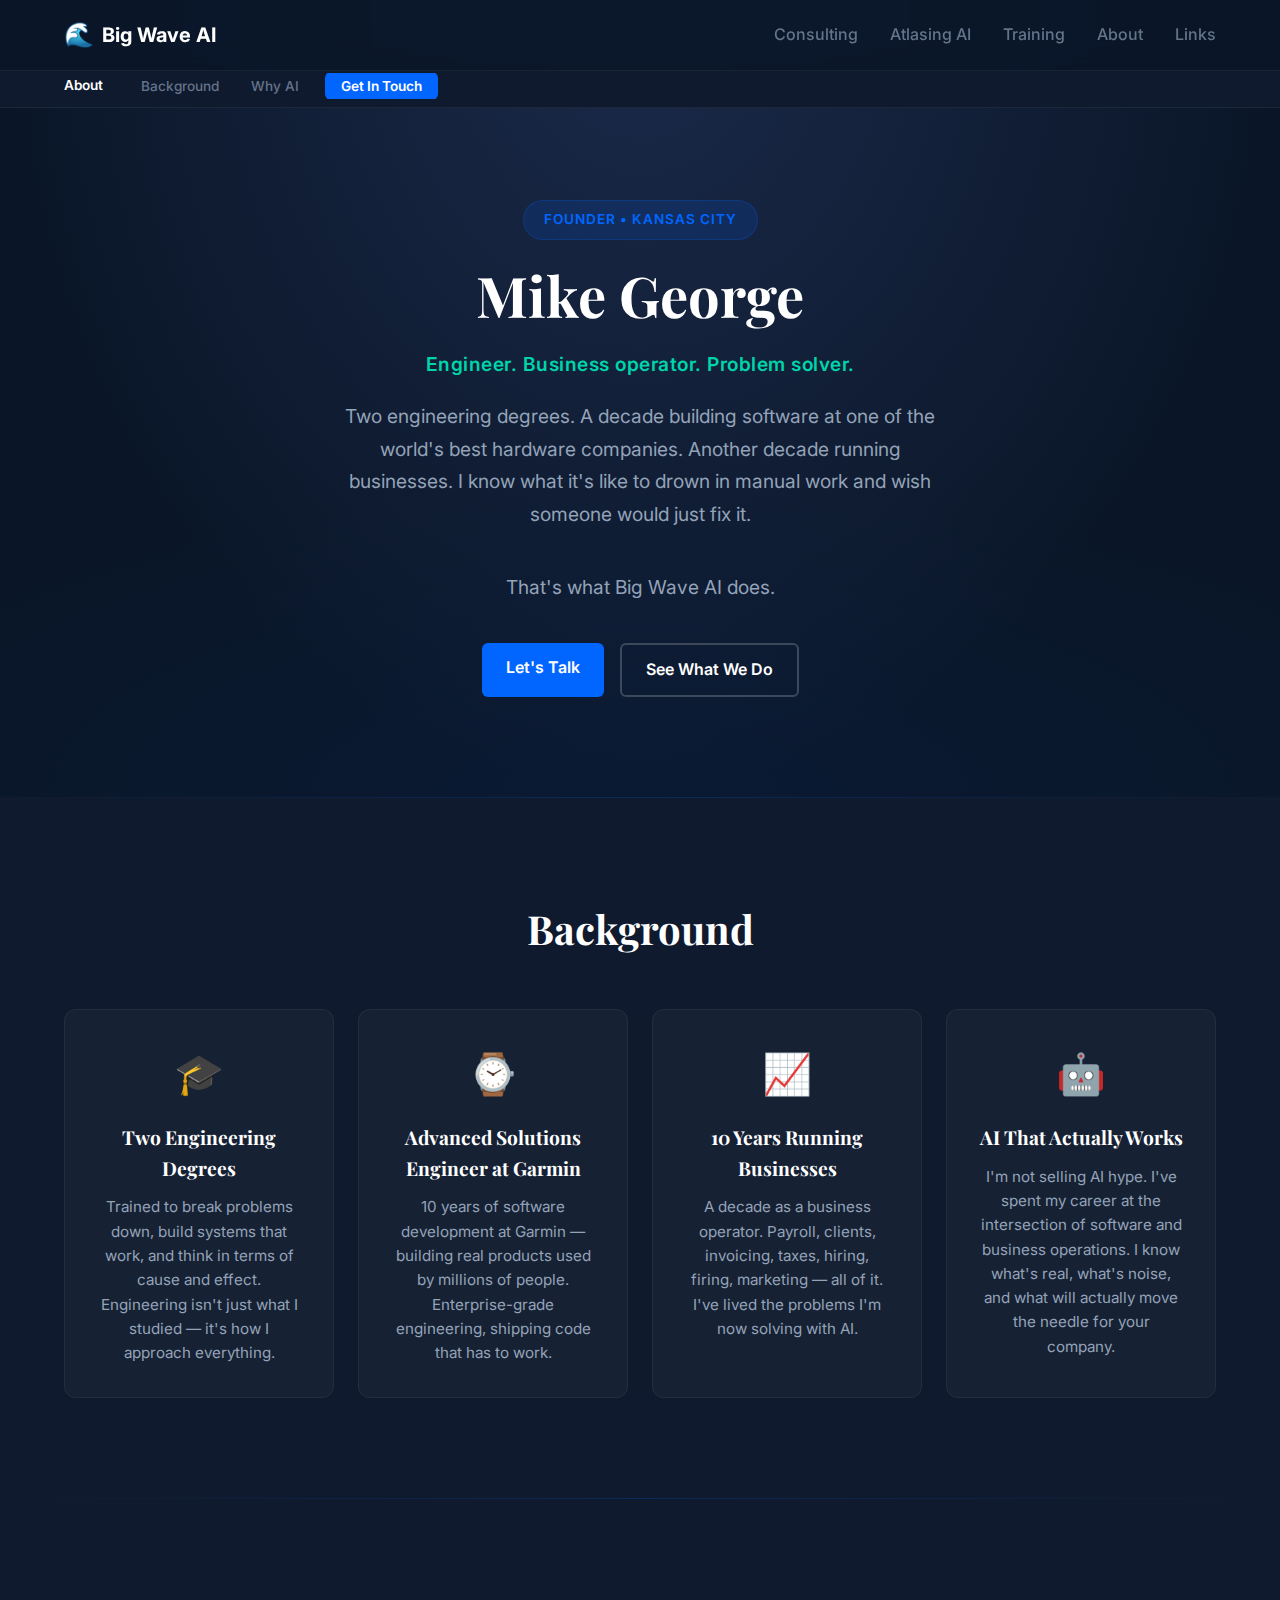
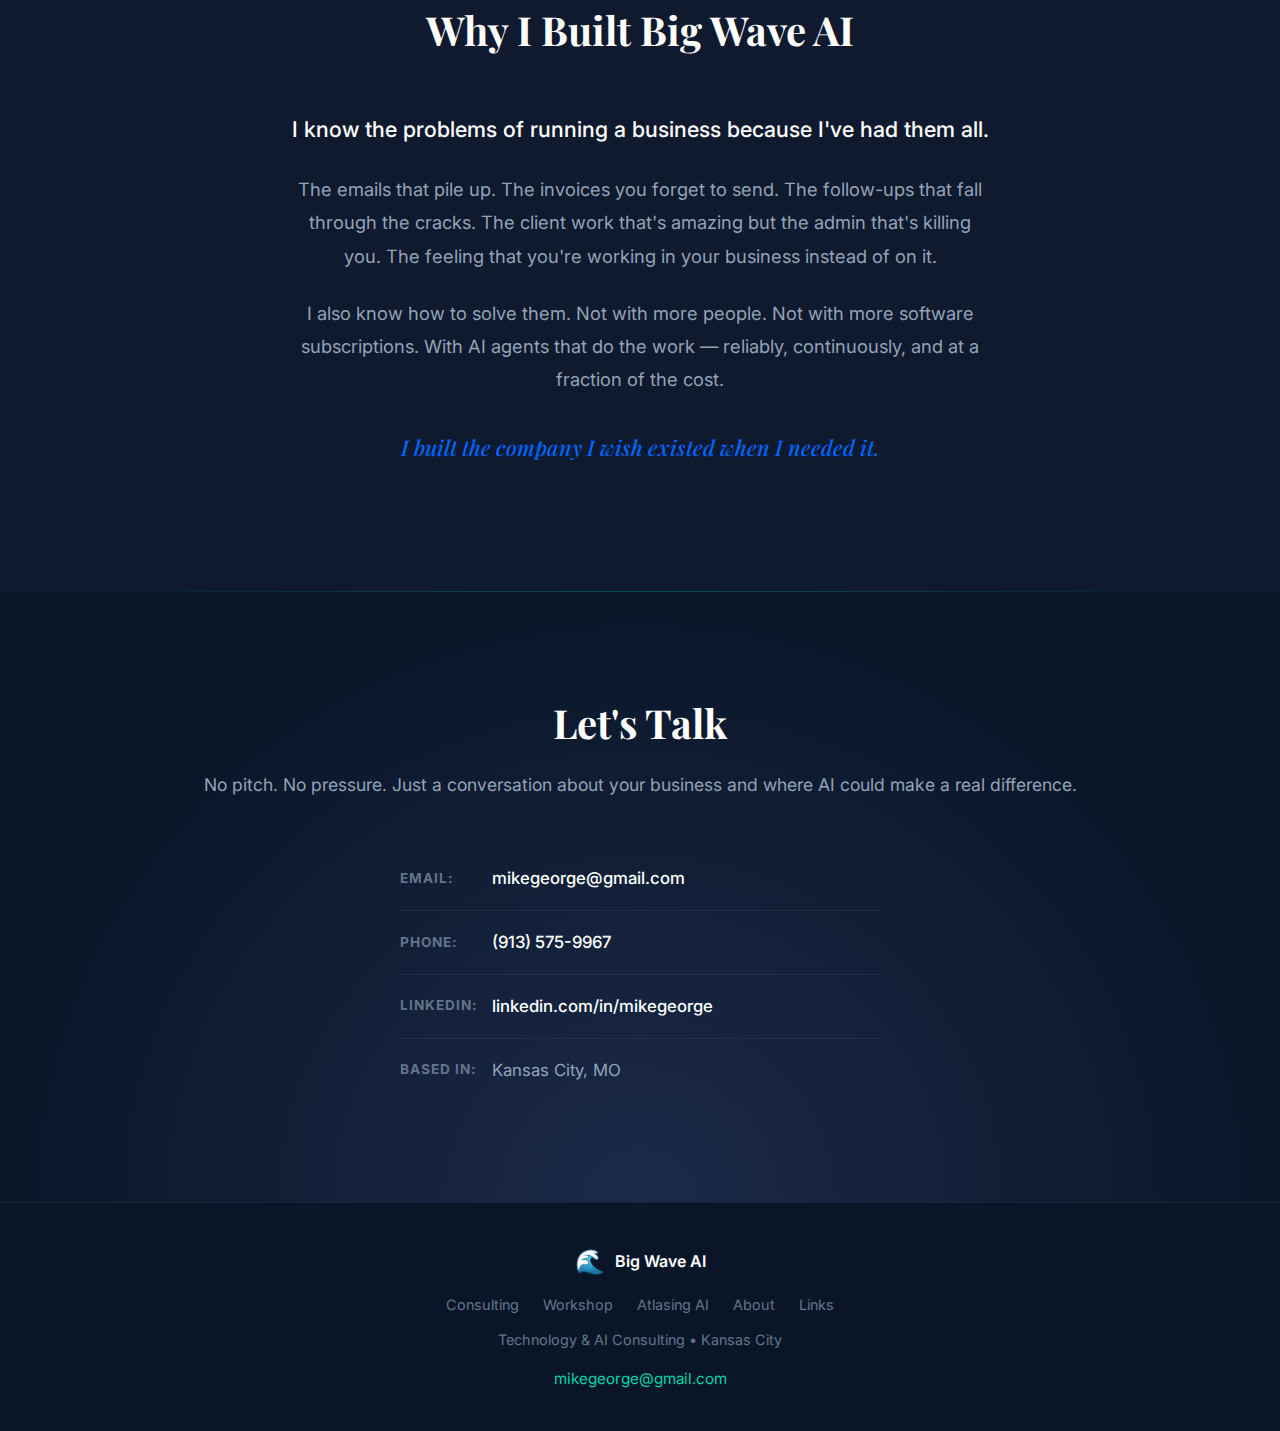
<file: about.html>
<!doctype html>
<html lang="en">
  <head>
    <meta charset="UTF-8" />
    <meta name="viewport" content="width=device-width, initial-scale=1.0" />
    <title>Big Wave AI - About Mike George</title>
    <link rel="stylesheet" href="css/styles.css" />
    <link rel="preconnect" href="https://fonts.googleapis.com" />
    <link rel="preconnect" href="https://fonts.gstatic.com" crossorigin />
    <link
      href="https://fonts.googleapis.com/css2?family=Inter:wght@400;500;600;700&display=swap"
      rel="stylesheet"
    />
  </head>
  <body>
    <header class="header">
      <nav class="nav">
        <div class="logo">
          <a href="/" style="display: flex; align-items: center; gap: 8px; text-decoration: none; color: inherit;">
            <span class="logo-icon">🌊</span>
            <span class="logo-text">Big Wave AI</span>
          </a>
        </div>
        <ul class="nav-links">
          <li><a href="/">Consulting</a></li>
          <li><a href="/atlasing.html">Atlasing AI</a></li>
          <li><a href="/workshop.html">Training</a></li>
          <li><a href="/about.html">About</a></li>
          <li><a href="/links.html">Links</a></li>
        </ul>
      </nav>
    </header>
    <nav class="subnav">
      <div class="subnav-inner">
        <span class="subnav-label">About</span>
        <ul class="subnav-links">
          <li><a href="#background">Background</a></li>
          <li><a href="#why">Why AI</a></li>
          <li><a href="#contact" class="btn-subnav">Get In Touch</a></li>
        </ul>
      </div>
    </nav>

    <main>
      <section class="hero">
        <div class="hero-content">
          <div class="location-badge">Founder &bull; Kansas City</div>
          <h1>
            Mike George
          </h1>
          <p class="hero-tagline">Engineer. Business operator. Problem solver.</p>
          <p class="hero-subtitle">
            Two engineering degrees. A decade building software at one of
            the world's best hardware companies. Another decade running
            businesses. I know what it's like to drown in manual work
            and wish someone would just fix it.
          </p>
          <p class="hero-subtitle">
            That's what Big Wave AI does.
          </p>
          <div class="hero-cta">
            <a href="#contact" class="btn btn-primary">Let's Talk</a>
            <a href="/" class="btn btn-secondary">See What We Do</a>
          </div>
        </div>
      </section>

      <section id="background" class="experience">
        <div class="container">
          <h2>Background</h2>
          <div class="experience-grid">
            <div class="experience-card">
              <div class="experience-icon">🎓</div>
              <h3>Two Engineering Degrees</h3>
              <p>
                Trained to break problems down, build systems that work,
                and think in terms of cause and effect. Engineering
                isn't just what I studied — it's how I approach everything.
              </p>
            </div>
            <div class="experience-card">
              <div class="experience-icon">⌚</div>
              <h3>Advanced Solutions Engineer at Garmin</h3>
              <p>
                10 years of software development at Garmin — building
                real products used by millions of people. Enterprise-grade
                engineering, shipping code that has to work.
              </p>
            </div>
            <div class="experience-card">
              <div class="experience-icon">📈</div>
              <h3>10 Years Running Businesses</h3>
              <p>
                A decade as a business operator. Payroll, clients,
                invoicing, taxes, hiring, firing, marketing — all of it.
                I've lived the problems I'm now solving with AI.
              </p>
            </div>
            <div class="experience-card">
              <div class="experience-icon">🤖</div>
              <h3>AI That Actually Works</h3>
              <p>
                I'm not selling AI hype. I've spent my career at the
                intersection of software and business operations. I know
                what's real, what's noise, and what will actually move
                the needle for your company.
              </p>
            </div>
          </div>
        </div>
      </section>

      <section id="why" class="transformation">
        <div class="container">
          <h2>Why I Built Big Wave AI</h2>
          <div class="transformation-content">
            <p class="transformation-lead">
              I know the problems of running a business because I've had them all.
            </p>
            <p>
              The emails that pile up. The invoices you forget to send.
              The follow-ups that fall through the cracks. The client
              work that's amazing but the admin that's killing you.
              The feeling that you're working in your business instead
              of on it.
            </p>
            <p>
              I also know how to solve them. Not with more people.
              Not with more software subscriptions. With AI agents
              that do the work — reliably, continuously, and at a
              fraction of the cost.
            </p>
            <p class="transformation-emphasis">
              I built the company I wish existed when I needed it.
            </p>
          </div>
        </div>
      </section>

      <section id="contact" class="cta-section">
        <div class="container">
          <h2>Let's Talk</h2>
          <p>
            No pitch. No pressure. Just a conversation about your
            business and where AI could make a real difference.
          </p>

          <div class="contact-methods" style="margin-top: 32px;">
            <div class="format-details">
              <div class="format-item">
                <strong>Email:</strong>
                <a href="mailto:mikegeorge@gmail.com" style="color: var(--color-primary);">mikegeorge@gmail.com</a>
              </div>
              <div class="format-item">
                <strong>Phone:</strong>
                <a href="tel:+19135759967" style="color: var(--color-primary);">(913) 575-9967</a>
              </div>
              <div class="format-item">
                <strong>LinkedIn:</strong>
                <a href="https://www.linkedin.com/in/mikegeorge" target="_blank" style="color: var(--color-primary);">linkedin.com/in/mikegeorge</a>
              </div>
              <div class="format-item">
                <strong>Based in:</strong> Kansas City, MO
              </div>
            </div>
          </div>
        </div>
      </section>
    </main>

    <footer class="footer">
      <div class="container">
        <div class="footer-content">
          <div class="footer-brand">
            <span class="logo-icon">🌊</span>
            <span class="logo-text">Big Wave AI</span>
          </div>
          <div class="footer-links">
            <a href="/">Consulting</a>
            <a href="/workshop.html">Workshop</a>
            <a href="/atlasing.html">Atlasing AI</a>
            <a href="/about.html">About</a>
            <a href="/links.html">Links</a>
          </div>
          <p class="footer-tagline">Technology & AI Consulting &bull; Kansas City</p>
          <a href="mailto:mikegeorge@gmail.com" class="footer-email">mikegeorge@gmail.com</a>
        </div>
      </div>
    </footer>
  </body>
</html>
</file>
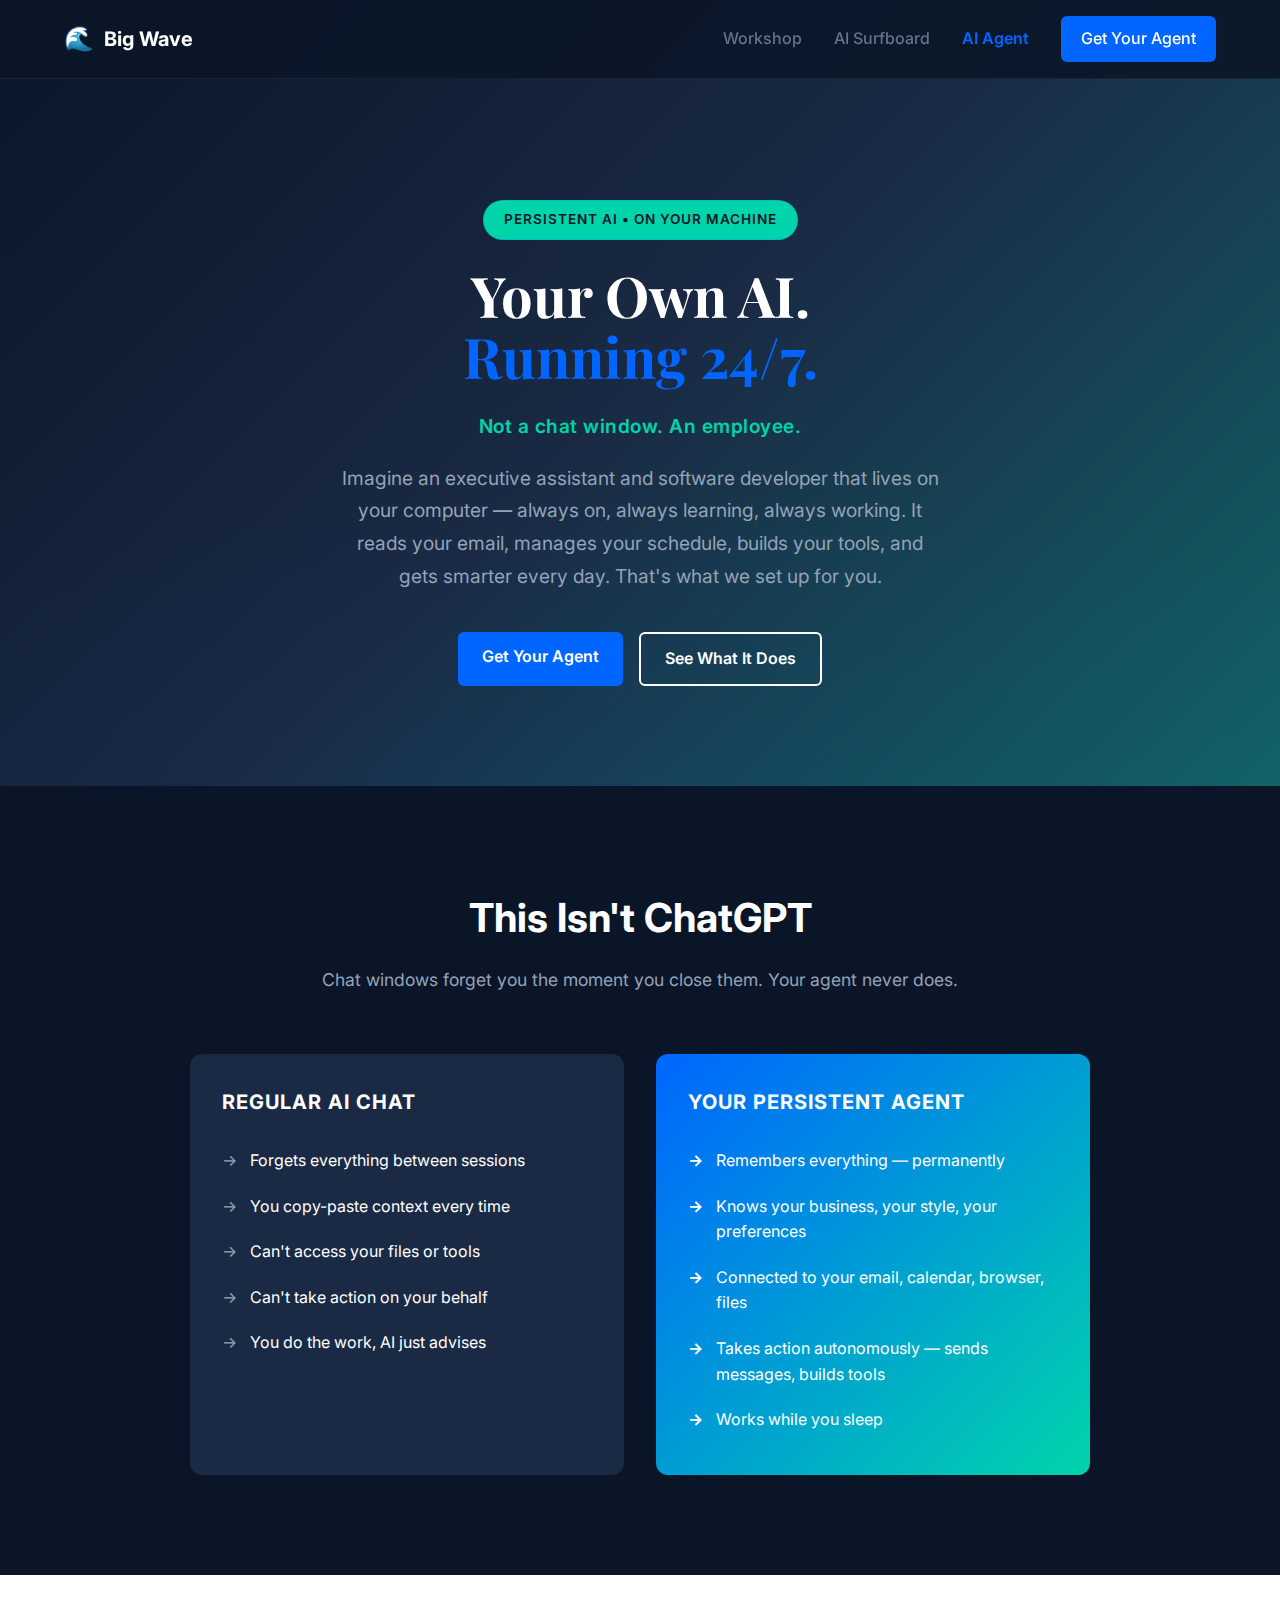
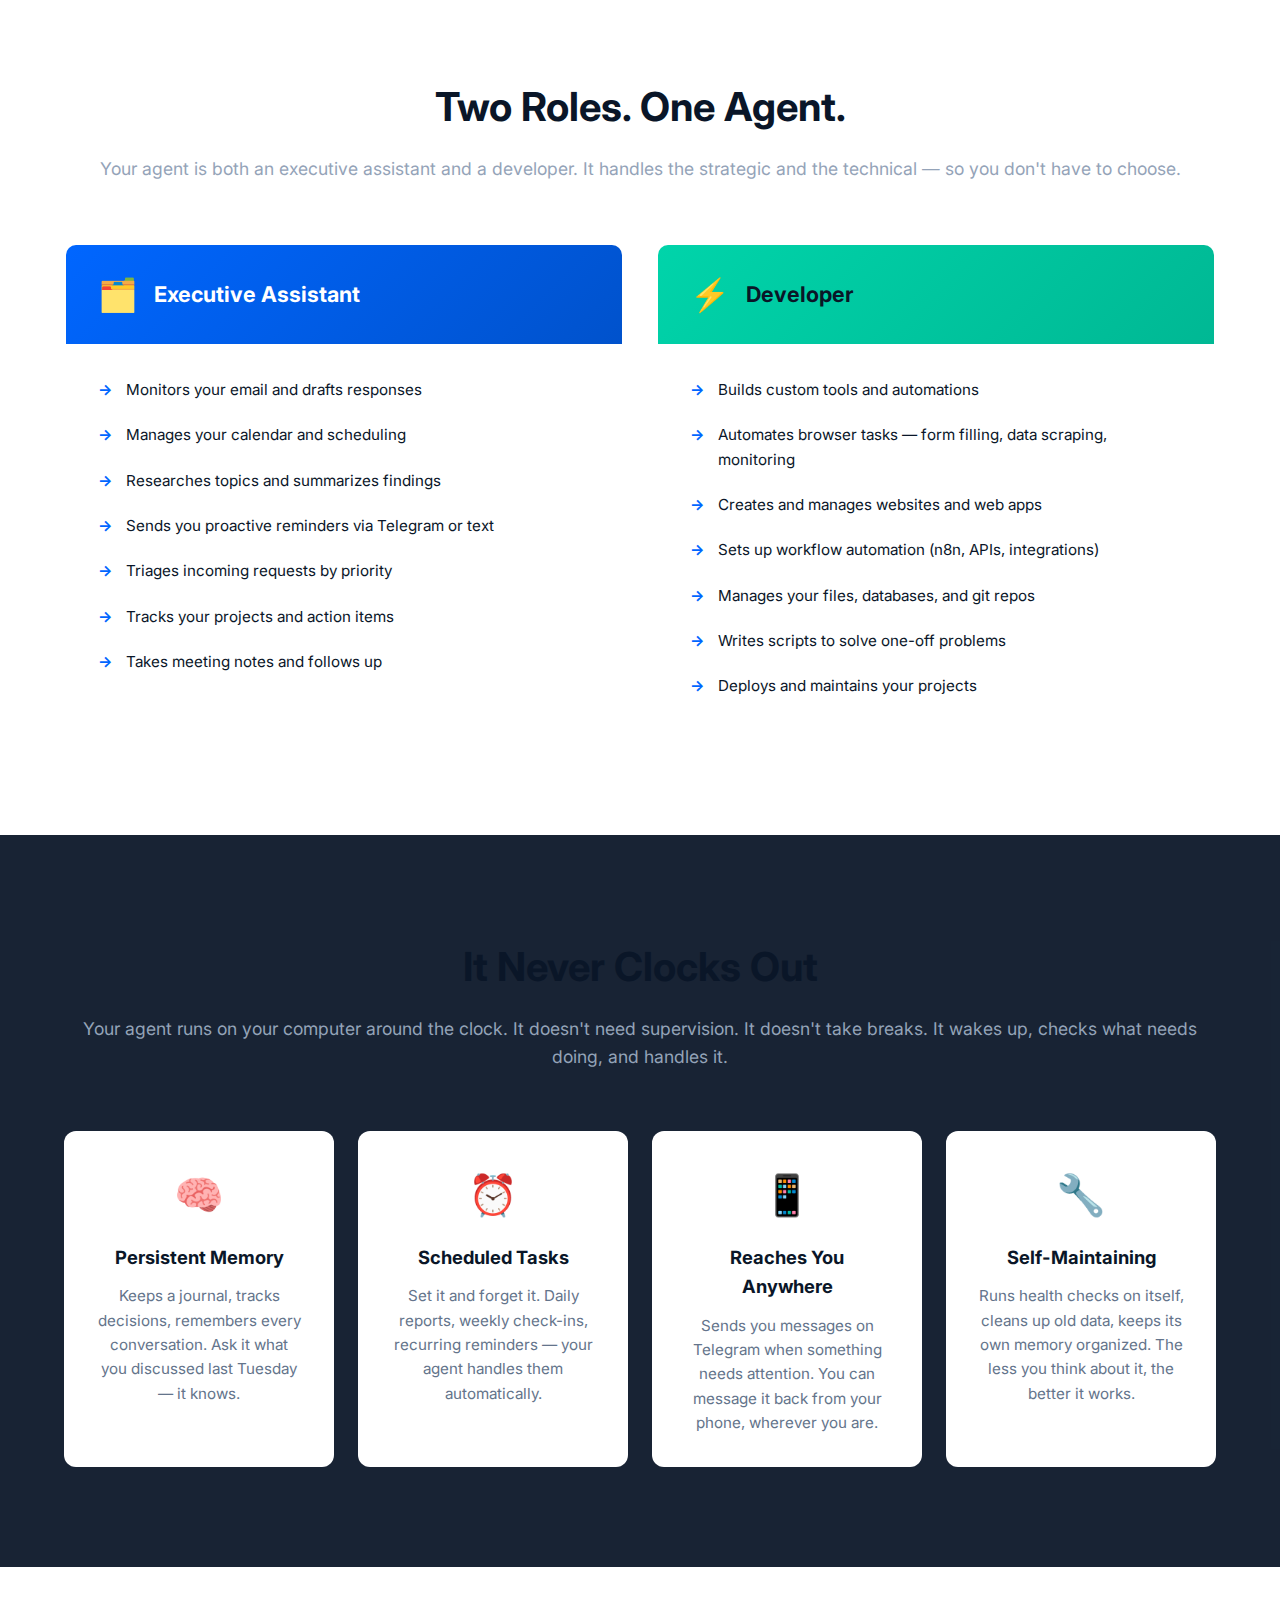
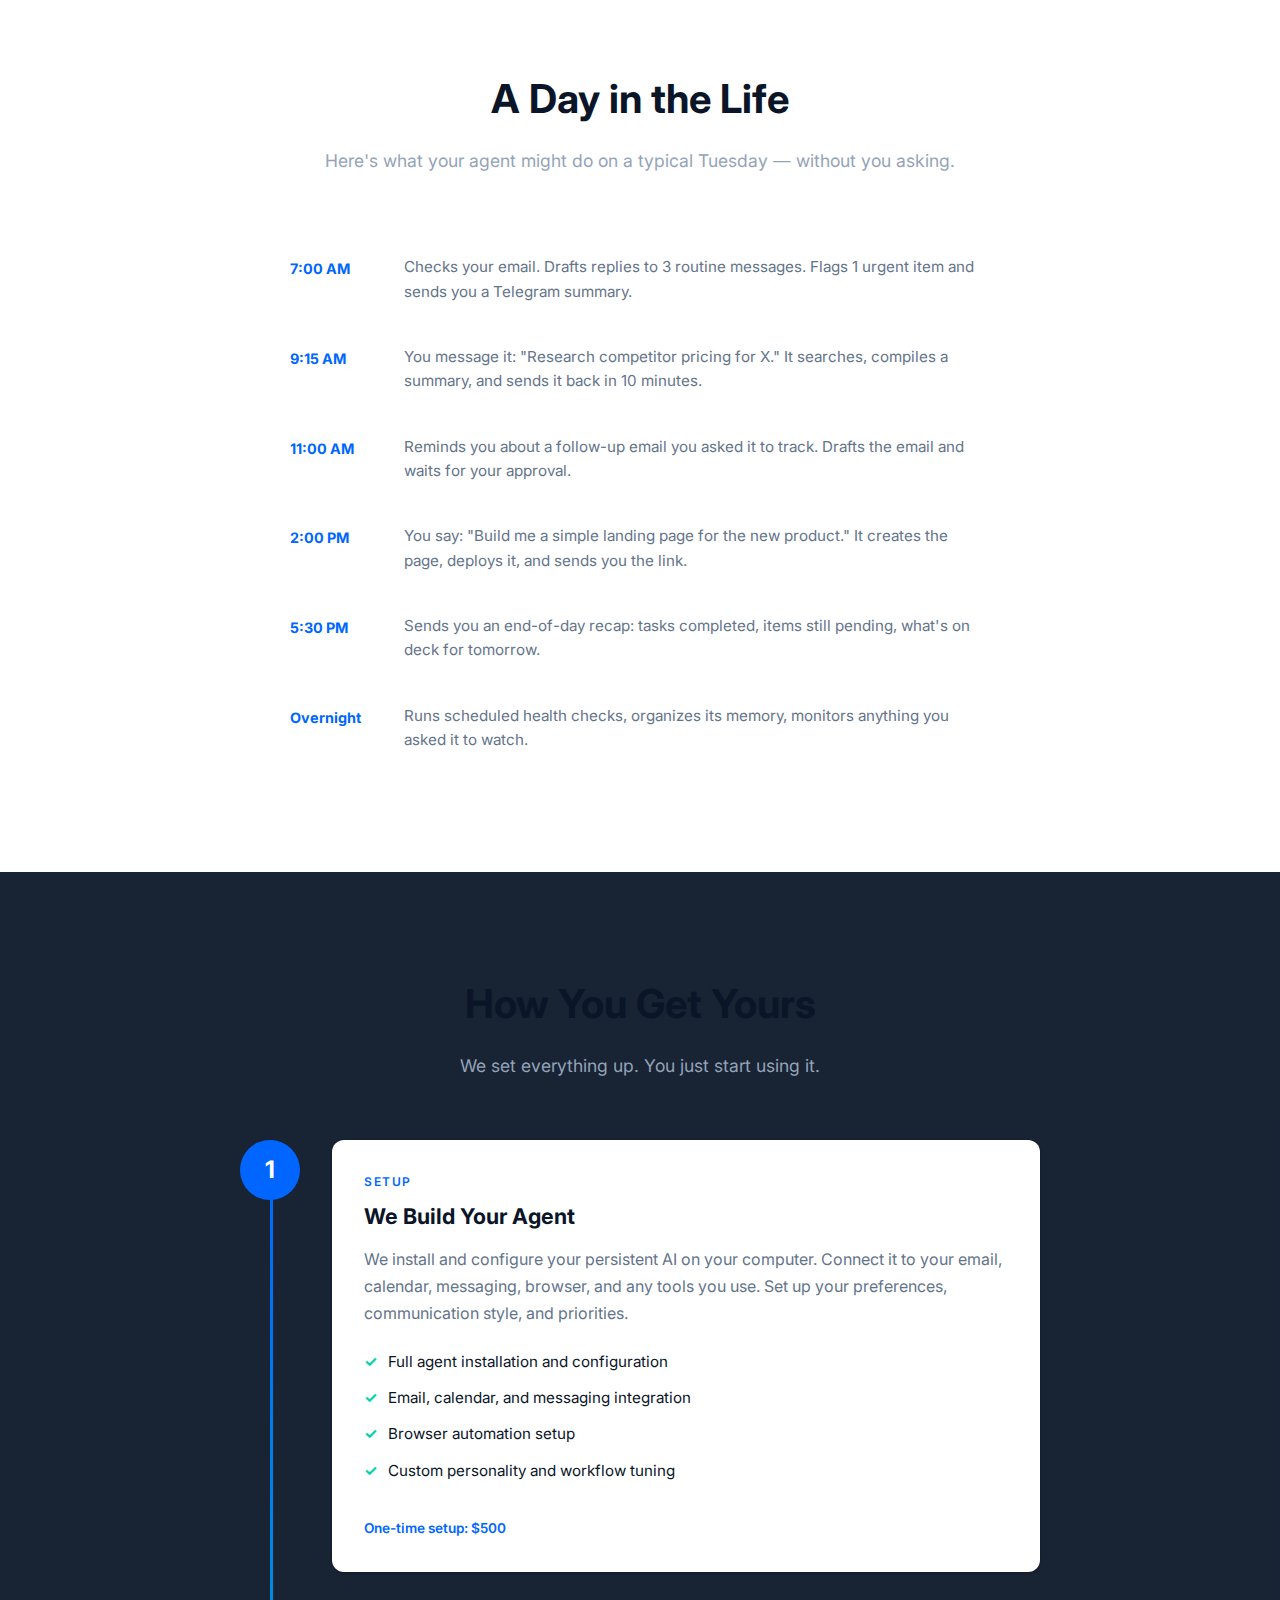
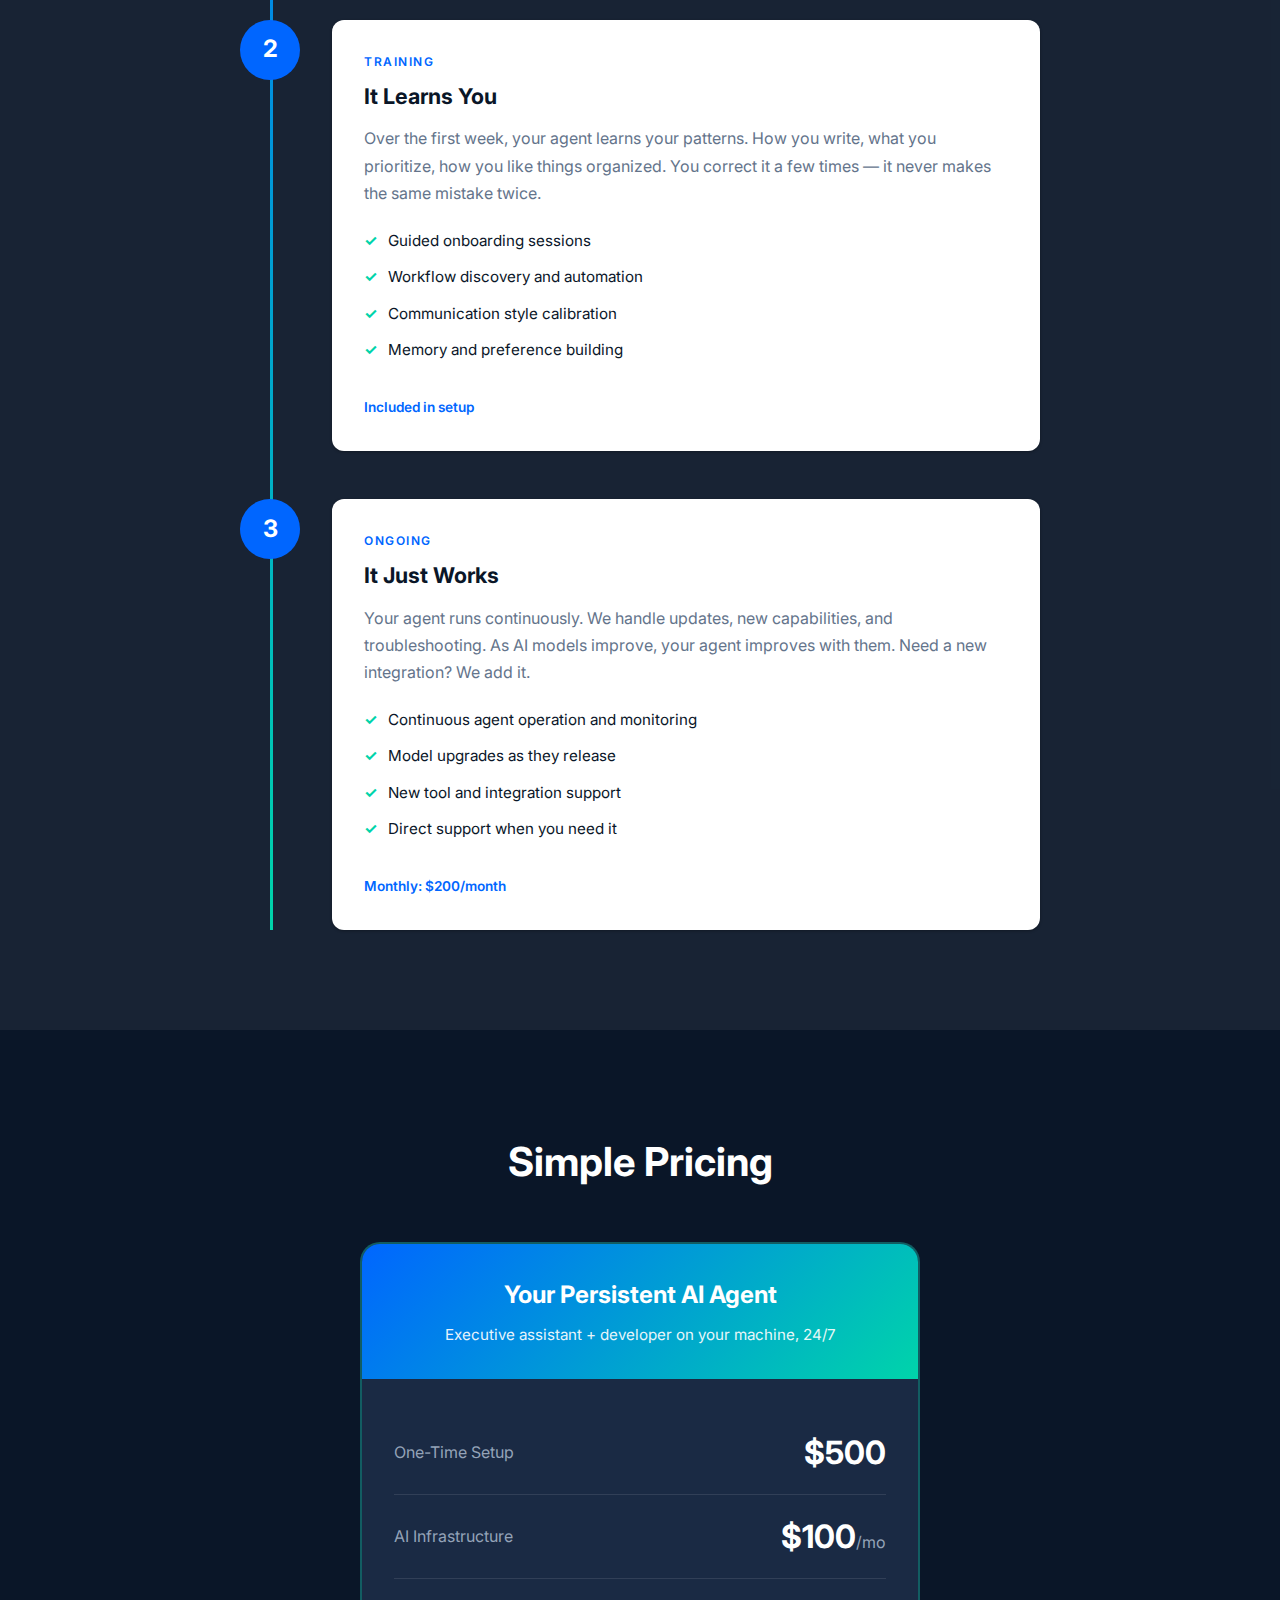
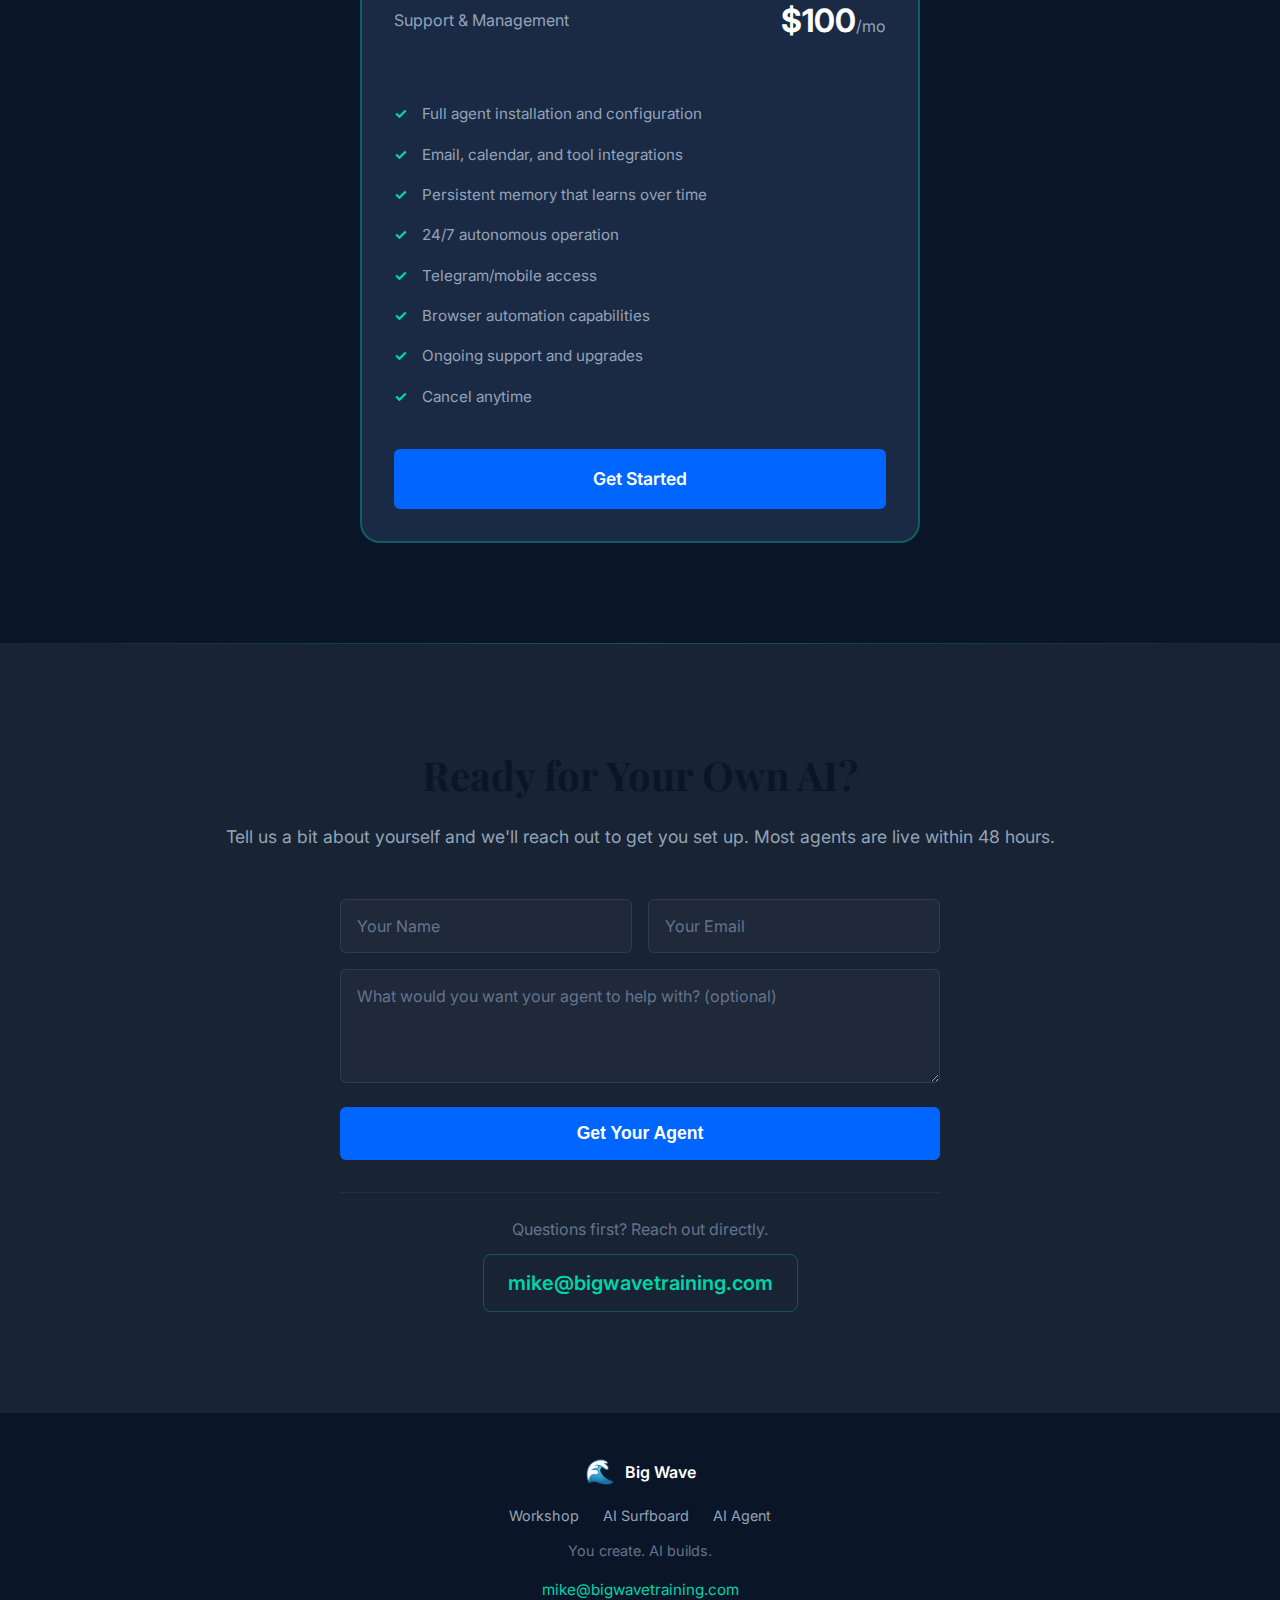
<file: agent.html>
<!doctype html>
<html lang="en">
  <head>
    <meta charset="UTF-8" />
    <meta name="viewport" content="width=device-width, initial-scale=1.0" />
    <title>Big Wave - AI Agent | Your Own Persistent AI on Your Computer</title>
    <link rel="stylesheet" href="css/styles.css?v=3" />
    <link rel="stylesheet" href="css/surfboard.css" />
    <link rel="stylesheet" href="css/agent.css" />
    <link rel="preconnect" href="https://fonts.googleapis.com" />
    <link rel="preconnect" href="https://fonts.gstatic.com" crossorigin />
    <link
      href="https://fonts.googleapis.com/css2?family=Inter:wght@400;500;600;700&display=swap"
      rel="stylesheet"
    />
  </head>
  <body>
    <header class="header">
      <nav class="nav">
        <div class="logo">
          <a href="/" style="display:flex;align-items:center;gap:10px;text-decoration:none;color:inherit;">
            <span class="logo-icon">🌊</span>
            <span class="logo-text">Big Wave</span>
          </a>
        </div>
        <ul class="nav-links">
          <li><a href="/">Workshop</a></li>
          <li><a href="/surfboard">AI Surfboard</a></li>
          <li><a href="/agent" class="nav-active">AI Agent</a></li>
          <li><a href="#contact" class="btn btn-nav">Get Your Agent</a></li>
        </ul>
      </nav>
    </header>

    <main>
      <section class="hero agent-hero">
        <div class="hero-content">
          <div class="location-badge agent-badge">Persistent AI • On Your Machine</div>
          <h1>
            Your Own AI.<br /><span class="highlight">Running 24/7.</span>
          </h1>
          <p class="hero-tagline">Not a chat window. An employee.</p>
          <p class="hero-subtitle">
            Imagine an executive assistant and software developer that lives on your
            computer — always on, always learning, always working. It reads your email,
            manages your schedule, builds your tools, and gets smarter every day.
            That's what we set up for you.
          </p>
          <div class="hero-cta">
            <a href="#contact" class="btn btn-primary">Get Your Agent</a>
            <a href="#capabilities" class="btn btn-secondary">See What It Does</a>
          </div>
        </div>
      </section>

      <section class="agent-difference">
        <div class="container">
          <h2>This Isn't ChatGPT</h2>
          <p class="section-subtitle">
            Chat windows forget you the moment you close them. Your agent never does.
          </p>
          <div class="diff-grid">
            <div class="diff-card them">
              <h3>Regular AI Chat</h3>
              <ul>
                <li>Forgets everything between sessions</li>
                <li>You copy-paste context every time</li>
                <li>Can't access your files or tools</li>
                <li>Can't take action on your behalf</li>
                <li>You do the work, AI just advises</li>
              </ul>
            </div>
            <div class="diff-card us">
              <h3>Your Persistent Agent</h3>
              <ul>
                <li>Remembers everything — permanently</li>
                <li>Knows your business, your style, your preferences</li>
                <li>Connected to your email, calendar, browser, files</li>
                <li>Takes action autonomously — sends messages, builds tools</li>
                <li>Works while you sleep</li>
              </ul>
            </div>
          </div>
        </div>
      </section>

      <section id="capabilities" class="agent-capabilities">
        <div class="container">
          <h2>Two Roles. One Agent.</h2>
          <p class="section-subtitle">
            Your agent is both an executive assistant and a developer.
            It handles the strategic and the technical — so you don't have to choose.
          </p>
          <div class="roles-grid">
            <div class="role-card">
              <div class="role-header ea-header">
                <div class="role-icon">🗂️</div>
                <h3>Executive Assistant</h3>
              </div>
              <ul class="role-list">
                <li>Monitors your email and drafts responses</li>
                <li>Manages your calendar and scheduling</li>
                <li>Researches topics and summarizes findings</li>
                <li>Sends you proactive reminders via Telegram or text</li>
                <li>Triages incoming requests by priority</li>
                <li>Tracks your projects and action items</li>
                <li>Takes meeting notes and follows up</li>
              </ul>
            </div>
            <div class="role-card">
              <div class="role-header dev-header">
                <div class="role-icon">⚡</div>
                <h3>Developer</h3>
              </div>
              <ul class="role-list">
                <li>Builds custom tools and automations</li>
                <li>Automates browser tasks — form filling, data scraping, monitoring</li>
                <li>Creates and manages websites and web apps</li>
                <li>Sets up workflow automation (n8n, APIs, integrations)</li>
                <li>Manages your files, databases, and git repos</li>
                <li>Writes scripts to solve one-off problems</li>
                <li>Deploys and maintains your projects</li>
              </ul>
            </div>
          </div>
        </div>
      </section>

      <section class="agent-always-on">
        <div class="container">
          <h2>It Never Clocks Out</h2>
          <p class="section-subtitle">
            Your agent runs on your computer around the clock. It doesn't need
            supervision. It doesn't take breaks. It wakes up, checks what needs
            doing, and handles it.
          </p>
          <div class="always-on-grid">
            <div class="on-card">
              <div class="on-icon">🧠</div>
              <h3>Persistent Memory</h3>
              <p>Keeps a journal, tracks decisions, remembers every conversation.
                 Ask it what you discussed last Tuesday — it knows.</p>
            </div>
            <div class="on-card">
              <div class="on-icon">⏰</div>
              <h3>Scheduled Tasks</h3>
              <p>Set it and forget it. Daily reports, weekly check-ins, recurring
                 reminders — your agent handles them automatically.</p>
            </div>
            <div class="on-card">
              <div class="on-icon">📱</div>
              <h3>Reaches You Anywhere</h3>
              <p>Sends you messages on Telegram when something needs attention.
                 You can message it back from your phone, wherever you are.</p>
            </div>
            <div class="on-card">
              <div class="on-icon">🔧</div>
              <h3>Self-Maintaining</h3>
              <p>Runs health checks on itself, cleans up old data, keeps its own
                 memory organized. The less you think about it, the better it works.</p>
            </div>
          </div>
        </div>
      </section>

      <section class="agent-examples">
        <div class="container">
          <h2>A Day in the Life</h2>
          <p class="section-subtitle">
            Here's what your agent might do on a typical Tuesday — without you asking.
          </p>
          <div class="timeline-list">
            <div class="timeline-item">
              <div class="timeline-time">7:00 AM</div>
              <div class="timeline-desc">Checks your email. Drafts replies to 3 routine messages. Flags 1 urgent item and sends you a Telegram summary.</div>
            </div>
            <div class="timeline-item">
              <div class="timeline-time">9:15 AM</div>
              <div class="timeline-desc">You message it: "Research competitor pricing for X." It searches, compiles a summary, and sends it back in 10 minutes.</div>
            </div>
            <div class="timeline-item">
              <div class="timeline-time">11:00 AM</div>
              <div class="timeline-desc">Reminds you about a follow-up email you asked it to track. Drafts the email and waits for your approval.</div>
            </div>
            <div class="timeline-item">
              <div class="timeline-time">2:00 PM</div>
              <div class="timeline-desc">You say: "Build me a simple landing page for the new product." It creates the page, deploys it, and sends you the link.</div>
            </div>
            <div class="timeline-item">
              <div class="timeline-time">5:30 PM</div>
              <div class="timeline-desc">Sends you an end-of-day recap: tasks completed, items still pending, what's on deck for tomorrow.</div>
            </div>
            <div class="timeline-item">
              <div class="timeline-time">Overnight</div>
              <div class="timeline-desc">Runs scheduled health checks, organizes its memory, monitors anything you asked it to watch.</div>
            </div>
          </div>
        </div>
      </section>

      <section id="how-it-works" class="surfboard-process agent-process">
        <div class="container">
          <h2>How You Get Yours</h2>
          <p class="section-subtitle">
            We set everything up. You just start using it.
          </p>
          <div class="process-timeline">
            <div class="process-phase">
              <div class="phase-number">1</div>
              <div class="phase-content">
                <div class="phase-label">Setup</div>
                <h3>We Build Your Agent</h3>
                <p>We install and configure your persistent AI on your computer.
                   Connect it to your email, calendar, messaging, browser, and any
                   tools you use. Set up your preferences, communication style, and priorities.</p>
                <ul class="phase-deliverables">
                  <li>Full agent installation and configuration</li>
                  <li>Email, calendar, and messaging integration</li>
                  <li>Browser automation setup</li>
                  <li>Custom personality and workflow tuning</li>
                </ul>
                <div class="phase-time">One-time setup: $500</div>
              </div>
            </div>

            <div class="process-phase">
              <div class="phase-number">2</div>
              <div class="phase-content">
                <div class="phase-label">Training</div>
                <h3>It Learns You</h3>
                <p>Over the first week, your agent learns your patterns. How you
                   write, what you prioritize, how you like things organized. You
                   correct it a few times — it never makes the same mistake twice.</p>
                <ul class="phase-deliverables">
                  <li>Guided onboarding sessions</li>
                  <li>Workflow discovery and automation</li>
                  <li>Communication style calibration</li>
                  <li>Memory and preference building</li>
                </ul>
                <div class="phase-time">Included in setup</div>
              </div>
            </div>

            <div class="process-phase">
              <div class="phase-number">3</div>
              <div class="phase-content">
                <div class="phase-label">Ongoing</div>
                <h3>It Just Works</h3>
                <p>Your agent runs continuously. We handle updates, new capabilities,
                   and troubleshooting. As AI models improve, your agent improves with
                   them. Need a new integration? We add it.</p>
                <ul class="phase-deliverables">
                  <li>Continuous agent operation and monitoring</li>
                  <li>Model upgrades as they release</li>
                  <li>New tool and integration support</li>
                  <li>Direct support when you need it</li>
                </ul>
                <div class="phase-time">Monthly: $200/month</div>
              </div>
            </div>
          </div>
        </div>
      </section>

      <section class="agent-pricing">
        <div class="container">
          <h2>Simple Pricing</h2>
          <div class="pricing-card">
            <div class="pricing-header">
              <h3>Your Persistent AI Agent</h3>
              <p>Executive assistant + developer on your machine, 24/7</p>
            </div>
            <div class="pricing-body">
              <div class="price-row">
                <span class="price-label">One-Time Setup</span>
                <span class="price-amount">$500</span>
              </div>
              <div class="price-divider"></div>
              <div class="price-row">
                <span class="price-label">AI Infrastructure</span>
                <span class="price-amount">$100<span class="price-period">/mo</span></span>
              </div>
              <div class="price-divider"></div>
              <div class="price-row">
                <span class="price-label">Support &amp; Management</span>
                <span class="price-amount">$100<span class="price-period">/mo</span></span>
              </div>
            </div>
            <div class="pricing-features">
              <ul>
                <li>Full agent installation and configuration</li>
                <li>Email, calendar, and tool integrations</li>
                <li>Persistent memory that learns over time</li>
                <li>24/7 autonomous operation</li>
                <li>Telegram/mobile access</li>
                <li>Browser automation capabilities</li>
                <li>Ongoing support and upgrades</li>
                <li>Cancel anytime</li>
              </ul>
            </div>
            <a href="#contact" class="btn btn-primary btn-large">Get Started</a>
          </div>
        </div>
      </section>

      <section id="contact" class="cta-section surfboard-cta agent-cta">
        <div class="container">
          <h2>Ready for Your Own AI?</h2>
          <p>
            Tell us a bit about yourself and we'll reach out to get you set up.
            Most agents are live within 48 hours.
          </p>

          <form class="contact-form" id="agent-form">
            <div class="form-row">
              <input type="text" name="name" placeholder="Your Name" required />
              <input type="email" name="email" placeholder="Your Email" required />
            </div>
            <textarea name="message" rows="4" placeholder="What would you want your agent to help with? (optional)"></textarea>
            <button type="submit" class="btn btn-primary btn-large" id="agent-submit">
              Get Your Agent
            </button>
            <div id="agent-message" class="form-message" style="display: none"></div>

            <div class="contact-alternative">
              <p>Questions first? Reach out directly.</p>
              <a href="mailto:mike@bigwavetraining.com" class="contact-email">mike@bigwavetraining.com</a>
            </div>
          </form>
        </div>
      </section>
    </main>

    <footer class="footer">
      <div class="container">
        <div class="footer-content">
          <div class="footer-brand">
            <span class="logo-icon">🌊</span>
            <span class="logo-text">Big Wave</span>
          </div>
          <div class="footer-links">
            <a href="/">Workshop</a>
            <a href="/surfboard">AI Surfboard</a>
            <a href="/agent">AI Agent</a>
          </div>
          <p class="footer-tagline">You create. AI builds.</p>
          <a href="mailto:mike@bigwavetraining.com" class="footer-email">mike@bigwavetraining.com</a>
        </div>
      </div>
    </footer>

    <script>
      document.getElementById('agent-form').addEventListener('submit', async function(e) {
        e.preventDefault();

        const form = e.target;
        const submitBtn = document.getElementById('agent-submit');
        const messageDiv = document.getElementById('agent-message');

        const formData = new FormData(form);
        const data = {
          name: formData.get('name'),
          email: formData.get('email'),
          message: formData.get('message'),
          type: 'agent-inquiry'
        };

        submitBtn.disabled = true;
        submitBtn.textContent = 'Sending...';
        messageDiv.style.display = 'none';

        try {
          const response = await fetch('https://n8n.bigwavetraining.com/webhook/surfboard-inquiry', {
            method: 'POST',
            headers: { 'Content-Type': 'application/json' },
            body: JSON.stringify(data)
          });

          if (response.ok) {
            messageDiv.textContent = "We'll be in touch within 24 hours to get your agent set up.";
            messageDiv.className = 'form-message success';
            messageDiv.style.display = 'block';
            form.reset();
          } else {
            throw new Error('Server error');
          }
        } catch (error) {
          messageDiv.innerHTML = 'Something went wrong. Please email us directly at <a href="mailto:mike@bigwavetraining.com" style="color:#00d4aa;">mike@bigwavetraining.com</a>';
          messageDiv.className = 'form-message error';
          messageDiv.style.display = 'block';
        }

        submitBtn.disabled = false;
        submitBtn.textContent = 'Get Your Agent';
      });
    </script>
  </body>
</html>
</file>
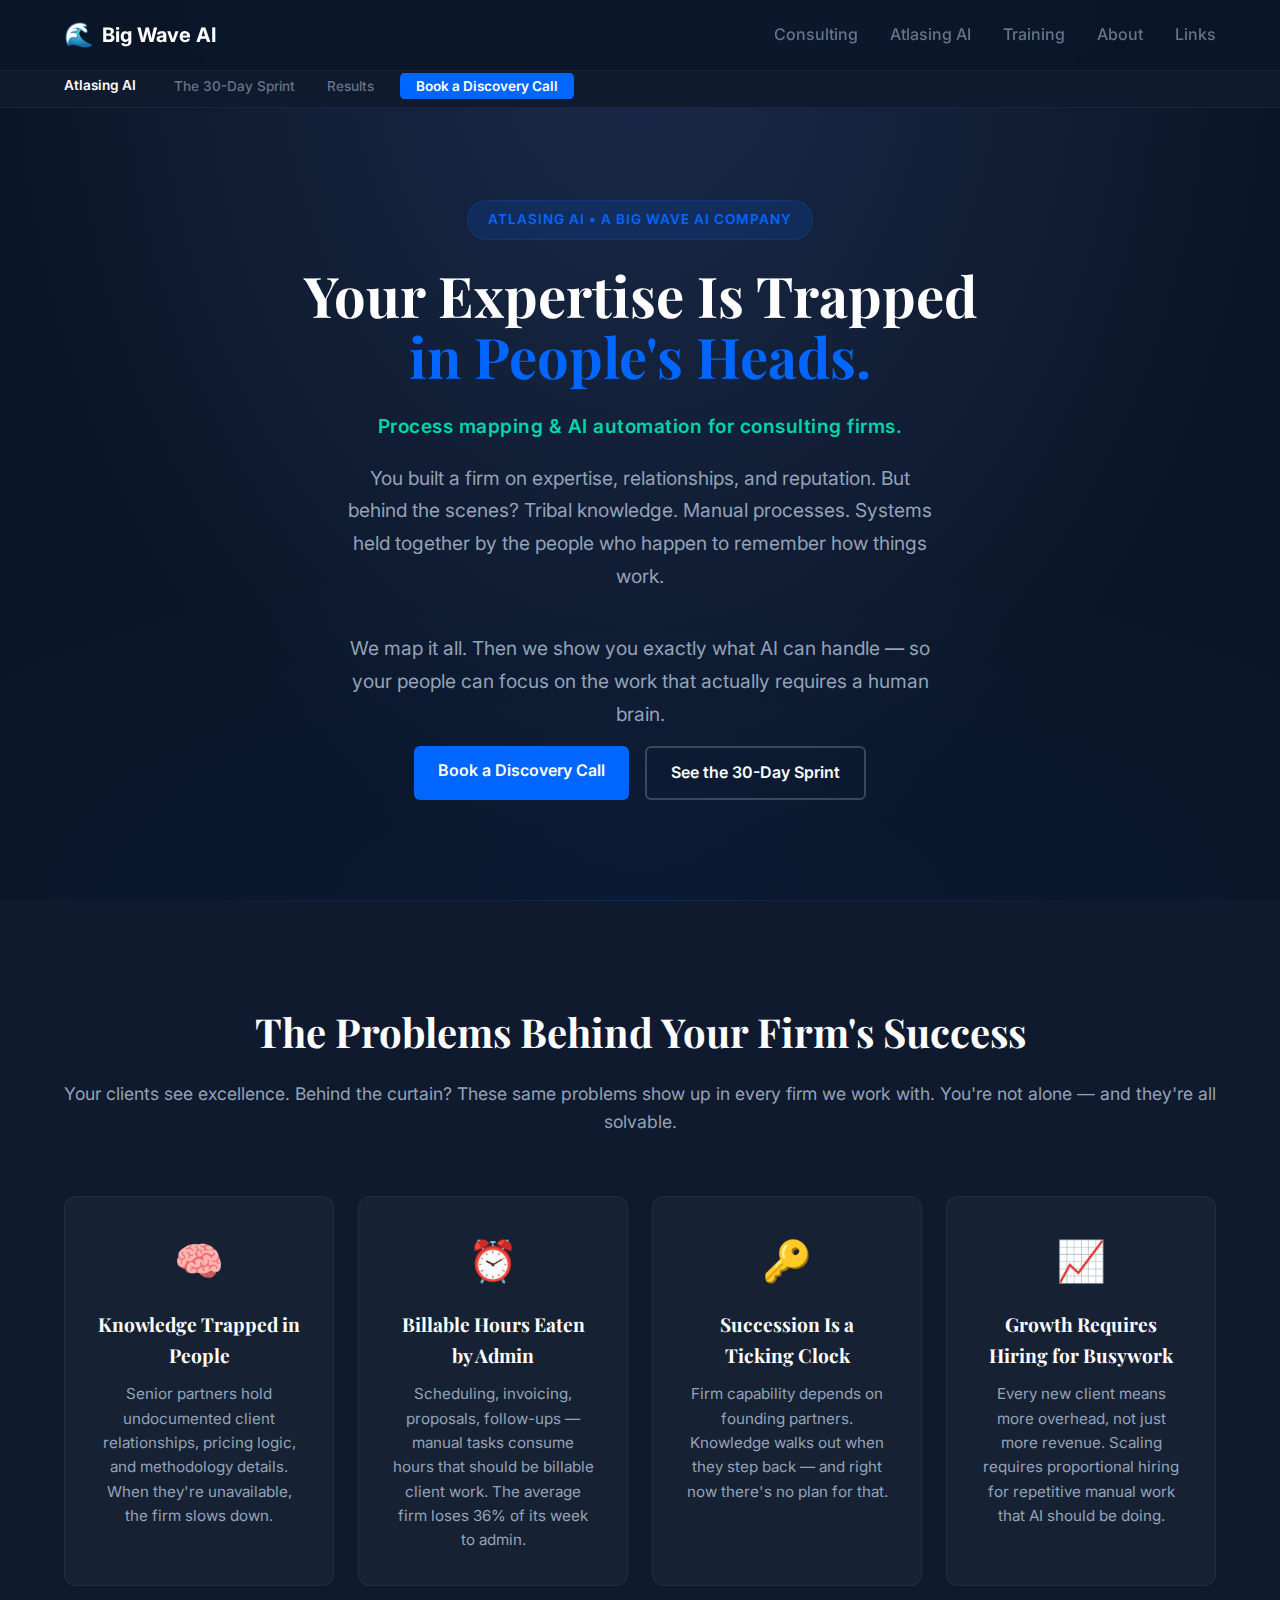
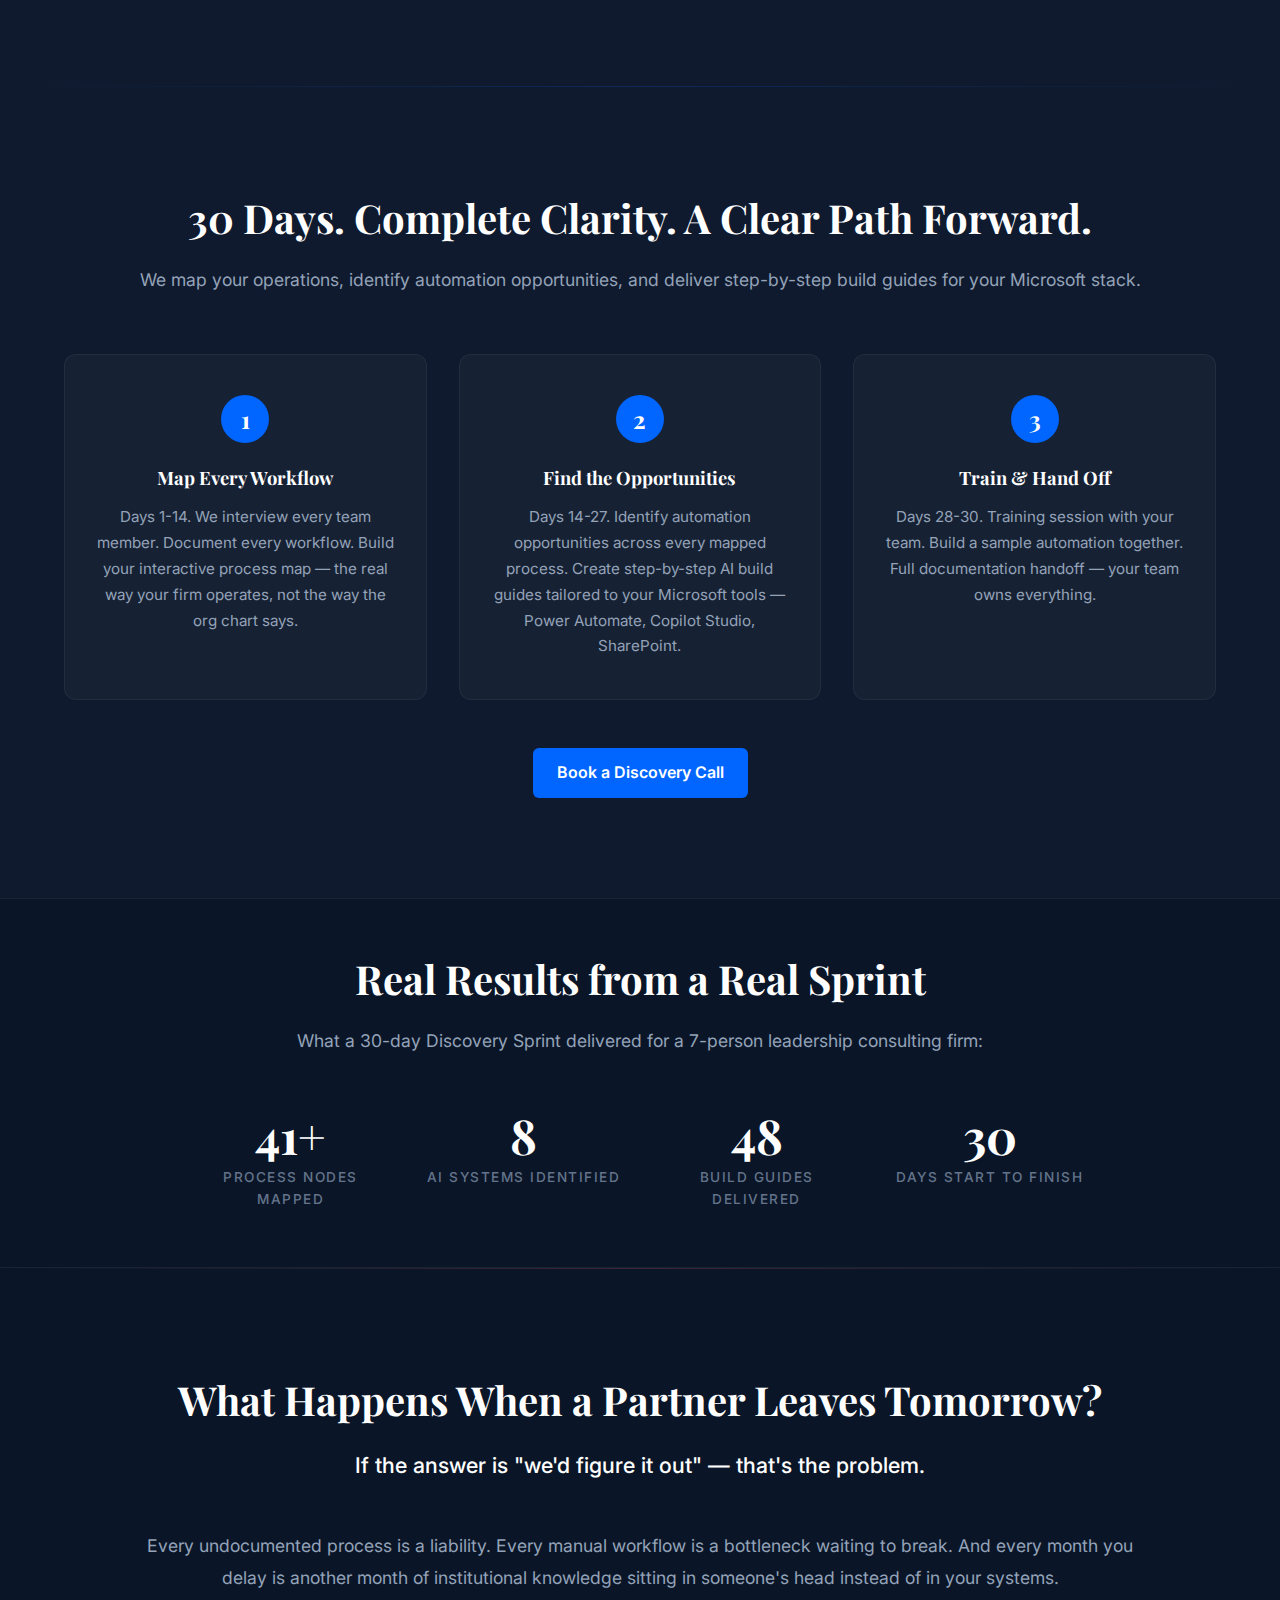
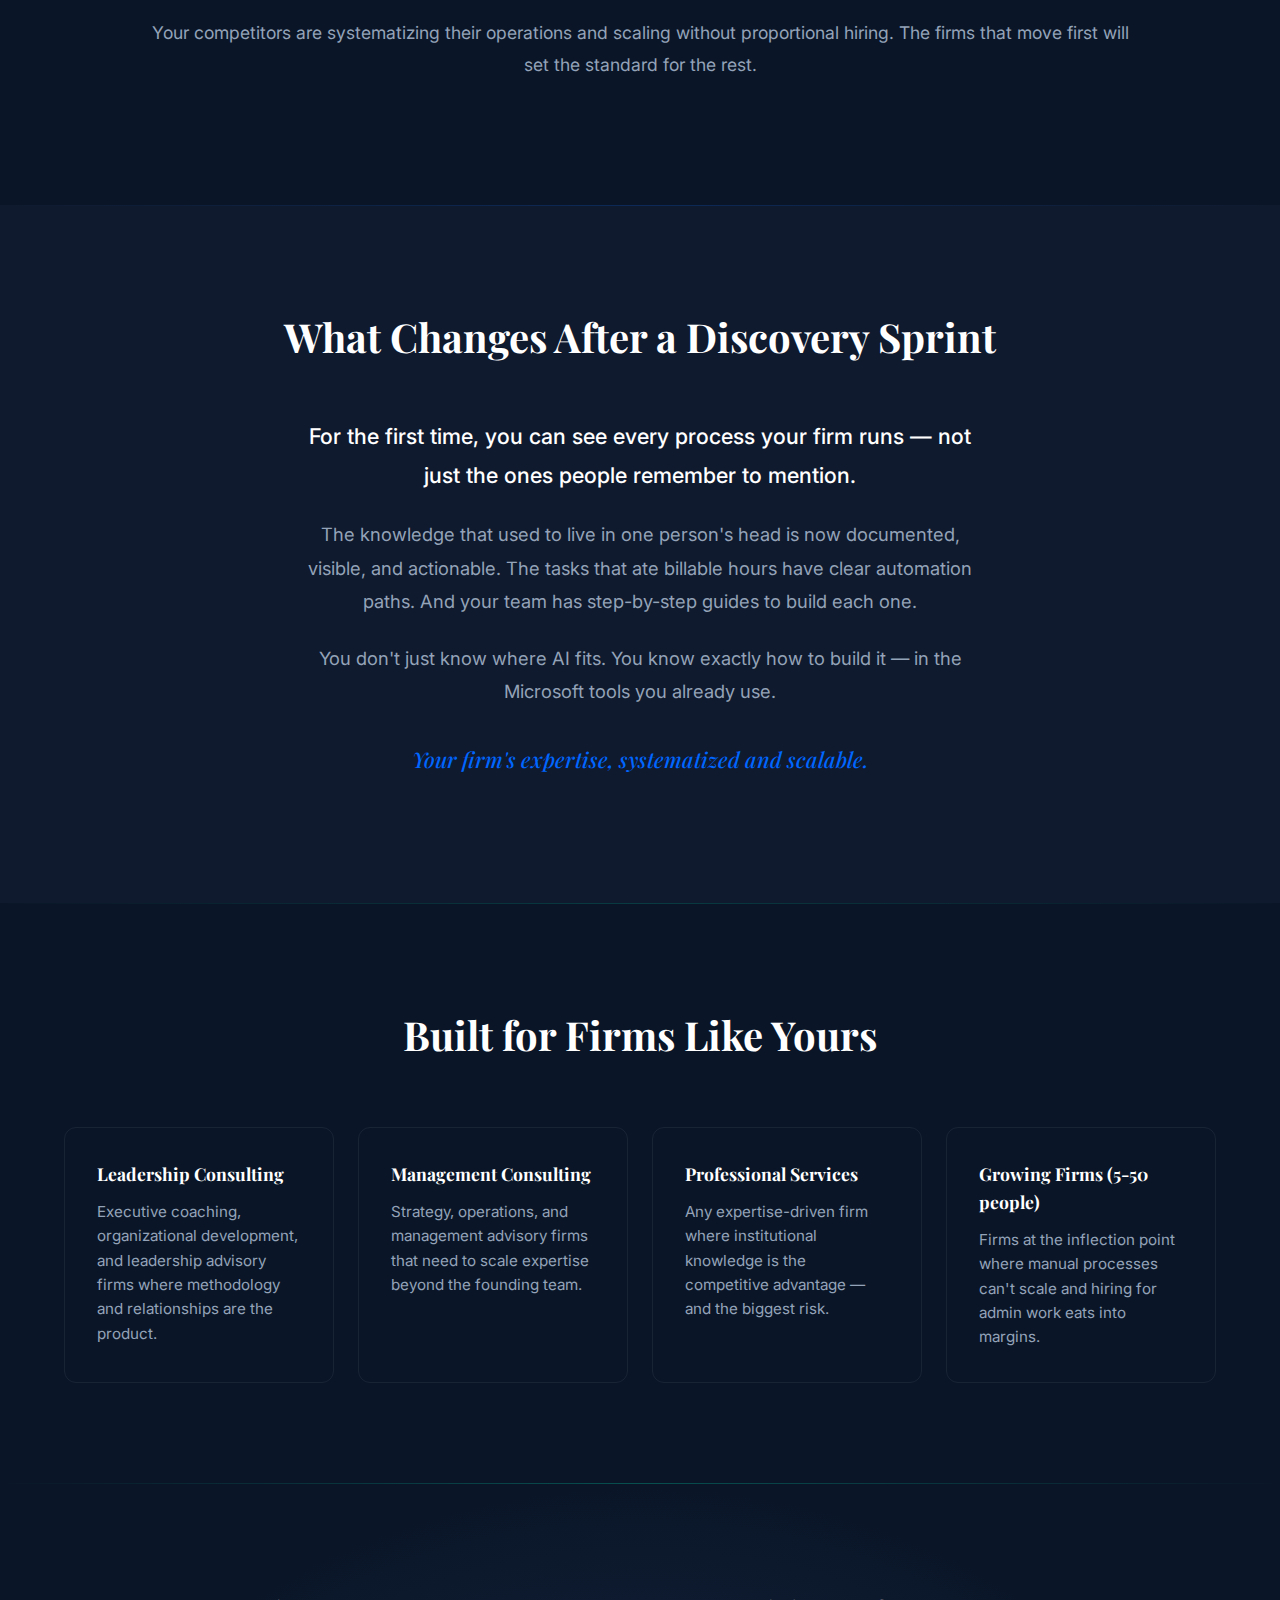
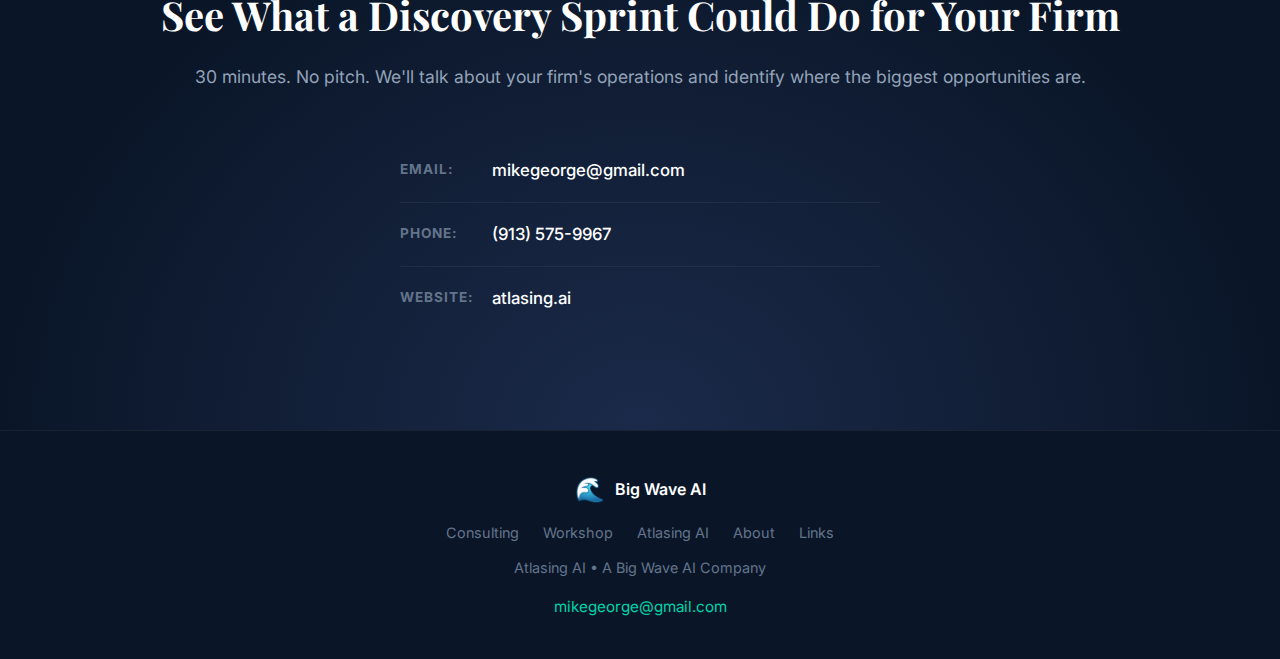
<file: atlasing.html>
<!doctype html>
<html lang="en">
  <head>
    <meta charset="UTF-8" />
    <meta name="viewport" content="width=device-width, initial-scale=1.0" />
    <title>Atlasing AI - Process Mapping & AI Automation for Consulting Firms</title>
    <link rel="stylesheet" href="css/styles.css?v=3" />
    <link rel="preconnect" href="https://fonts.googleapis.com" />
    <link rel="preconnect" href="https://fonts.gstatic.com" crossorigin />
    <link
      href="https://fonts.googleapis.com/css2?family=Inter:wght@400;500;600;700&family=Playfair+Display:wght@500;700&display=swap"
      rel="stylesheet"
    />
  </head>
  <body>
    <header class="header">
      <nav class="nav">
        <div class="logo">
          <a href="/" style="display: flex; align-items: center; gap: 8px; text-decoration: none; color: inherit;">
            <span class="logo-icon">🌊</span>
            <span class="logo-text">Big Wave AI</span>
          </a>
        </div>
        <ul class="nav-links">
          <li><a href="/">Consulting</a></li>
          <li><a href="/atlasing.html">Atlasing AI</a></li>
          <li><a href="/workshop.html">Training</a></li>
          <li><a href="/about.html">About</a></li>
          <li><a href="/links.html">Links</a></li>
        </ul>
      </nav>
    </header>
    <nav class="subnav">
      <div class="subnav-inner">
        <span class="subnav-label">Atlasing AI</span>
        <ul class="subnav-links">
          <li><a href="#sprint">The 30-Day Sprint</a></li>
          <li><a href="#results">Results</a></li>
          <li><a href="#contact" class="btn-subnav">Book a Discovery Call</a></li>
        </ul>
      </div>
    </nav>

    <main>
      <!-- HERO — Character desire -->
      <section class="hero">
        <div class="hero-content">
          <div class="location-badge">Atlasing AI &bull; A Big Wave AI Company</div>
          <h1>
            Your Expertise Is Trapped<br />
            <span class="highlight">in People's Heads.</span>
          </h1>
          <p class="hero-tagline">Process mapping & AI automation for consulting firms.</p>
          <p class="hero-subtitle">
            You built a firm on expertise, relationships, and reputation.
            But behind the scenes? Tribal knowledge. Manual processes.
            Systems held together by the people who happen to remember
            how things work.
          </p>
          <p class="hero-subtitle" style="margin-bottom: 16px;">
            We map it all. Then we show you exactly what AI can handle —
            so your people can focus on the work that actually requires a human brain.
          </p>
          <div class="hero-cta">
            <a href="#contact" class="btn btn-primary">Book a Discovery Call</a>
            <a href="#sprint" class="btn btn-secondary">See the 30-Day Sprint</a>
          </div>
        </div>
      </section>

      <!-- PROBLEM — The villain (what's breaking) -->
      <section class="experience">
        <div class="container">
          <h2>The Problems Behind Your Firm's Success</h2>
          <p class="section-subtitle">
            Your clients see excellence. Behind the curtain? These same
            problems show up in every firm we work with. You're not alone —
            and they're all solvable.
          </p>
          <div class="experience-grid">
            <div class="experience-card">
              <div class="experience-icon">🧠</div>
              <h3>Knowledge Trapped in People</h3>
              <p>
                Senior partners hold undocumented client relationships,
                pricing logic, and methodology details. When they're
                unavailable, the firm slows down.
              </p>
            </div>
            <div class="experience-card">
              <div class="experience-icon">⏰</div>
              <h3>Billable Hours Eaten by Admin</h3>
              <p>
                Scheduling, invoicing, proposals, follow-ups — manual
                tasks consume hours that should be billable client work.
                The average firm loses 36% of its week to admin.
              </p>
            </div>
            <div class="experience-card">
              <div class="experience-icon">🔑</div>
              <h3>Succession Is a Ticking Clock</h3>
              <p>
                Firm capability depends on founding partners. Knowledge
                walks out when they step back — and right now there's
                no plan for that.
              </p>
            </div>
            <div class="experience-card">
              <div class="experience-icon">📈</div>
              <h3>Growth Requires Hiring for Busywork</h3>
              <p>
                Every new client means more overhead, not just more revenue.
                Scaling requires proportional hiring for repetitive
                manual work that AI should be doing.
              </p>
            </div>
          </div>
        </div>
      </section>

      <!-- PLAN — The 30-Day Sprint (3-step process) -->
      <section id="sprint" class="features">
        <div class="container">
          <h2>30 Days. Complete Clarity. A Clear Path Forward.</h2>
          <p class="section-subtitle">
            We map your operations, identify automation opportunities,
            and deliver step-by-step build guides for your Microsoft stack.
          </p>
          <div class="plan-steps">
            <div class="plan-step">
              <div class="plan-number">1</div>
              <h3>Map Every Workflow</h3>
              <p>
                Days 1-14. We interview every team member. Document every
                workflow. Build your interactive process map — the real way
                your firm operates, not the way the org chart says.
              </p>
            </div>
            <div class="plan-step">
              <div class="plan-number">2</div>
              <h3>Find the Opportunities</h3>
              <p>
                Days 14-27. Identify automation opportunities across every
                mapped process. Create step-by-step AI build guides tailored
                to your Microsoft tools — Power Automate, Copilot Studio,
                SharePoint.
              </p>
            </div>
            <div class="plan-step">
              <div class="plan-number">3</div>
              <h3>Train & Hand Off</h3>
              <p>
                Days 28-30. Training session with your team. Build a sample
                automation together. Full documentation handoff — your team
                owns everything.
              </p>
            </div>
          </div>
          <div style="text-align: center; margin-top: 48px;">
            <a href="#contact" class="btn btn-primary">Book a Discovery Call</a>
          </div>
        </div>
      </section>

      <!-- RESULTS — Proof it works -->
      <section id="results" class="stats-strip">
        <div class="container">
          <h2 style="text-align: center; font-family: var(--font-serif); font-size: 2.5rem; color: var(--color-white); margin-bottom: 16px;">Real Results from a Real Sprint</h2>
          <p style="text-align: center; color: var(--color-gray-light); font-size: 1.1rem; margin-bottom: 48px;">
            What a 30-day Discovery Sprint delivered for a 7-person
            leadership consulting firm:
          </p>
          <div class="stats-grid">
            <div class="stat-item">
              <div class="stat-number">41+</div>
              <div class="stat-label">Process Nodes Mapped</div>
            </div>
            <div class="stat-item">
              <div class="stat-number">8</div>
              <div class="stat-label">AI Systems Identified</div>
            </div>
            <div class="stat-item">
              <div class="stat-number">48</div>
              <div class="stat-label">Build Guides Delivered</div>
            </div>
            <div class="stat-item">
              <div class="stat-number">30</div>
              <div class="stat-label">Days Start to Finish</div>
            </div>
          </div>
        </div>
      </section>

      <!-- STAKES — What happens if you don't act -->
      <section class="stakes-section">
        <div class="container">
          <h2>What Happens When a Partner Leaves Tomorrow?</h2>
          <div class="stakes-content">
            <p class="stakes-lead">
              If the answer is "we'd figure it out" — that's the problem.
            </p>
            <p style="font-size: 1.1rem; color: var(--color-gray-light); margin-bottom: 24px; line-height: 1.8;">
              Every undocumented process is a liability. Every manual workflow
              is a bottleneck waiting to break. And every month you delay
              is another month of institutional knowledge sitting in
              someone's head instead of in your systems.
            </p>
            <p style="font-size: 1.1rem; color: var(--color-gray-light); margin-bottom: 24px; line-height: 1.8;">
              Your competitors are systematizing their operations and
              scaling without proportional hiring. The firms that move
              first will set the standard for the rest.
            </p>
          </div>
        </div>
      </section>

      <!-- SUCCESS — The transformation -->
      <section class="transformation">
        <div class="container">
          <h2>What Changes After a Discovery Sprint</h2>
          <div class="transformation-content">
            <p class="transformation-lead">
              For the first time, you can see every process your firm runs —
              not just the ones people remember to mention.
            </p>
            <p>
              The knowledge that used to live in one person's head is now
              documented, visible, and actionable. The tasks that ate
              billable hours have clear automation paths. And your team
              has step-by-step guides to build each one.
            </p>
            <p>
              You don't just know where AI fits. You know exactly how to
              build it — in the Microsoft tools you already use.
            </p>
            <p class="transformation-emphasis">
              Your firm's expertise, systematized and scalable.
            </p>
          </div>
        </div>
      </section>

      <!-- AUDIENCE -->
      <section class="audience">
        <div class="container">
          <h2>Built for Firms Like Yours</h2>
          <div class="audience-grid">
            <div class="audience-card">
              <h3>Leadership Consulting</h3>
              <p>
                Executive coaching, organizational development, and
                leadership advisory firms where methodology and
                relationships are the product.
              </p>
            </div>
            <div class="audience-card">
              <h3>Management Consulting</h3>
              <p>
                Strategy, operations, and management advisory firms
                that need to scale expertise beyond the founding team.
              </p>
            </div>
            <div class="audience-card">
              <h3>Professional Services</h3>
              <p>
                Any expertise-driven firm where institutional knowledge
                is the competitive advantage — and the biggest risk.
              </p>
            </div>
            <div class="audience-card">
              <h3>Growing Firms (5-50 people)</h3>
              <p>
                Firms at the inflection point where manual processes
                can't scale and hiring for admin work eats into margins.
              </p>
            </div>
          </div>
        </div>
      </section>

      <!-- FINAL CTA -->
      <section id="contact" class="cta-section">
        <div class="container">
          <h2>See What a Discovery Sprint Could Do for Your Firm</h2>
          <p>
            30 minutes. No pitch. We'll talk about your firm's
            operations and identify where the biggest opportunities are.
          </p>

          <div class="contact-methods" style="margin-top: 32px;">
            <div class="format-details">
              <div class="format-item">
                <strong>Email:</strong>
                <a href="mailto:mikegeorge@gmail.com">mikegeorge@gmail.com</a>
              </div>
              <div class="format-item">
                <strong>Phone:</strong>
                <a href="tel:+19135759967">(913) 575-9967</a>
              </div>
              <div class="format-item">
                <strong>Website:</strong>
                <a href="https://atlasing.ai" target="_blank">atlasing.ai</a>
              </div>
            </div>
          </div>
        </div>
      </section>
    </main>

    <footer class="footer">
      <div class="container">
        <div class="footer-content">
          <div class="footer-brand">
            <span class="logo-icon">🌊</span>
            <span class="logo-text">Big Wave AI</span>
          </div>
          <div class="footer-links">
            <a href="/">Consulting</a>
            <a href="/workshop.html">Workshop</a>
            <a href="/atlasing.html">Atlasing AI</a>
            <a href="/about.html">About</a>
            <a href="/links.html">Links</a>
          </div>
          <p class="footer-tagline">Atlasing AI &bull; A Big Wave AI Company</p>
          <a href="mailto:mikegeorge@gmail.com" class="footer-email">mikegeorge@gmail.com</a>
        </div>
      </div>
    </footer>
  </body>
</html>
</file>
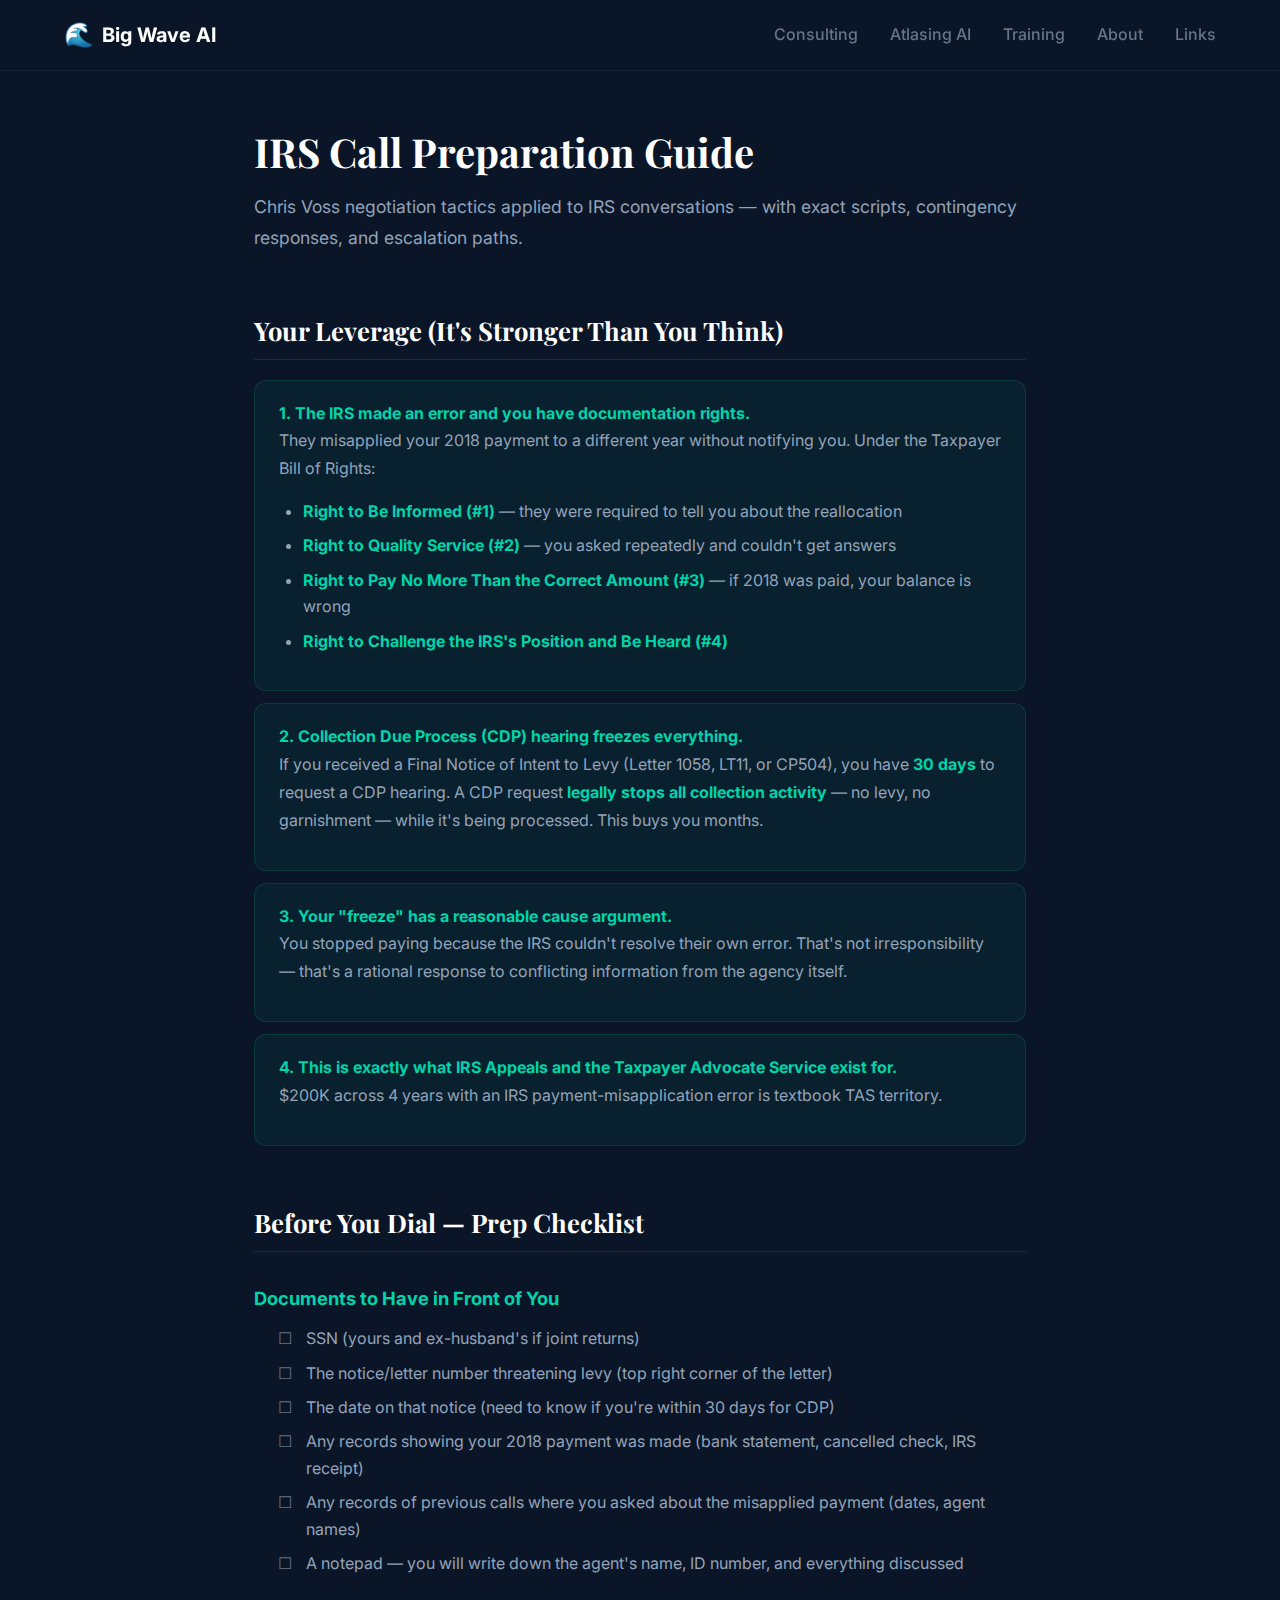
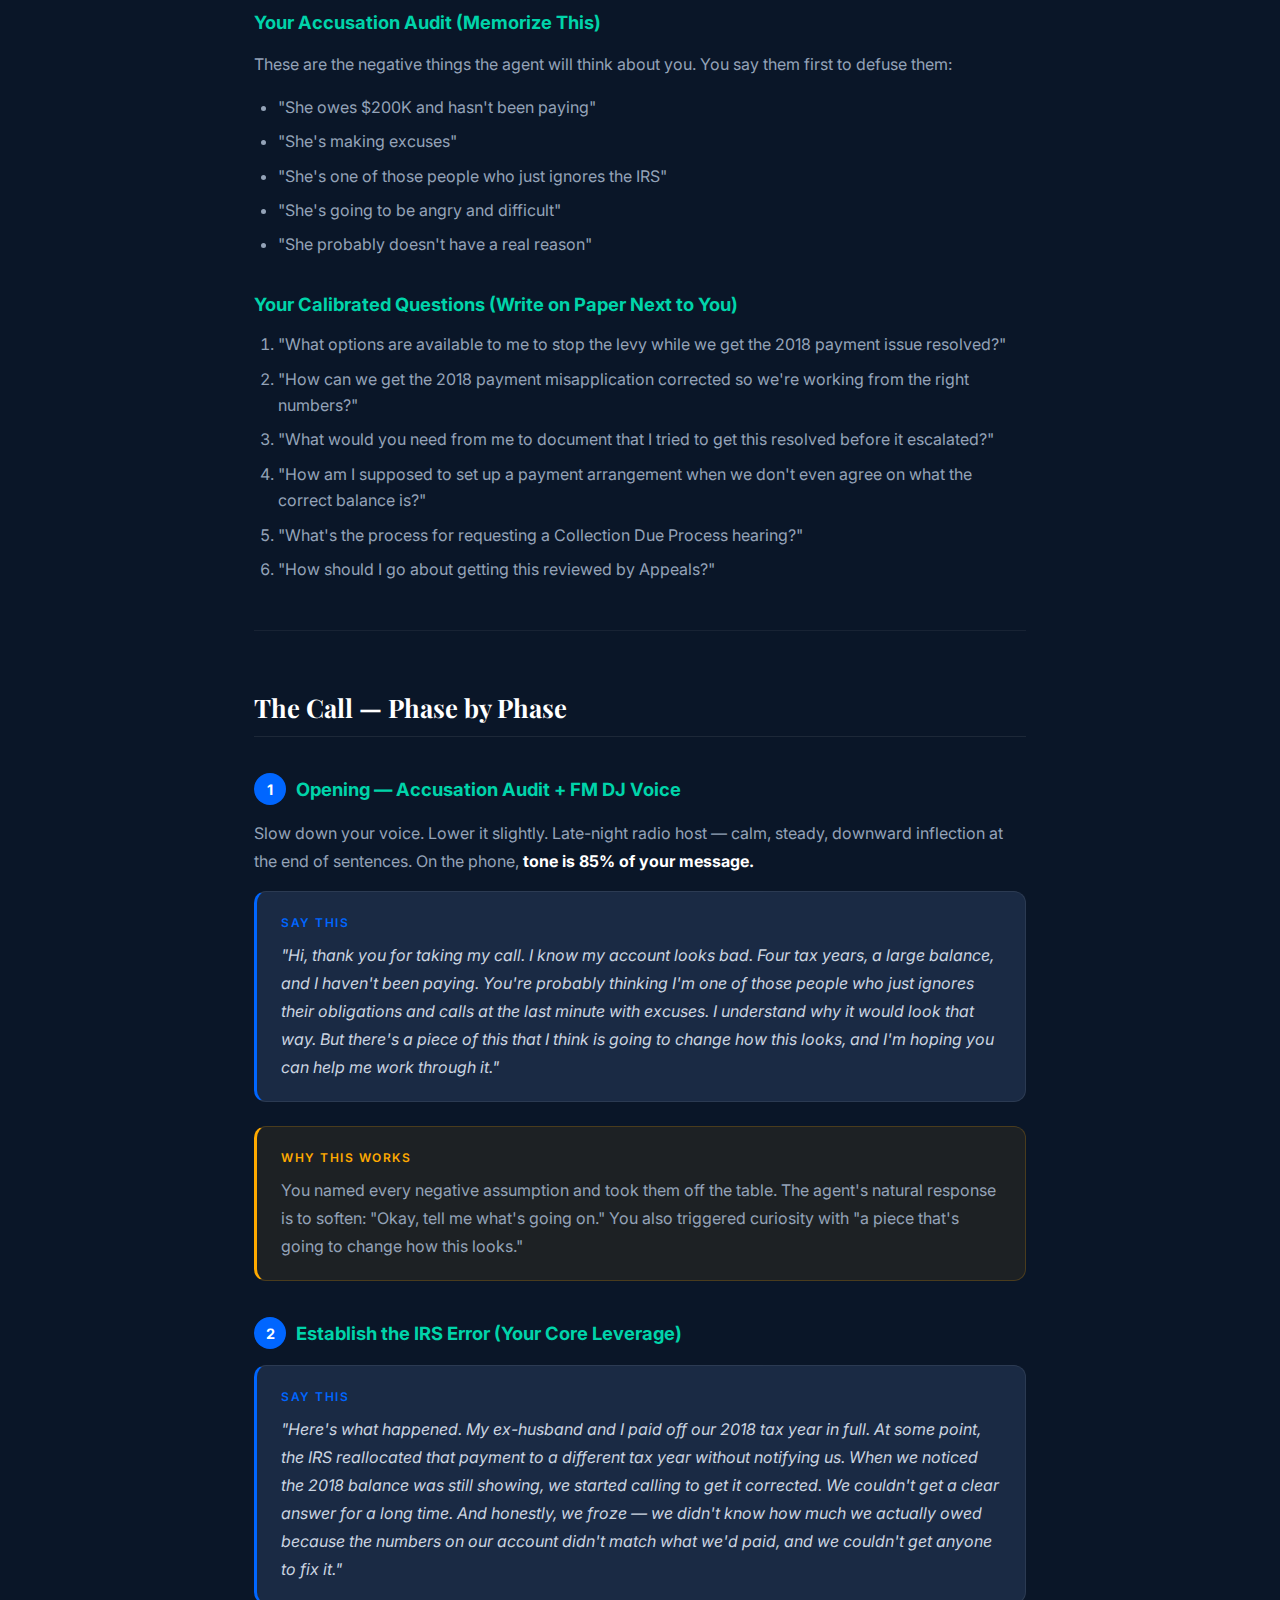
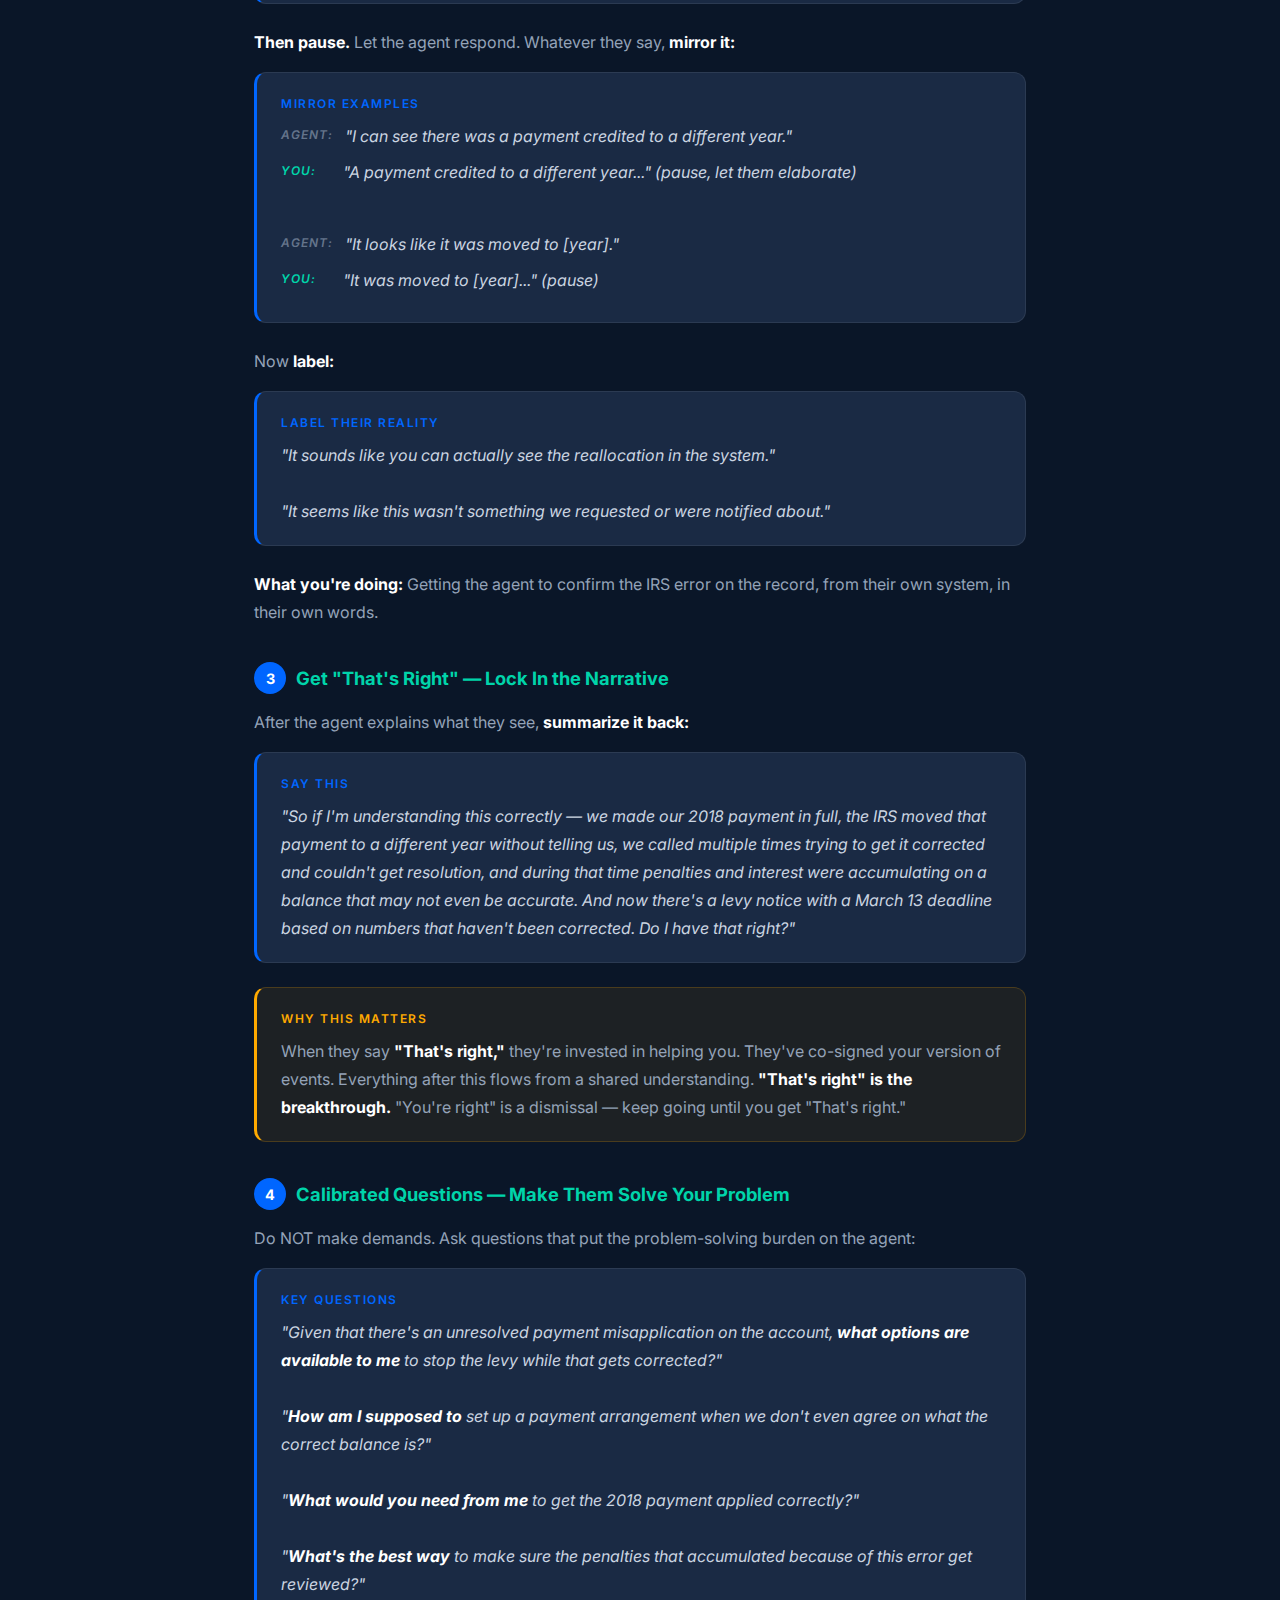
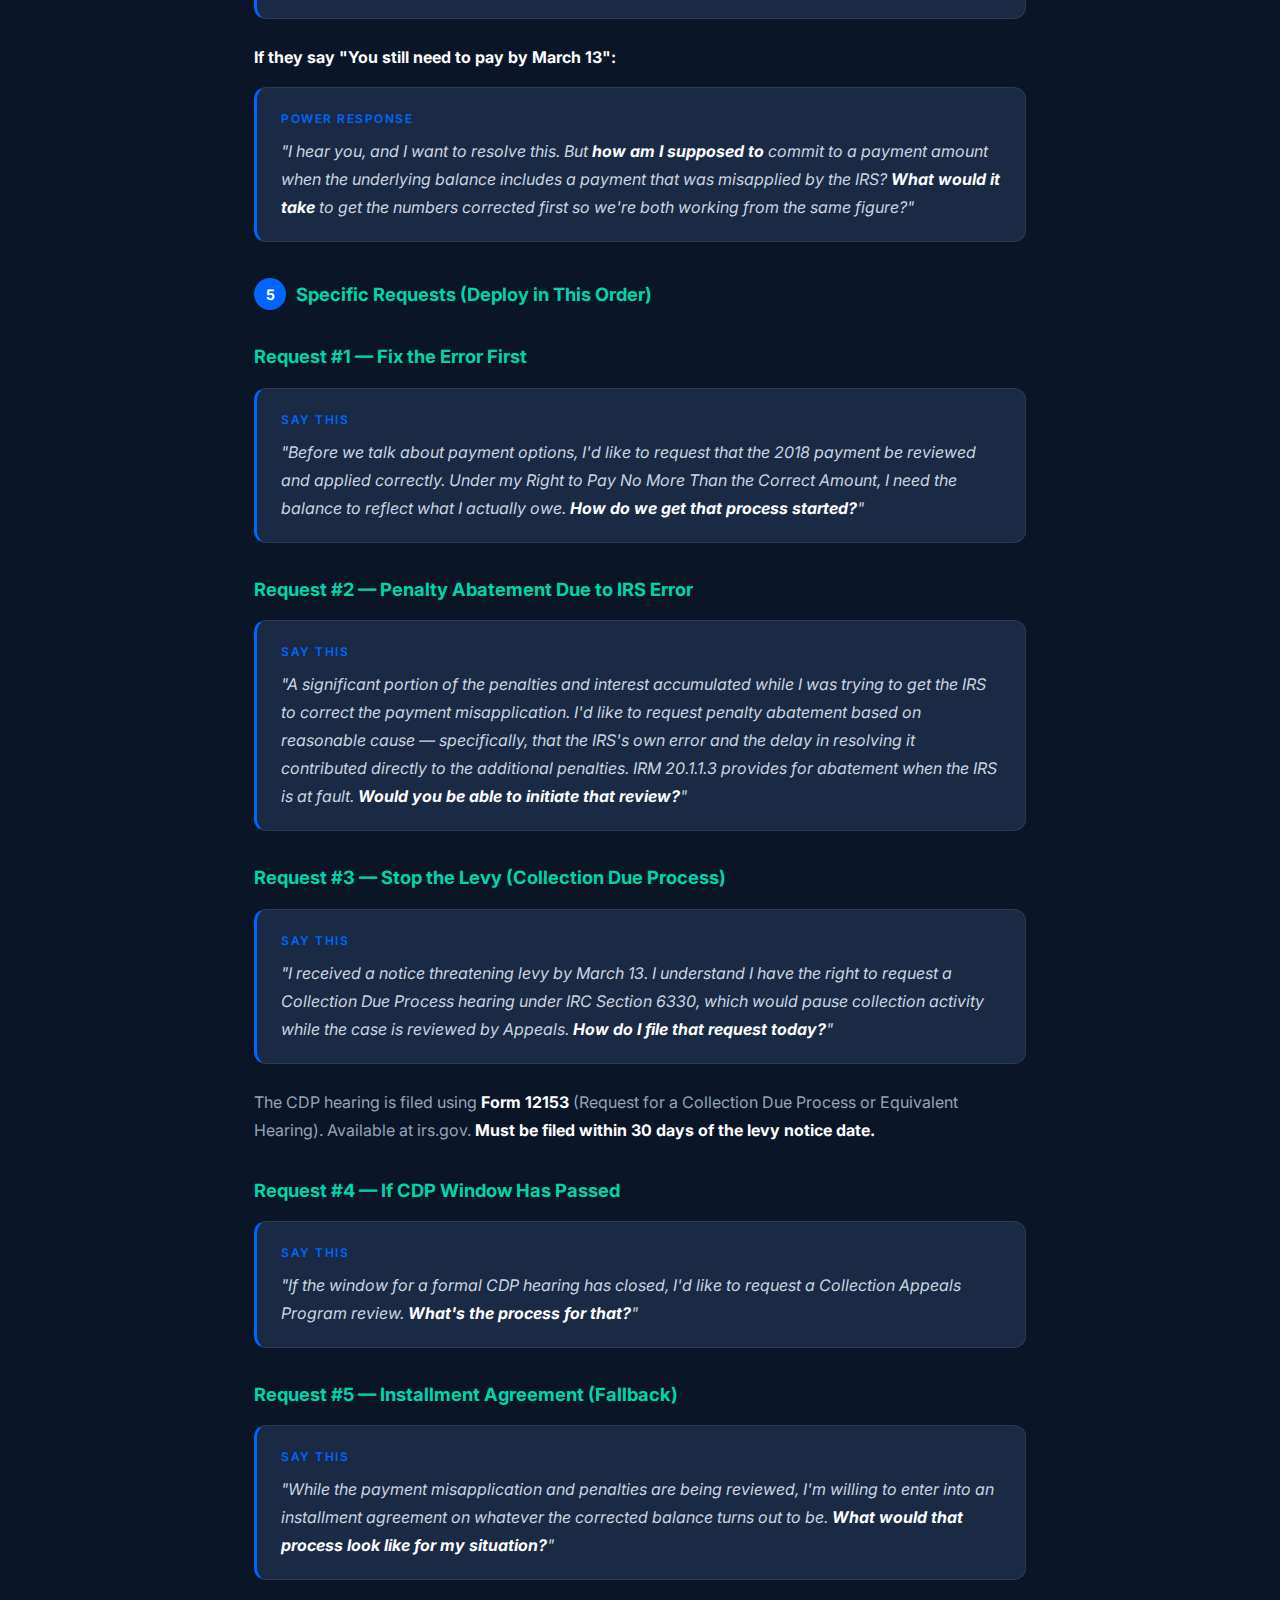
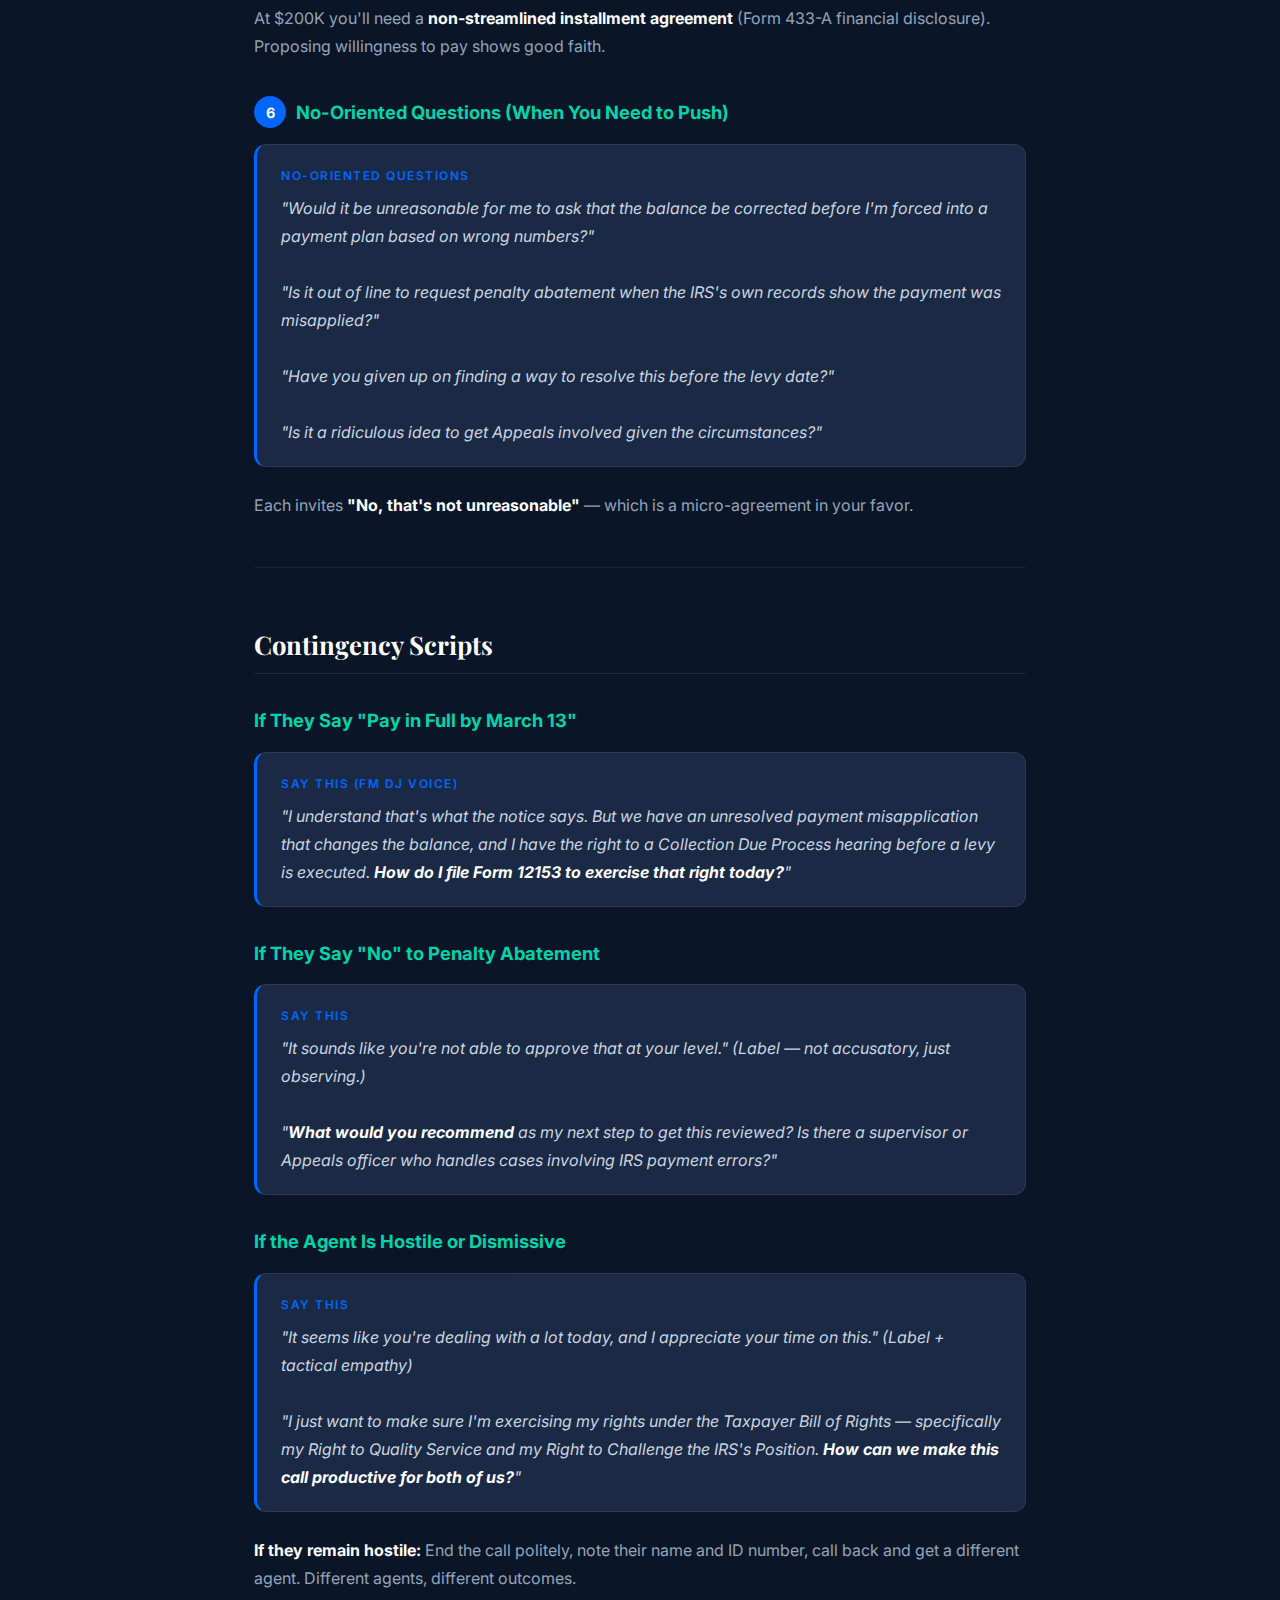
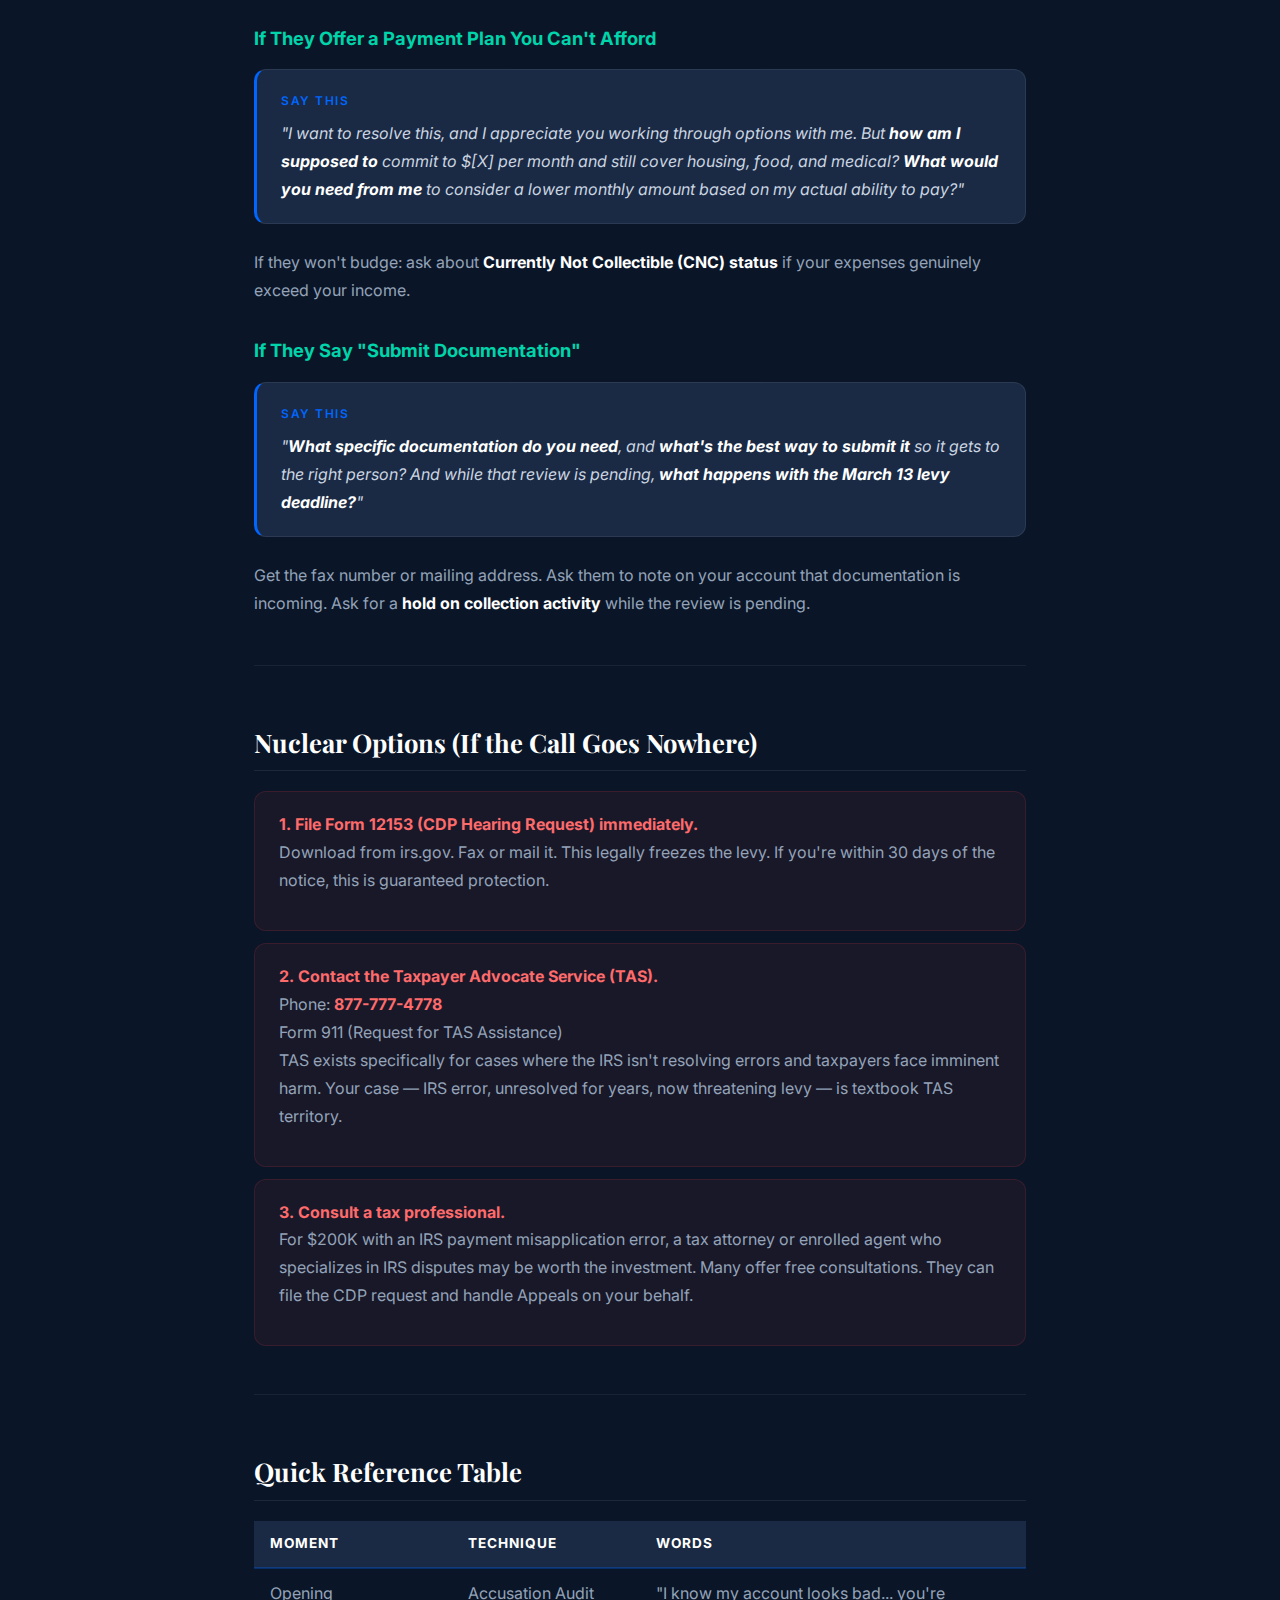
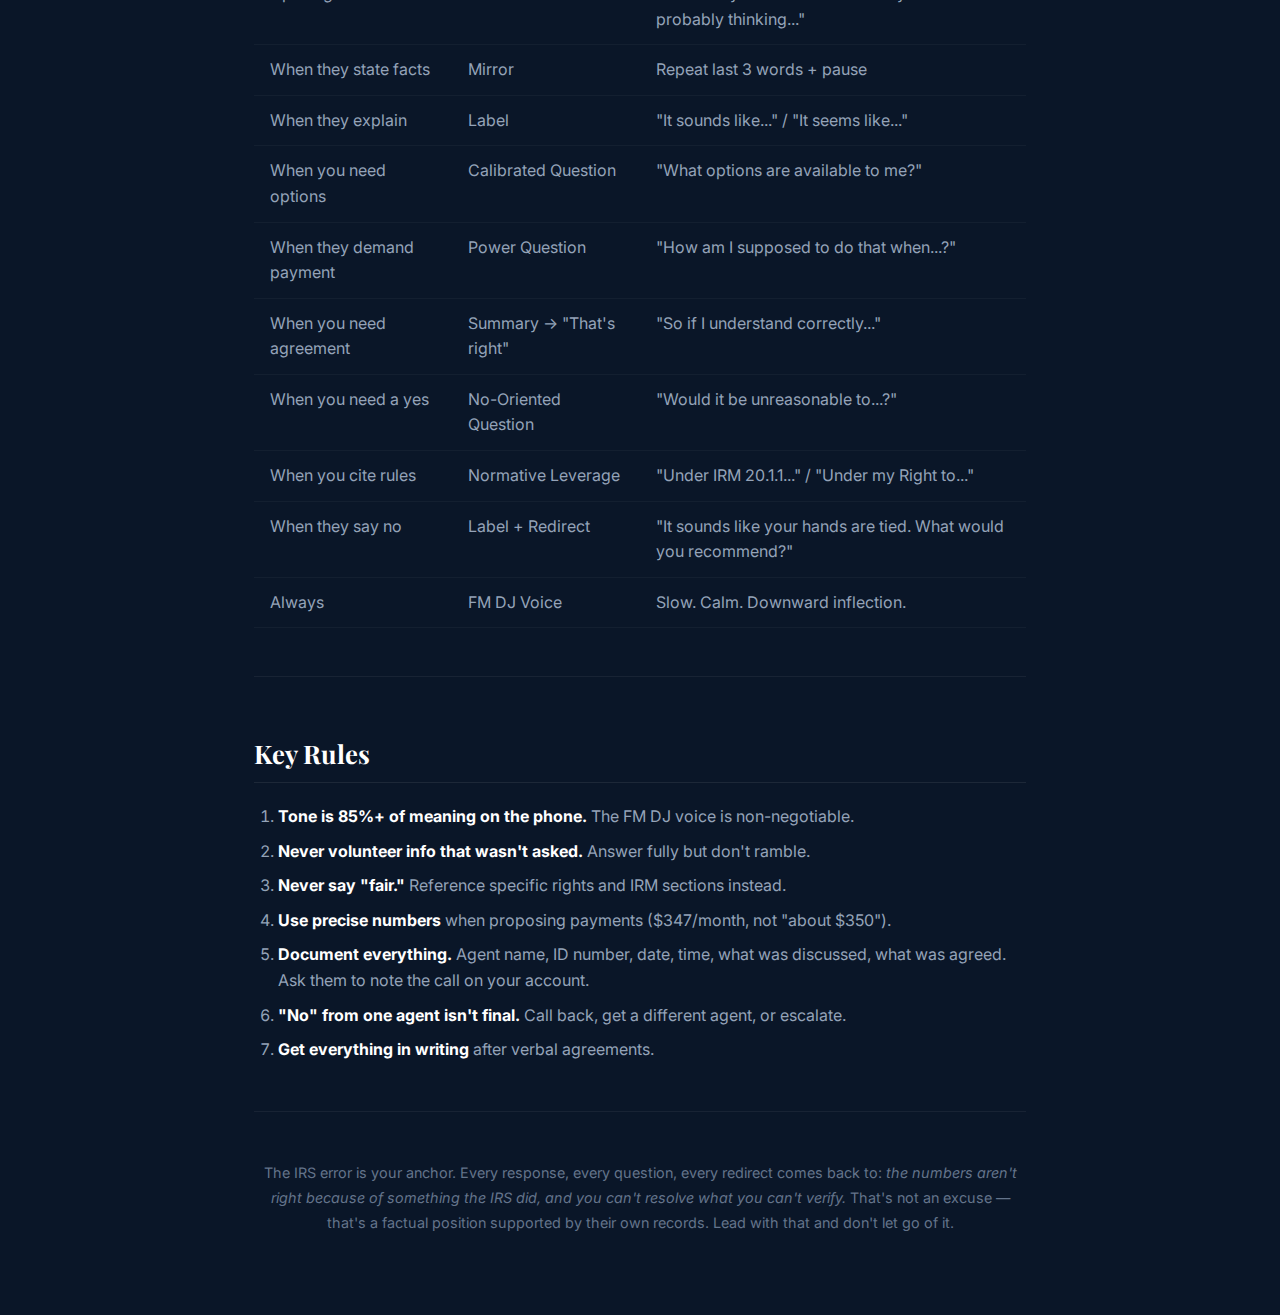
<file: IRSCheatSheet.html>
<!doctype html>
<html lang="en">
  <head>
    <meta charset="UTF-8" />
    <meta name="viewport" content="width=device-width, initial-scale=1.0" />
    <meta name="robots" content="noindex, nofollow" />
    <title>IRS Call Cheat Sheet</title>
    <link rel="stylesheet" href="css/styles.css?v=3" />
    <link rel="preconnect" href="https://fonts.googleapis.com" />
    <link rel="preconnect" href="https://fonts.gstatic.com" crossorigin />
    <link
      href="https://fonts.googleapis.com/css2?family=Inter:wght@400;500;600;700&family=Playfair+Display:wght@500;700&display=swap"
      rel="stylesheet"
    />
    <style>
      .cheat-sheet {
        max-width: 820px;
        margin: 120px auto 80px;
        padding: 0 24px;
      }
      .cheat-sheet h1 {
        font-family: var(--font-serif);
        font-size: 2.5rem;
        color: var(--color-white);
        margin-bottom: 8px;
      }
      .cheat-sheet .subtitle {
        font-size: 1.1rem;
        color: var(--color-gray-light);
        margin-bottom: 48px;
      }
      .cheat-sheet h2 {
        font-family: var(--font-serif);
        font-size: 1.6rem;
        color: var(--color-white);
        margin-top: 56px;
        margin-bottom: 20px;
        padding-bottom: 8px;
        border-bottom: 1px solid rgba(255,255,255,0.08);
      }
      .cheat-sheet h3 {
        font-size: 1.15rem;
        color: var(--color-secondary);
        margin-top: 32px;
        margin-bottom: 12px;
      }
      .cheat-sheet p {
        margin-bottom: 16px;
        line-height: 1.75;
      }
      .cheat-sheet strong {
        color: var(--color-white);
      }
      .cheat-sheet ul, .cheat-sheet ol {
        margin-bottom: 16px;
        padding-left: 24px;
      }
      .cheat-sheet li {
        margin-bottom: 8px;
        line-height: 1.65;
      }
      .script-block {
        background: var(--color-dark-light);
        border: 1px solid rgba(255,255,255,0.08);
        border-left: 3px solid var(--color-primary);
        border-radius: var(--radius-md);
        padding: 20px 24px;
        margin: 16px 0 24px;
        font-style: italic;
        line-height: 1.75;
        color: #cbd5e1;
      }
      .script-block .label {
        display: block;
        font-style: normal;
        font-size: 0.75rem;
        text-transform: uppercase;
        letter-spacing: 1.5px;
        color: var(--color-primary);
        margin-bottom: 8px;
        font-weight: 600;
      }
      .warning-block {
        background: rgba(255, 170, 0, 0.08);
        border: 1px solid rgba(255, 170, 0, 0.2);
        border-left: 3px solid #ffaa00;
        border-radius: var(--radius-md);
        padding: 20px 24px;
        margin: 16px 0 24px;
        line-height: 1.75;
      }
      .warning-block .label {
        display: block;
        font-size: 0.75rem;
        text-transform: uppercase;
        letter-spacing: 1.5px;
        color: #ffaa00;
        margin-bottom: 8px;
        font-weight: 600;
      }
      .leverage-card {
        background: rgba(0, 212, 170, 0.06);
        border: 1px solid rgba(0, 212, 170, 0.15);
        border-radius: var(--radius-md);
        padding: 20px 24px;
        margin: 12px 0;
      }
      .leverage-card strong {
        color: var(--color-secondary);
      }
      .quick-ref {
        width: 100%;
        border-collapse: collapse;
        margin: 16px 0 24px;
      }
      .quick-ref th {
        text-align: left;
        padding: 12px 16px;
        background: var(--color-dark-light);
        color: var(--color-white);
        font-size: 0.85rem;
        text-transform: uppercase;
        letter-spacing: 1px;
        border-bottom: 2px solid rgba(0,102,255,0.3);
      }
      .quick-ref td {
        padding: 12px 16px;
        border-bottom: 1px solid rgba(255,255,255,0.04);
        vertical-align: top;
        line-height: 1.6;
      }
      .quick-ref tr:hover td {
        background: rgba(0,102,255,0.04);
      }
      .phase-number {
        display: inline-flex;
        align-items: center;
        justify-content: center;
        width: 32px;
        height: 32px;
        border-radius: 50%;
        background: var(--color-primary);
        color: var(--color-white);
        font-weight: 700;
        font-size: 0.9rem;
        margin-right: 10px;
        flex-shrink: 0;
      }
      .phase-header {
        display: flex;
        align-items: center;
        margin-top: 36px;
        margin-bottom: 14px;
      }
      .phase-header h3 {
        margin: 0;
      }
      .checklist {
        list-style: none;
        padding-left: 0;
      }
      .checklist li {
        padding-left: 28px;
        position: relative;
      }
      .checklist li::before {
        content: "☐";
        position: absolute;
        left: 0;
        color: var(--color-gray);
      }
      .nuclear {
        background: rgba(255, 60, 60, 0.06);
        border: 1px solid rgba(255, 60, 60, 0.15);
        border-radius: var(--radius-md);
        padding: 20px 24px;
        margin: 12px 0;
      }
      .nuclear strong {
        color: #ff6b6b;
      }
      .mirror-example {
        display: flex;
        gap: 12px;
        margin: 8px 0;
        align-items: flex-start;
      }
      .mirror-example .speaker {
        font-size: 0.75rem;
        text-transform: uppercase;
        letter-spacing: 1px;
        font-weight: 600;
        min-width: 50px;
        padding-top: 2px;
      }
      .mirror-example .speaker.agent { color: var(--color-gray); }
      .mirror-example .speaker.you { color: var(--color-secondary); }
      .divider {
        height: 1px;
        background: rgba(255,255,255,0.06);
        margin: 48px 0;
      }
      @media (max-width: 600px) {
        .cheat-sheet h1 { font-size: 1.8rem; }
        .cheat-sheet h2 { font-size: 1.3rem; }
        .quick-ref { font-size: 0.9rem; }
        .quick-ref th, .quick-ref td { padding: 8px 10px; }
      }
      @media print {
        body { background: #fff; color: #111; }
        .header, .subnav { display: none; }
        .cheat-sheet { margin-top: 0; }
        .cheat-sheet h1, .cheat-sheet h2, .cheat-sheet h3, .cheat-sheet strong { color: #111; }
        .script-block { border-color: #333; background: #f5f5f5; color: #333; }
        .leverage-card { background: #f0faf7; border-color: #0a8; }
      }
    </style>
  </head>
  <body>
    <header class="header">
      <nav class="nav">
        <div class="logo">
          <a href="/" style="display: flex; align-items: center; gap: 8px; text-decoration: none; color: inherit;">
            <span class="logo-icon">🌊</span>
            <span class="logo-text">Big Wave AI</span>
          </a>
        </div>
        <ul class="nav-links">
          <li><a href="/">Consulting</a></li>
          <li><a href="/atlasing.html">Atlasing AI</a></li>
          <li><a href="/workshop.html">Training</a></li>
          <li><a href="/about.html">About</a></li>
          <li><a href="/links.html">Links</a></li>
        </ul>
      </nav>
    </header>

    <main class="cheat-sheet">
      <h1>IRS Call Preparation Guide</h1>
      <p class="subtitle">Chris Voss negotiation tactics applied to IRS conversations &mdash; with exact scripts, contingency responses, and escalation paths.</p>

      <!-- =========================================== -->
      <h2>Your Leverage (It's Stronger Than You Think)</h2>

      <div class="leverage-card">
        <strong>1. The IRS made an error and you have documentation rights.</strong>
        <p>They misapplied your 2018 payment to a different year without notifying you. Under the Taxpayer Bill of Rights:</p>
        <ul>
          <li><strong>Right to Be Informed (#1)</strong> &mdash; they were required to tell you about the reallocation</li>
          <li><strong>Right to Quality Service (#2)</strong> &mdash; you asked repeatedly and couldn't get answers</li>
          <li><strong>Right to Pay No More Than the Correct Amount (#3)</strong> &mdash; if 2018 was paid, your balance is wrong</li>
          <li><strong>Right to Challenge the IRS's Position and Be Heard (#4)</strong></li>
        </ul>
      </div>

      <div class="leverage-card">
        <strong>2. Collection Due Process (CDP) hearing freezes everything.</strong>
        <p>If you received a Final Notice of Intent to Levy (Letter 1058, LT11, or CP504), you have <strong>30 days</strong> to request a CDP hearing. A CDP request <strong>legally stops all collection activity</strong> &mdash; no levy, no garnishment &mdash; while it's being processed. This buys you months.</p>
      </div>

      <div class="leverage-card">
        <strong>3. Your "freeze" has a reasonable cause argument.</strong>
        <p>You stopped paying because the IRS couldn't resolve their own error. That's not irresponsibility &mdash; that's a rational response to conflicting information from the agency itself.</p>
      </div>

      <div class="leverage-card">
        <strong>4. This is exactly what IRS Appeals and the Taxpayer Advocate Service exist for.</strong>
        <p>$200K across 4 years with an IRS payment-misapplication error is textbook TAS territory.</p>
      </div>

      <!-- =========================================== -->
      <h2>Before You Dial &mdash; Prep Checklist</h2>

      <h3>Documents to Have in Front of You</h3>
      <ul class="checklist">
        <li>SSN (yours and ex-husband's if joint returns)</li>
        <li>The notice/letter number threatening levy (top right corner of the letter)</li>
        <li>The date on that notice (need to know if you're within 30 days for CDP)</li>
        <li>Any records showing your 2018 payment was made (bank statement, cancelled check, IRS receipt)</li>
        <li>Any records of previous calls where you asked about the misapplied payment (dates, agent names)</li>
        <li>A notepad &mdash; you will write down the agent's name, ID number, and everything discussed</li>
      </ul>

      <h3>Your Accusation Audit (Memorize This)</h3>
      <p>These are the negative things the agent will think about you. You say them first to defuse them:</p>
      <ul>
        <li>"She owes $200K and hasn't been paying"</li>
        <li>"She's making excuses"</li>
        <li>"She's one of those people who just ignores the IRS"</li>
        <li>"She's going to be angry and difficult"</li>
        <li>"She probably doesn't have a real reason"</li>
      </ul>

      <h3>Your Calibrated Questions (Write on Paper Next to You)</h3>
      <ol>
        <li>"What options are available to me to stop the levy while we get the 2018 payment issue resolved?"</li>
        <li>"How can we get the 2018 payment misapplication corrected so we're working from the right numbers?"</li>
        <li>"What would you need from me to document that I tried to get this resolved before it escalated?"</li>
        <li>"How am I supposed to set up a payment arrangement when we don't even agree on what the correct balance is?"</li>
        <li>"What's the process for requesting a Collection Due Process hearing?"</li>
        <li>"How should I go about getting this reviewed by Appeals?"</li>
      </ol>

      <div class="divider"></div>

      <!-- =========================================== -->
      <h2>The Call &mdash; Phase by Phase</h2>

      <!-- PHASE 1 -->
      <div class="phase-header">
        <span class="phase-number">1</span>
        <h3>Opening &mdash; Accusation Audit + FM DJ Voice</h3>
      </div>
      <p>Slow down your voice. Lower it slightly. Late-night radio host &mdash; calm, steady, downward inflection at the end of sentences. On the phone, <strong>tone is 85% of your message.</strong></p>

      <div class="script-block">
        <span class="label">Say This</span>
        "Hi, thank you for taking my call. I know my account looks bad. Four tax years, a large balance, and I haven't been paying. You're probably thinking I'm one of those people who just ignores their obligations and calls at the last minute with excuses. I understand why it would look that way. But there's a piece of this that I think is going to change how this looks, and I'm hoping you can help me work through it."
      </div>

      <div class="warning-block">
        <span class="label">Why This Works</span>
        You named every negative assumption and took them off the table. The agent's natural response is to soften: "Okay, tell me what's going on." You also triggered curiosity with "a piece that's going to change how this looks."
      </div>

      <!-- PHASE 2 -->
      <div class="phase-header">
        <span class="phase-number">2</span>
        <h3>Establish the IRS Error (Your Core Leverage)</h3>
      </div>

      <div class="script-block">
        <span class="label">Say This</span>
        "Here's what happened. My ex-husband and I paid off our 2018 tax year in full. At some point, the IRS reallocated that payment to a different tax year without notifying us. When we noticed the 2018 balance was still showing, we started calling to get it corrected. We couldn't get a clear answer for a long time. And honestly, we froze &mdash; we didn't know how much we actually owed because the numbers on our account didn't match what we'd paid, and we couldn't get anyone to fix it."
      </div>

      <p><strong>Then pause.</strong> Let the agent respond. Whatever they say, <strong>mirror it:</strong></p>

      <div class="script-block">
        <span class="label">Mirror Examples</span>
        <div class="mirror-example">
          <span class="speaker agent">Agent:</span>
          <span>"I can see there was a payment credited to a different year."</span>
        </div>
        <div class="mirror-example">
          <span class="speaker you">You:</span>
          <span>"A payment credited to a different year..." <em>(pause, let them elaborate)</em></span>
        </div>
        <br/>
        <div class="mirror-example">
          <span class="speaker agent">Agent:</span>
          <span>"It looks like it was moved to [year]."</span>
        </div>
        <div class="mirror-example">
          <span class="speaker you">You:</span>
          <span>"It was moved to [year]..." <em>(pause)</em></span>
        </div>
      </div>

      <p>Now <strong>label:</strong></p>
      <div class="script-block">
        <span class="label">Label Their Reality</span>
        "It sounds like you can actually see the reallocation in the system."<br/><br/>
        "It seems like this wasn't something we requested or were notified about."
      </div>

      <p><strong>What you're doing:</strong> Getting the agent to confirm the IRS error on the record, from their own system, in their own words.</p>

      <!-- PHASE 3 -->
      <div class="phase-header">
        <span class="phase-number">3</span>
        <h3>Get "That's Right" &mdash; Lock In the Narrative</h3>
      </div>

      <p>After the agent explains what they see, <strong>summarize it back:</strong></p>

      <div class="script-block">
        <span class="label">Say This</span>
        "So if I'm understanding this correctly &mdash; we made our 2018 payment in full, the IRS moved that payment to a different year without telling us, we called multiple times trying to get it corrected and couldn't get resolution, and during that time penalties and interest were accumulating on a balance that may not even be accurate. And now there's a levy notice with a March 13 deadline based on numbers that haven't been corrected. Do I have that right?"
      </div>

      <div class="warning-block">
        <span class="label">Why This Matters</span>
        When they say <strong>"That's right,"</strong> they're invested in helping you. They've co-signed your version of events. Everything after this flows from a shared understanding. <strong>"That's right" is the breakthrough.</strong> "You're right" is a dismissal &mdash; keep going until you get "That's right."
      </div>

      <!-- PHASE 4 -->
      <div class="phase-header">
        <span class="phase-number">4</span>
        <h3>Calibrated Questions &mdash; Make Them Solve Your Problem</h3>
      </div>

      <p>Do NOT make demands. Ask questions that put the problem-solving burden on the agent:</p>

      <div class="script-block">
        <span class="label">Key Questions</span>
        "Given that there's an unresolved payment misapplication on the account, <strong>what options are available to me</strong> to stop the levy while that gets corrected?"<br/><br/>
        "<strong>How am I supposed to</strong> set up a payment arrangement when we don't even agree on what the correct balance is?"<br/><br/>
        "<strong>What would you need from me</strong> to get the 2018 payment applied correctly?"<br/><br/>
        "<strong>What's the best way</strong> to make sure the penalties that accumulated because of this error get reviewed?"
      </div>

      <p><strong>If they say "You still need to pay by March 13":</strong></p>

      <div class="script-block">
        <span class="label">Power Response</span>
        "I hear you, and I want to resolve this. But <strong>how am I supposed to</strong> commit to a payment amount when the underlying balance includes a payment that was misapplied by the IRS? <strong>What would it take</strong> to get the numbers corrected first so we're both working from the same figure?"
      </div>

      <!-- PHASE 5 -->
      <div class="phase-header">
        <span class="phase-number">5</span>
        <h3>Specific Requests (Deploy in This Order)</h3>
      </div>

      <h3>Request #1 &mdash; Fix the Error First</h3>
      <div class="script-block">
        <span class="label">Say This</span>
        "Before we talk about payment options, I'd like to request that the 2018 payment be reviewed and applied correctly. Under my Right to Pay No More Than the Correct Amount, I need the balance to reflect what I actually owe. <strong>How do we get that process started?</strong>"
      </div>

      <h3>Request #2 &mdash; Penalty Abatement Due to IRS Error</h3>
      <div class="script-block">
        <span class="label">Say This</span>
        "A significant portion of the penalties and interest accumulated while I was trying to get the IRS to correct the payment misapplication. I'd like to request penalty abatement based on reasonable cause &mdash; specifically, that the IRS's own error and the delay in resolving it contributed directly to the additional penalties. IRM 20.1.1.3 provides for abatement when the IRS is at fault. <strong>Would you be able to initiate that review?</strong>"
      </div>

      <h3>Request #3 &mdash; Stop the Levy (Collection Due Process)</h3>
      <div class="script-block">
        <span class="label">Say This</span>
        "I received a notice threatening levy by March 13. I understand I have the right to request a Collection Due Process hearing under IRC Section 6330, which would pause collection activity while the case is reviewed by Appeals. <strong>How do I file that request today?</strong>"
      </div>
      <p>The CDP hearing is filed using <strong>Form 12153</strong> (Request for a Collection Due Process or Equivalent Hearing). Available at irs.gov. <strong>Must be filed within 30 days of the levy notice date.</strong></p>

      <h3>Request #4 &mdash; If CDP Window Has Passed</h3>
      <div class="script-block">
        <span class="label">Say This</span>
        "If the window for a formal CDP hearing has closed, I'd like to request a Collection Appeals Program review. <strong>What's the process for that?</strong>"
      </div>

      <h3>Request #5 &mdash; Installment Agreement (Fallback)</h3>
      <div class="script-block">
        <span class="label">Say This</span>
        "While the payment misapplication and penalties are being reviewed, I'm willing to enter into an installment agreement on whatever the corrected balance turns out to be. <strong>What would that process look like for my situation?</strong>"
      </div>
      <p>At $200K you'll need a <strong>non-streamlined installment agreement</strong> (Form 433-A financial disclosure). Proposing willingness to pay shows good faith.</p>

      <!-- PHASE 6 -->
      <div class="phase-header">
        <span class="phase-number">6</span>
        <h3>No-Oriented Questions (When You Need to Push)</h3>
      </div>

      <div class="script-block">
        <span class="label">No-Oriented Questions</span>
        "Would it be unreasonable for me to ask that the balance be corrected before I'm forced into a payment plan based on wrong numbers?"<br/><br/>
        "Is it out of line to request penalty abatement when the IRS's own records show the payment was misapplied?"<br/><br/>
        "Have you given up on finding a way to resolve this before the levy date?"<br/><br/>
        "Is it a ridiculous idea to get Appeals involved given the circumstances?"
      </div>
      <p>Each invites <strong>"No, that's not unreasonable"</strong> &mdash; which is a micro-agreement in your favor.</p>

      <div class="divider"></div>

      <!-- =========================================== -->
      <h2>Contingency Scripts</h2>

      <h3>If They Say "Pay in Full by March 13"</h3>
      <div class="script-block">
        <span class="label">Say This (FM DJ Voice)</span>
        "I understand that's what the notice says. But we have an unresolved payment misapplication that changes the balance, and I have the right to a Collection Due Process hearing before a levy is executed. <strong>How do I file Form 12153 to exercise that right today?</strong>"
      </div>

      <h3>If They Say "No" to Penalty Abatement</h3>
      <div class="script-block">
        <span class="label">Say This</span>
        "It sounds like you're not able to approve that at your level." <em>(Label &mdash; not accusatory, just observing.)</em><br/><br/>
        "<strong>What would you recommend</strong> as my next step to get this reviewed? Is there a supervisor or Appeals officer who handles cases involving IRS payment errors?"
      </div>

      <h3>If the Agent Is Hostile or Dismissive</h3>
      <div class="script-block">
        <span class="label">Say This</span>
        "It seems like you're dealing with a lot today, and I appreciate your time on this." <em>(Label + tactical empathy)</em><br/><br/>
        "I just want to make sure I'm exercising my rights under the Taxpayer Bill of Rights &mdash; specifically my Right to Quality Service and my Right to Challenge the IRS's Position. <strong>How can we make this call productive for both of us?</strong>"
      </div>
      <p><strong>If they remain hostile:</strong> End the call politely, note their name and ID number, call back and get a different agent. Different agents, different outcomes.</p>

      <h3>If They Offer a Payment Plan You Can't Afford</h3>
      <div class="script-block">
        <span class="label">Say This</span>
        "I want to resolve this, and I appreciate you working through options with me. But <strong>how am I supposed to</strong> commit to $[X] per month and still cover housing, food, and medical? <strong>What would you need from me</strong> to consider a lower monthly amount based on my actual ability to pay?"
      </div>
      <p>If they won't budge: ask about <strong>Currently Not Collectible (CNC) status</strong> if your expenses genuinely exceed your income.</p>

      <h3>If They Say "Submit Documentation"</h3>
      <div class="script-block">
        <span class="label">Say This</span>
        "<strong>What specific documentation do you need</strong>, and <strong>what's the best way to submit it</strong> so it gets to the right person? And while that review is pending, <strong>what happens with the March 13 levy deadline?</strong>"
      </div>
      <p>Get the fax number or mailing address. Ask them to note on your account that documentation is incoming. Ask for a <strong>hold on collection activity</strong> while the review is pending.</p>

      <div class="divider"></div>

      <!-- =========================================== -->
      <h2>Nuclear Options (If the Call Goes Nowhere)</h2>

      <div class="nuclear">
        <strong>1. File Form 12153 (CDP Hearing Request) immediately.</strong>
        <p>Download from irs.gov. Fax or mail it. This legally freezes the levy. If you're within 30 days of the notice, this is guaranteed protection.</p>
      </div>

      <div class="nuclear">
        <strong>2. Contact the Taxpayer Advocate Service (TAS).</strong>
        <p>Phone: <strong>877-777-4778</strong><br/>
        Form 911 (Request for TAS Assistance)<br/>
        TAS exists specifically for cases where the IRS isn't resolving errors and taxpayers face imminent harm. Your case &mdash; IRS error, unresolved for years, now threatening levy &mdash; is textbook TAS territory.</p>
      </div>

      <div class="nuclear">
        <strong>3. Consult a tax professional.</strong>
        <p>For $200K with an IRS payment misapplication error, a tax attorney or enrolled agent who specializes in IRS disputes may be worth the investment. Many offer free consultations. They can file the CDP request and handle Appeals on your behalf.</p>
      </div>

      <div class="divider"></div>

      <!-- =========================================== -->
      <h2>Quick Reference Table</h2>

      <table class="quick-ref">
        <thead>
          <tr>
            <th>Moment</th>
            <th>Technique</th>
            <th>Words</th>
          </tr>
        </thead>
        <tbody>
          <tr>
            <td>Opening</td>
            <td>Accusation Audit</td>
            <td>"I know my account looks bad... you're probably thinking..."</td>
          </tr>
          <tr>
            <td>When they state facts</td>
            <td>Mirror</td>
            <td>Repeat last 3 words + pause</td>
          </tr>
          <tr>
            <td>When they explain</td>
            <td>Label</td>
            <td>"It sounds like..." / "It seems like..."</td>
          </tr>
          <tr>
            <td>When you need options</td>
            <td>Calibrated Question</td>
            <td>"What options are available to me?"</td>
          </tr>
          <tr>
            <td>When they demand payment</td>
            <td>Power Question</td>
            <td>"How am I supposed to do that when...?"</td>
          </tr>
          <tr>
            <td>When you need agreement</td>
            <td>Summary &rarr; "That's right"</td>
            <td>"So if I understand correctly..."</td>
          </tr>
          <tr>
            <td>When you need a yes</td>
            <td>No-Oriented Question</td>
            <td>"Would it be unreasonable to...?"</td>
          </tr>
          <tr>
            <td>When you cite rules</td>
            <td>Normative Leverage</td>
            <td>"Under IRM 20.1.1..." / "Under my Right to..."</td>
          </tr>
          <tr>
            <td>When they say no</td>
            <td>Label + Redirect</td>
            <td>"It sounds like your hands are tied. What would you recommend?"</td>
          </tr>
          <tr>
            <td>Always</td>
            <td>FM DJ Voice</td>
            <td>Slow. Calm. Downward inflection.</td>
          </tr>
        </tbody>
      </table>

      <div class="divider"></div>

      <!-- =========================================== -->
      <h2>Key Rules</h2>
      <ol>
        <li><strong>Tone is 85%+ of meaning on the phone.</strong> The FM DJ voice is non-negotiable.</li>
        <li><strong>Never volunteer info that wasn't asked.</strong> Answer fully but don't ramble.</li>
        <li><strong>Never say "fair."</strong> Reference specific rights and IRM sections instead.</li>
        <li><strong>Use precise numbers</strong> when proposing payments ($347/month, not "about $350").</li>
        <li><strong>Document everything.</strong> Agent name, ID number, date, time, what was discussed, what was agreed. Ask them to note the call on your account.</li>
        <li><strong>"No" from one agent isn't final.</strong> Call back, get a different agent, or escalate.</li>
        <li><strong>Get everything in writing</strong> after verbal agreements.</li>
      </ol>

      <div class="divider"></div>

      <p style="text-align: center; color: var(--color-gray); font-size: 0.9rem; margin-top: 40px;">
        The IRS error is your anchor. Every response, every question, every redirect comes back to: <em>the numbers aren't right because of something the IRS did, and you can't resolve what you can't verify.</em> That's not an excuse &mdash; that's a factual position supported by their own records. Lead with that and don't let go of it.
      </p>

    </main>

  </body>
</html>
</file>
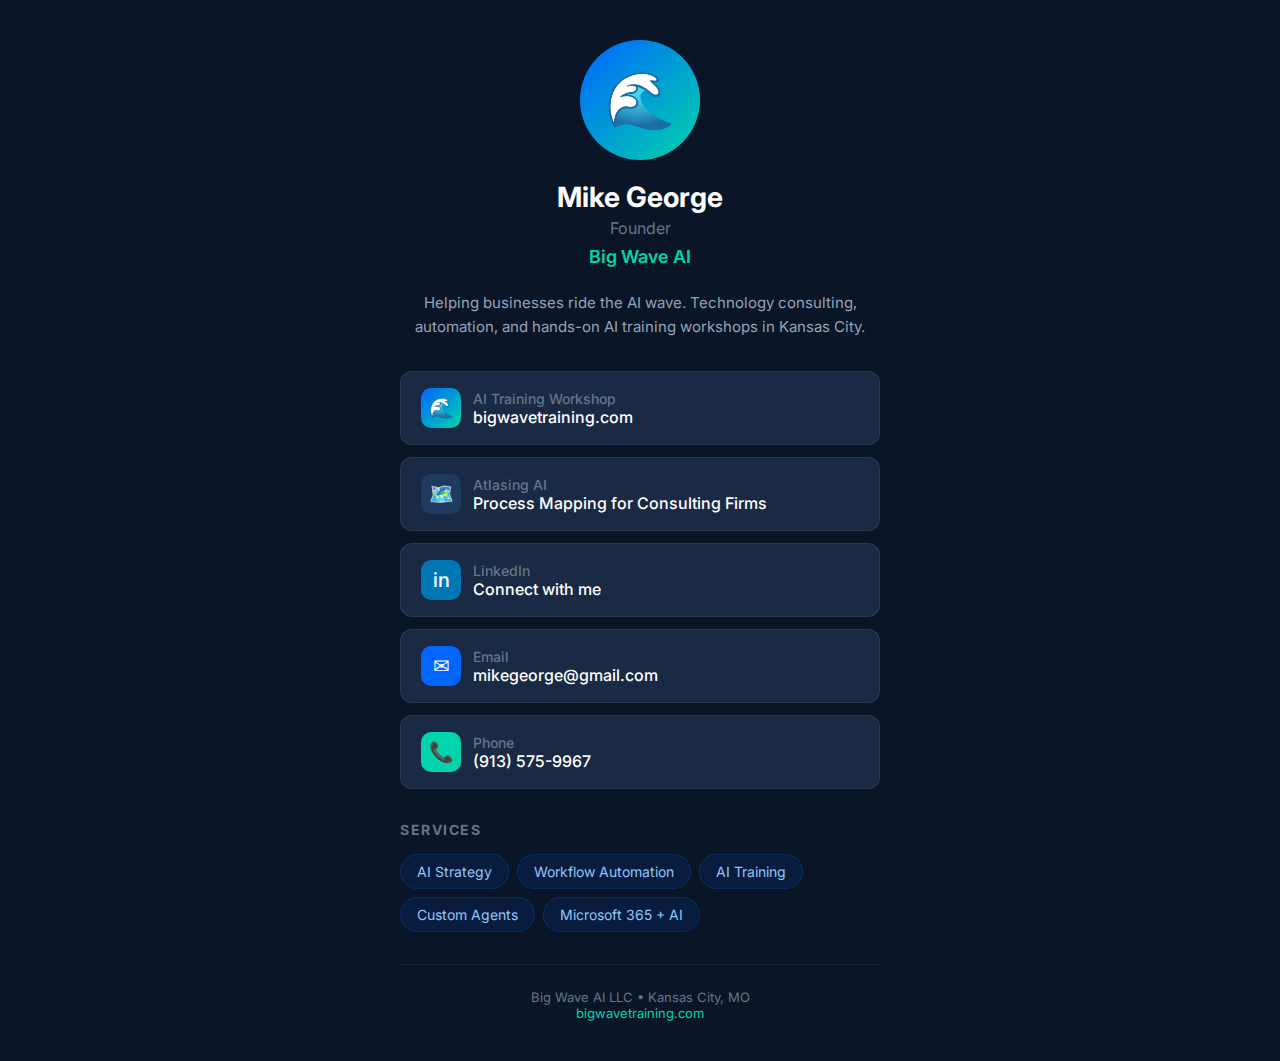
<file: links.html>
<!doctype html>
<html lang="en">
  <head>
    <meta charset="UTF-8" />
    <meta name="viewport" content="width=device-width, initial-scale=1.0" />
    <title>Big Wave AI - Mike George</title>
    <link rel="preconnect" href="https://fonts.googleapis.com" />
    <link rel="preconnect" href="https://fonts.gstatic.com" crossorigin />
    <link
      href="https://fonts.googleapis.com/css2?family=Inter:wght@400;500;600;700&display=swap"
      rel="stylesheet"
    />
    <style>
      :root {
        --color-primary: #0066ff;
        --color-primary-dark: #0052cc;
        --color-secondary: #00d4aa;
        --color-dark: #0a1628;
        --color-dark-light: #1a2a44;
        --color-gray: #64748b;
        --color-light: #f1f5f9;
        --color-white: #ffffff;
        --font-family: 'Inter', -apple-system, BlinkMacSystemFont, sans-serif;
      }

      * { margin: 0; padding: 0; box-sizing: border-box; }

      body {
        font-family: var(--font-family);
        background: var(--color-dark);
        color: var(--color-white);
        min-height: 100vh;
        display: flex;
        justify-content: center;
        padding: 40px 20px;
      }

      .card {
        max-width: 480px;
        width: 100%;
        text-align: center;
      }

      .avatar {
        width: 120px;
        height: 120px;
        border-radius: 50%;
        background: linear-gradient(135deg, var(--color-primary), var(--color-secondary));
        margin: 0 auto 20px;
        display: flex;
        align-items: center;
        justify-content: center;
        font-size: 56px;
        line-height: 1;
      }

      .name {
        font-size: 28px;
        font-weight: 700;
        margin-bottom: 4px;
      }

      .title {
        font-size: 16px;
        color: var(--color-gray);
        margin-bottom: 8px;
      }

      .company {
        font-size: 18px;
        font-weight: 600;
        color: var(--color-secondary);
        margin-bottom: 24px;
      }

      .bio {
        font-size: 15px;
        color: #94a3b8;
        line-height: 1.6;
        margin-bottom: 32px;
        padding: 0 10px;
      }

      .links {
        display: flex;
        flex-direction: column;
        gap: 12px;
        margin-bottom: 32px;
      }

      .link-btn {
        display: flex;
        align-items: center;
        gap: 12px;
        padding: 16px 20px;
        background: var(--color-dark-light);
        border: 1px solid rgba(255, 255, 255, 0.08);
        border-radius: 12px;
        color: var(--color-white);
        text-decoration: none;
        font-size: 16px;
        font-weight: 500;
        transition: all 0.2s ease;
      }

      .link-btn:hover {
        background: rgba(0, 102, 255, 0.15);
        border-color: var(--color-primary);
        transform: translateY(-2px);
      }

      .link-icon {
        width: 40px;
        height: 40px;
        border-radius: 10px;
        display: flex;
        align-items: center;
        justify-content: center;
        font-size: 20px;
        flex-shrink: 0;
      }

      .link-icon.linkedin { background: #0077b5; }
      .link-icon.email { background: var(--color-primary); }
      .link-icon.phone { background: var(--color-secondary); }
      .link-icon.workshop { background: linear-gradient(135deg, var(--color-primary), var(--color-secondary)); }
      .link-icon.atlasing { background: #1e3a5f; }
      .link-icon.web { background: #8b5cf6; }

      .link-text {
        text-align: left;
      }

      .link-label {
        font-size: 14px;
        color: var(--color-gray);
      }

      .link-value {
        font-size: 16px;
      }

      .services {
        text-align: left;
        margin-bottom: 32px;
      }

      .services h3 {
        font-size: 14px;
        text-transform: uppercase;
        letter-spacing: 1.5px;
        color: var(--color-gray);
        margin-bottom: 16px;
      }

      .service-tags {
        display: flex;
        flex-wrap: wrap;
        gap: 8px;
      }

      .tag {
        padding: 8px 16px;
        background: rgba(0, 102, 255, 0.1);
        border: 1px solid rgba(0, 102, 255, 0.2);
        border-radius: 20px;
        font-size: 14px;
        color: #93c5fd;
      }

      .footer {
        padding-top: 24px;
        border-top: 1px solid rgba(255, 255, 255, 0.06);
        font-size: 13px;
        color: var(--color-gray);
      }

      .footer a {
        color: var(--color-secondary);
        text-decoration: none;
      }

      @media (max-width: 480px) {
        body { padding: 24px 16px; }
        .name { font-size: 24px; }
        .avatar { width: 100px; height: 100px; font-size: 48px; }
      }
    </style>
  </head>
  <body>
    <div class="card">
      <div class="avatar">🌊</div>
      <div class="name">Mike George</div>
      <div class="title">Founder</div>
      <div class="company">Big Wave AI</div>
      <div class="bio">
        Helping businesses ride the AI wave. Technology consulting, automation,
        and hands-on AI training workshops in Kansas City.
      </div>

      <div class="links">
        <a href="https://bigwavetraining.com" class="link-btn">
          <div class="link-icon workshop">🌊</div>
          <div class="link-text">
            <div class="link-label">AI Training Workshop</div>
            <div class="link-value">bigwavetraining.com</div>
          </div>
        </a>

        <a href="https://atlasing.ai" class="link-btn">
          <div class="link-icon atlasing">🗺️</div>
          <div class="link-text">
            <div class="link-label">Atlasing AI</div>
            <div class="link-value">Process Mapping for Consulting Firms</div>
          </div>
        </a>

        <a href="https://www.linkedin.com/in/mikegeorge" class="link-btn">
          <div class="link-icon linkedin">in</div>
          <div class="link-text">
            <div class="link-label">LinkedIn</div>
            <div class="link-value">Connect with me</div>
          </div>
        </a>

        <a href="mailto:mikegeorge@gmail.com" class="link-btn">
          <div class="link-icon email">✉</div>
          <div class="link-text">
            <div class="link-label">Email</div>
            <div class="link-value">mikegeorge@gmail.com</div>
          </div>
        </a>

        <a href="tel:+19135759967" class="link-btn">
          <div class="link-icon phone">📞</div>
          <div class="link-text">
            <div class="link-label">Phone</div>
            <div class="link-value">(913) 575-9967</div>
          </div>
        </a>
      </div>

      <div class="services">
        <h3>Services</h3>
        <div class="service-tags">
          <span class="tag">AI Strategy</span>
          <span class="tag">Workflow Automation</span>
          <span class="tag">AI Training</span>
          <span class="tag">Custom Agents</span>
          <span class="tag">Microsoft 365 + AI</span>
        </div>
      </div>

      <div class="footer">
        Big Wave AI LLC &bull; Kansas City, MO<br />
        <a href="https://bigwavetraining.com">bigwavetraining.com</a>
      </div>
    </div>
  </body>
</html>
</file>
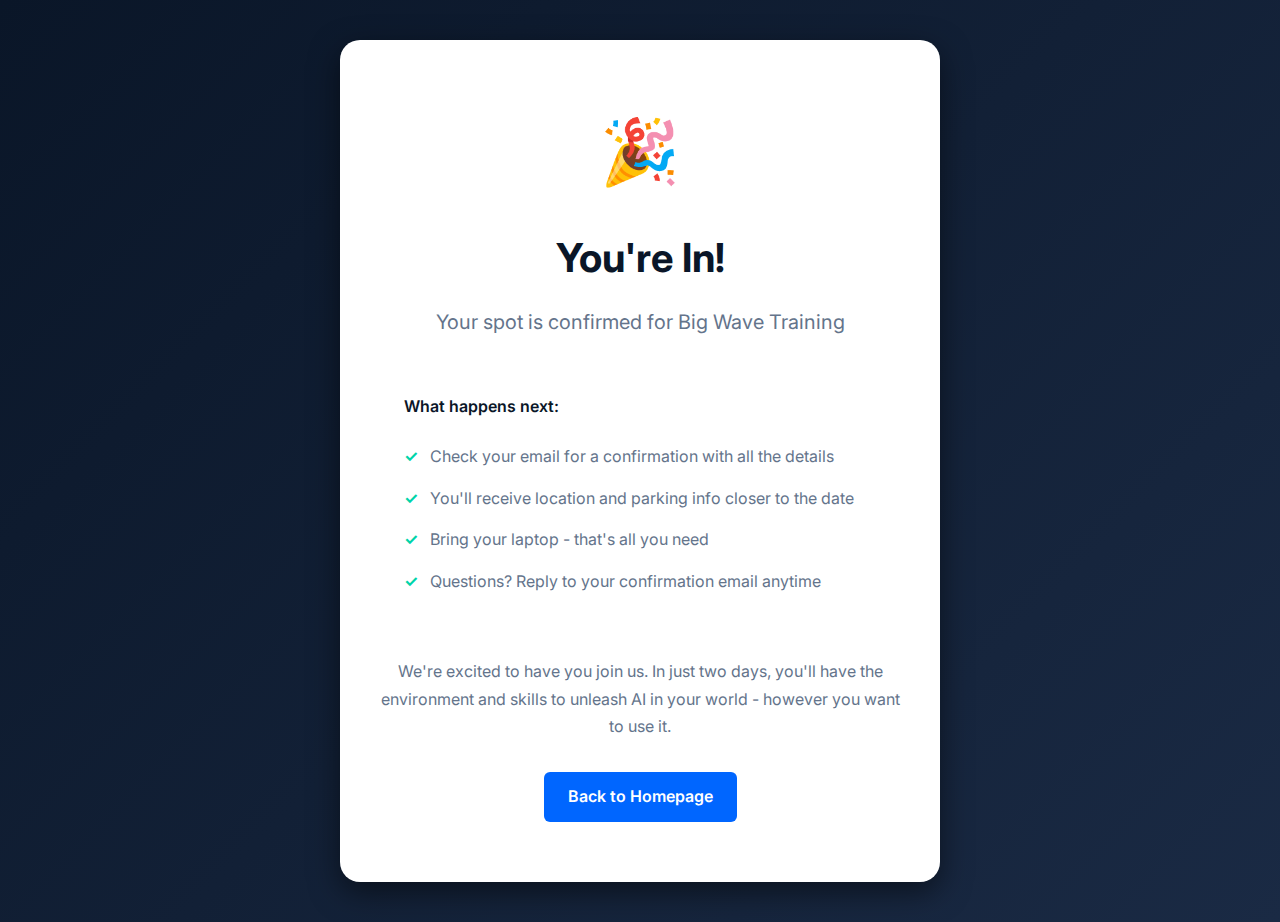
<file: success.html>
<!DOCTYPE html>
<html lang="en">
<head>
    <meta charset="UTF-8">
    <meta name="viewport" content="width=device-width, initial-scale=1.0">
    <title>You're In! - Big Wave Training</title>
    <link rel="stylesheet" href="css/styles.css?v=3">
    <link rel="preconnect" href="https://fonts.googleapis.com">
    <link rel="preconnect" href="https://fonts.gstatic.com" crossorigin>
    <link href="https://fonts.googleapis.com/css2?family=Inter:wght@400;500;600;700&display=swap" rel="stylesheet">
    <style>
        .success-page {
            min-height: 100vh;
            display: flex;
            flex-direction: column;
            justify-content: center;
            align-items: center;
            padding: 40px 24px;
            background: linear-gradient(135deg, var(--color-dark) 0%, var(--color-dark-light) 100%);
            text-align: center;
        }

        .success-card {
            background: var(--color-white);
            border-radius: var(--radius-lg);
            padding: 60px 40px;
            max-width: 600px;
            width: 100%;
            box-shadow: var(--shadow-lg);
        }

        .success-icon {
            font-size: 4rem;
            margin-bottom: 24px;
        }

        .success-title {
            font-size: 2.5rem;
            font-weight: 700;
            color: var(--color-dark);
            margin-bottom: 16px;
        }

        .success-subtitle {
            font-size: 1.25rem;
            color: var(--color-gray);
            margin-bottom: 32px;
        }

        .success-details {
            background: var(--color-light);
            border-radius: var(--radius-md);
            padding: 24px;
            margin-bottom: 32px;
            text-align: left;
        }

        .success-details h3 {
            font-size: 1rem;
            font-weight: 600;
            color: var(--color-dark);
            margin-bottom: 16px;
        }

        .success-details ul {
            list-style: none;
            padding: 0;
        }

        .success-details li {
            padding: 8px 0;
            color: var(--color-gray);
            display: flex;
            align-items: center;
            gap: 12px;
        }

        .success-details li::before {
            content: "✓";
            color: var(--color-secondary);
            font-weight: 700;
        }

        .success-message {
            color: var(--color-gray);
            margin-bottom: 32px;
            line-height: 1.7;
        }

        .success-cta {
            display: flex;
            gap: 16px;
            justify-content: center;
            flex-wrap: wrap;
        }

        @media (max-width: 480px) {
            .success-card {
                padding: 40px 24px;
            }

            .success-title {
                font-size: 2rem;
            }
        }
    </style>
</head>
<body>
    <main class="success-page">
        <div class="success-card">
            <div class="success-icon">🎉</div>
            <h1 class="success-title">You're In!</h1>
            <p class="success-subtitle">Your spot is confirmed for Big Wave Training</p>

            <div class="success-details">
                <h3>What happens next:</h3>
                <ul>
                    <li>Check your email for a confirmation with all the details</li>
                    <li>You'll receive location and parking info closer to the date</li>
                    <li>Bring your laptop - that's all you need</li>
                    <li>Questions? Reply to your confirmation email anytime</li>
                </ul>
            </div>

            <p class="success-message">
                We're excited to have you join us. In just two days, you'll have the environment
                and skills to unleash AI in your world - however you want to use it.
            </p>

            <div class="success-cta">
                <a href="/" class="btn btn-primary">Back to Homepage</a>
            </div>
        </div>
    </main>
</body>
</html>
</file>
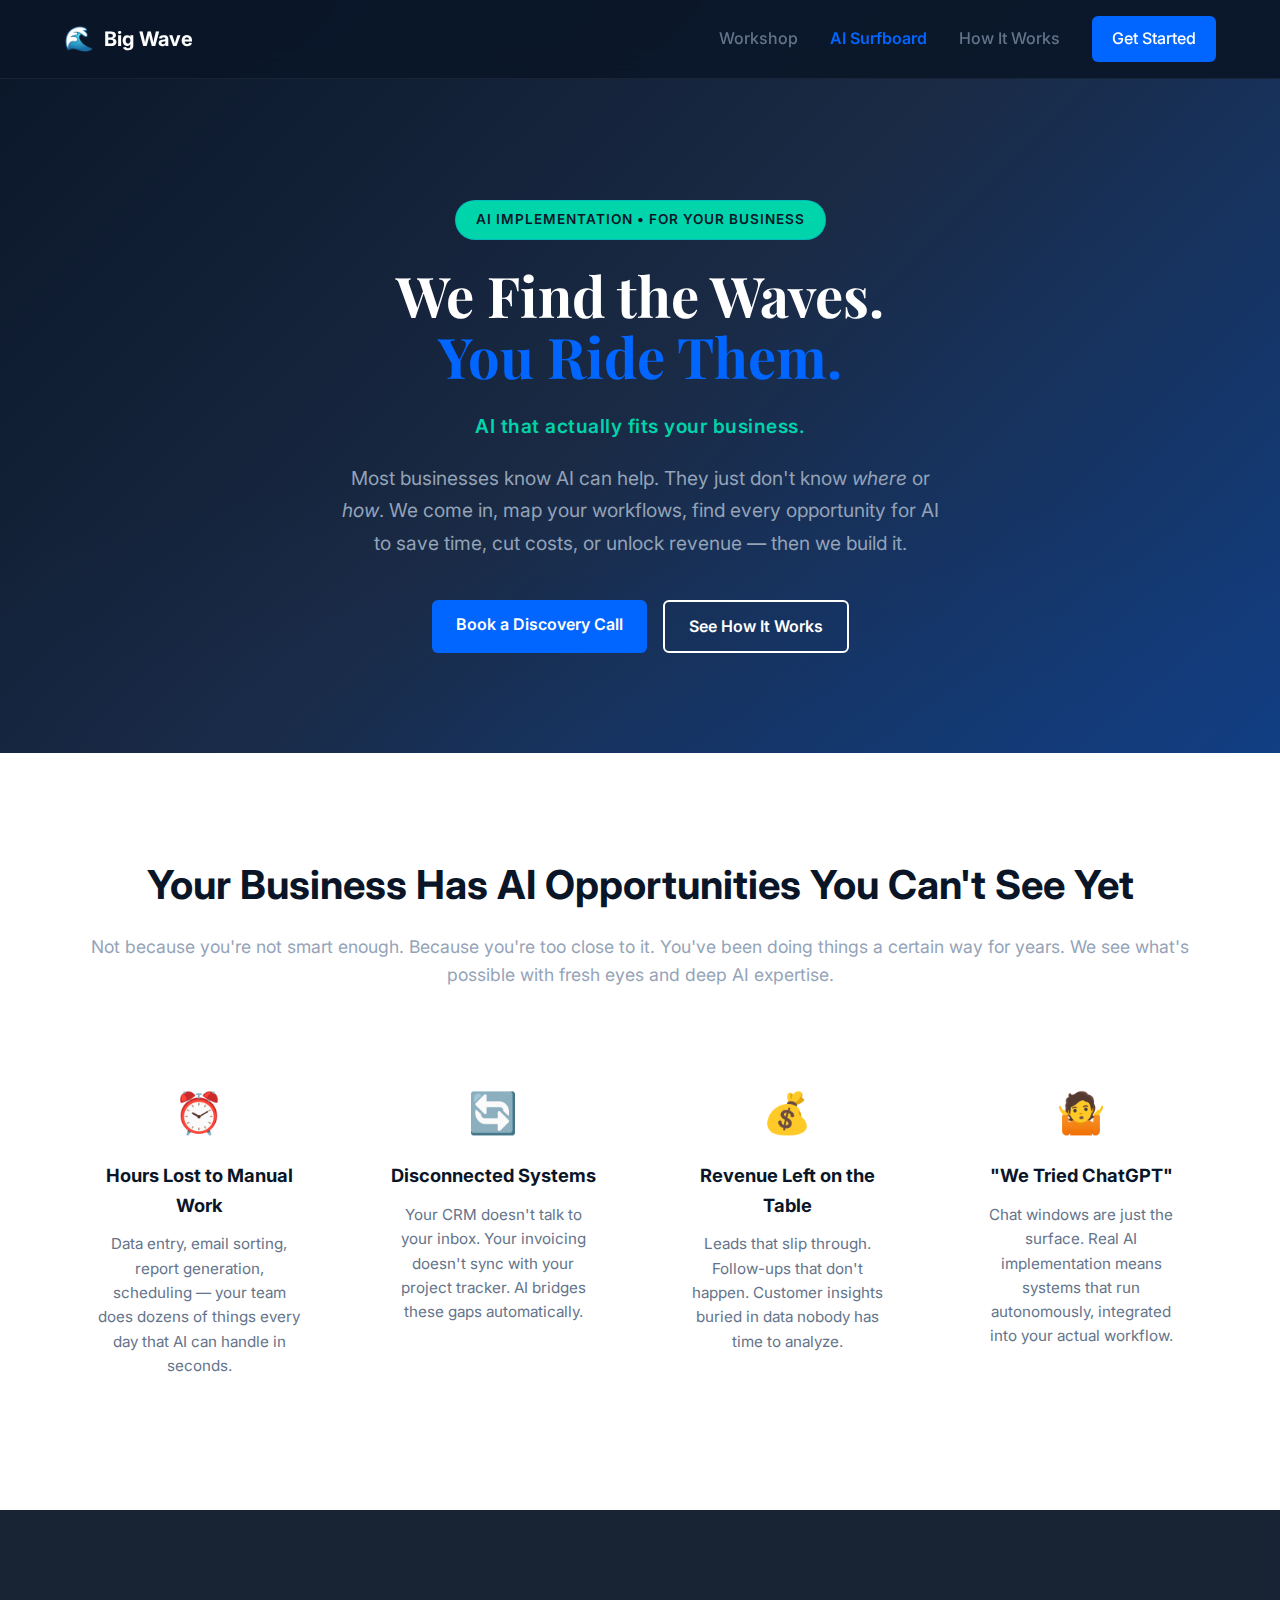
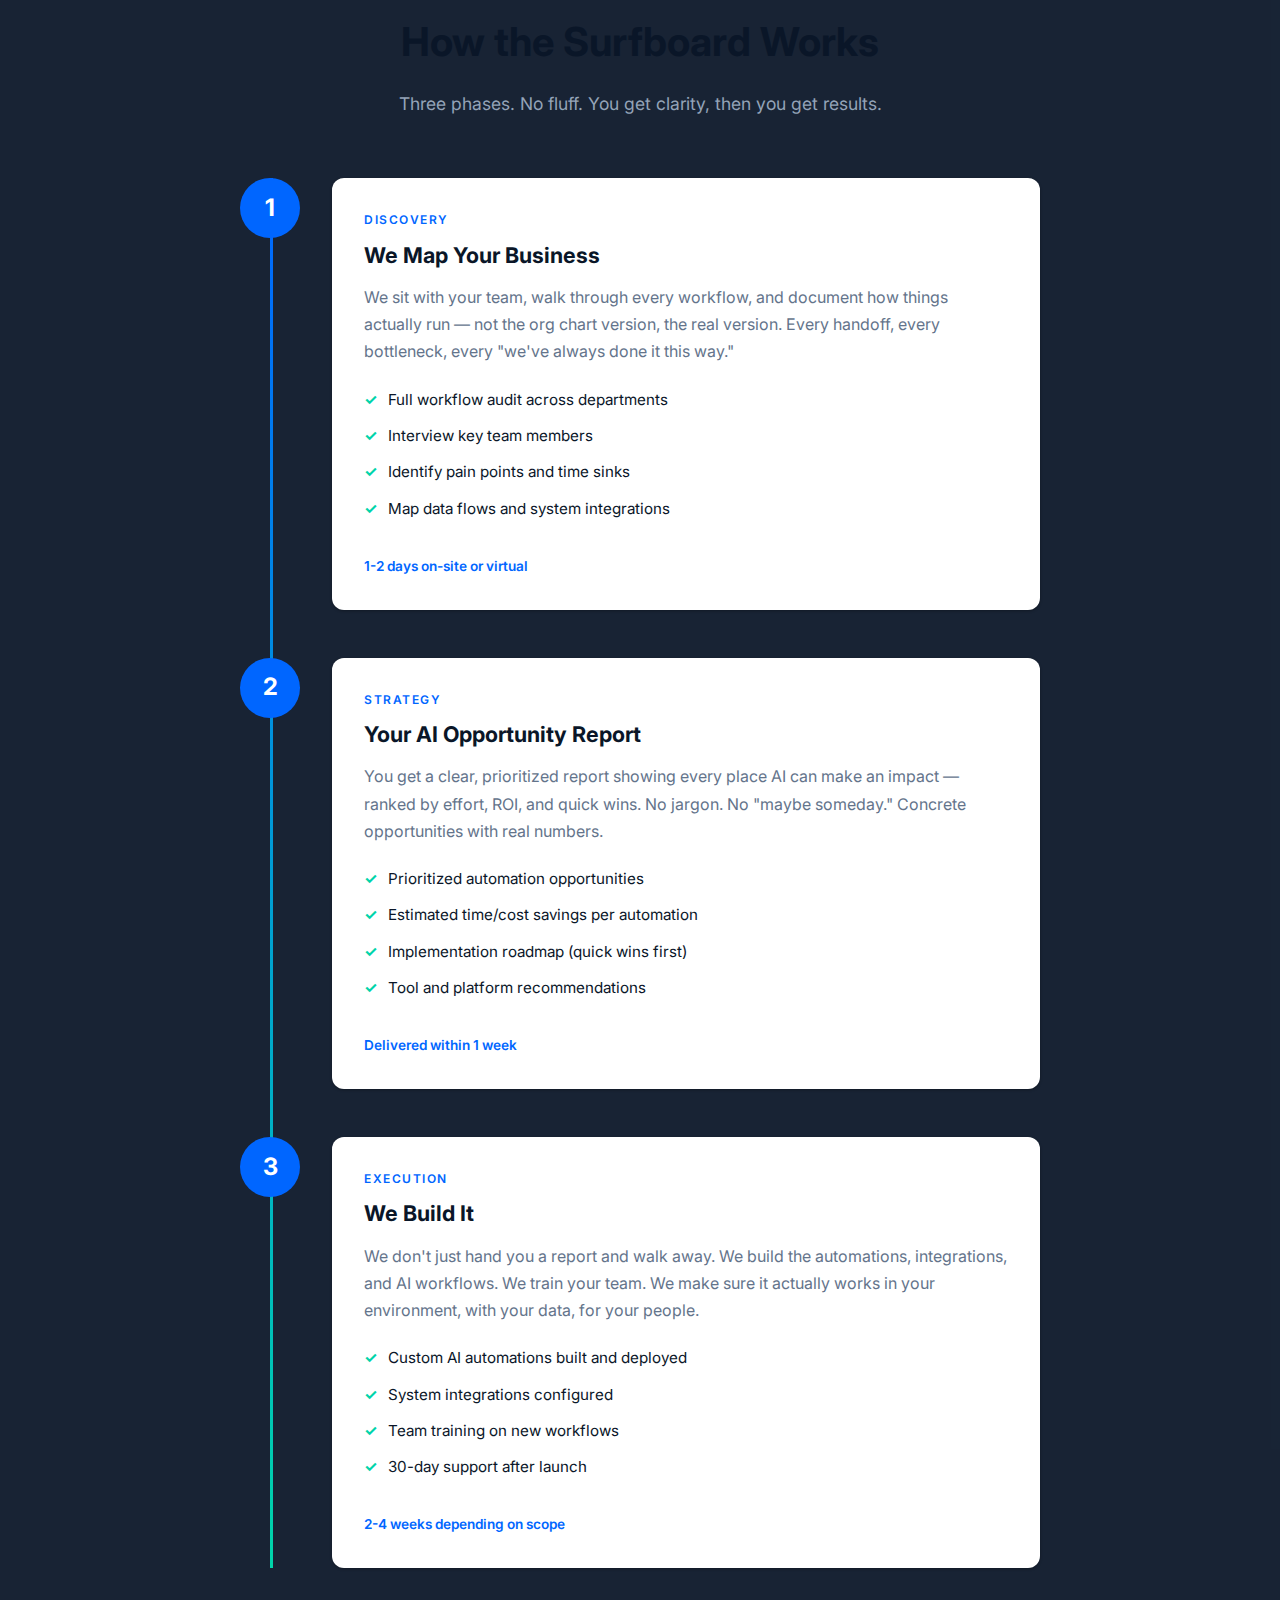
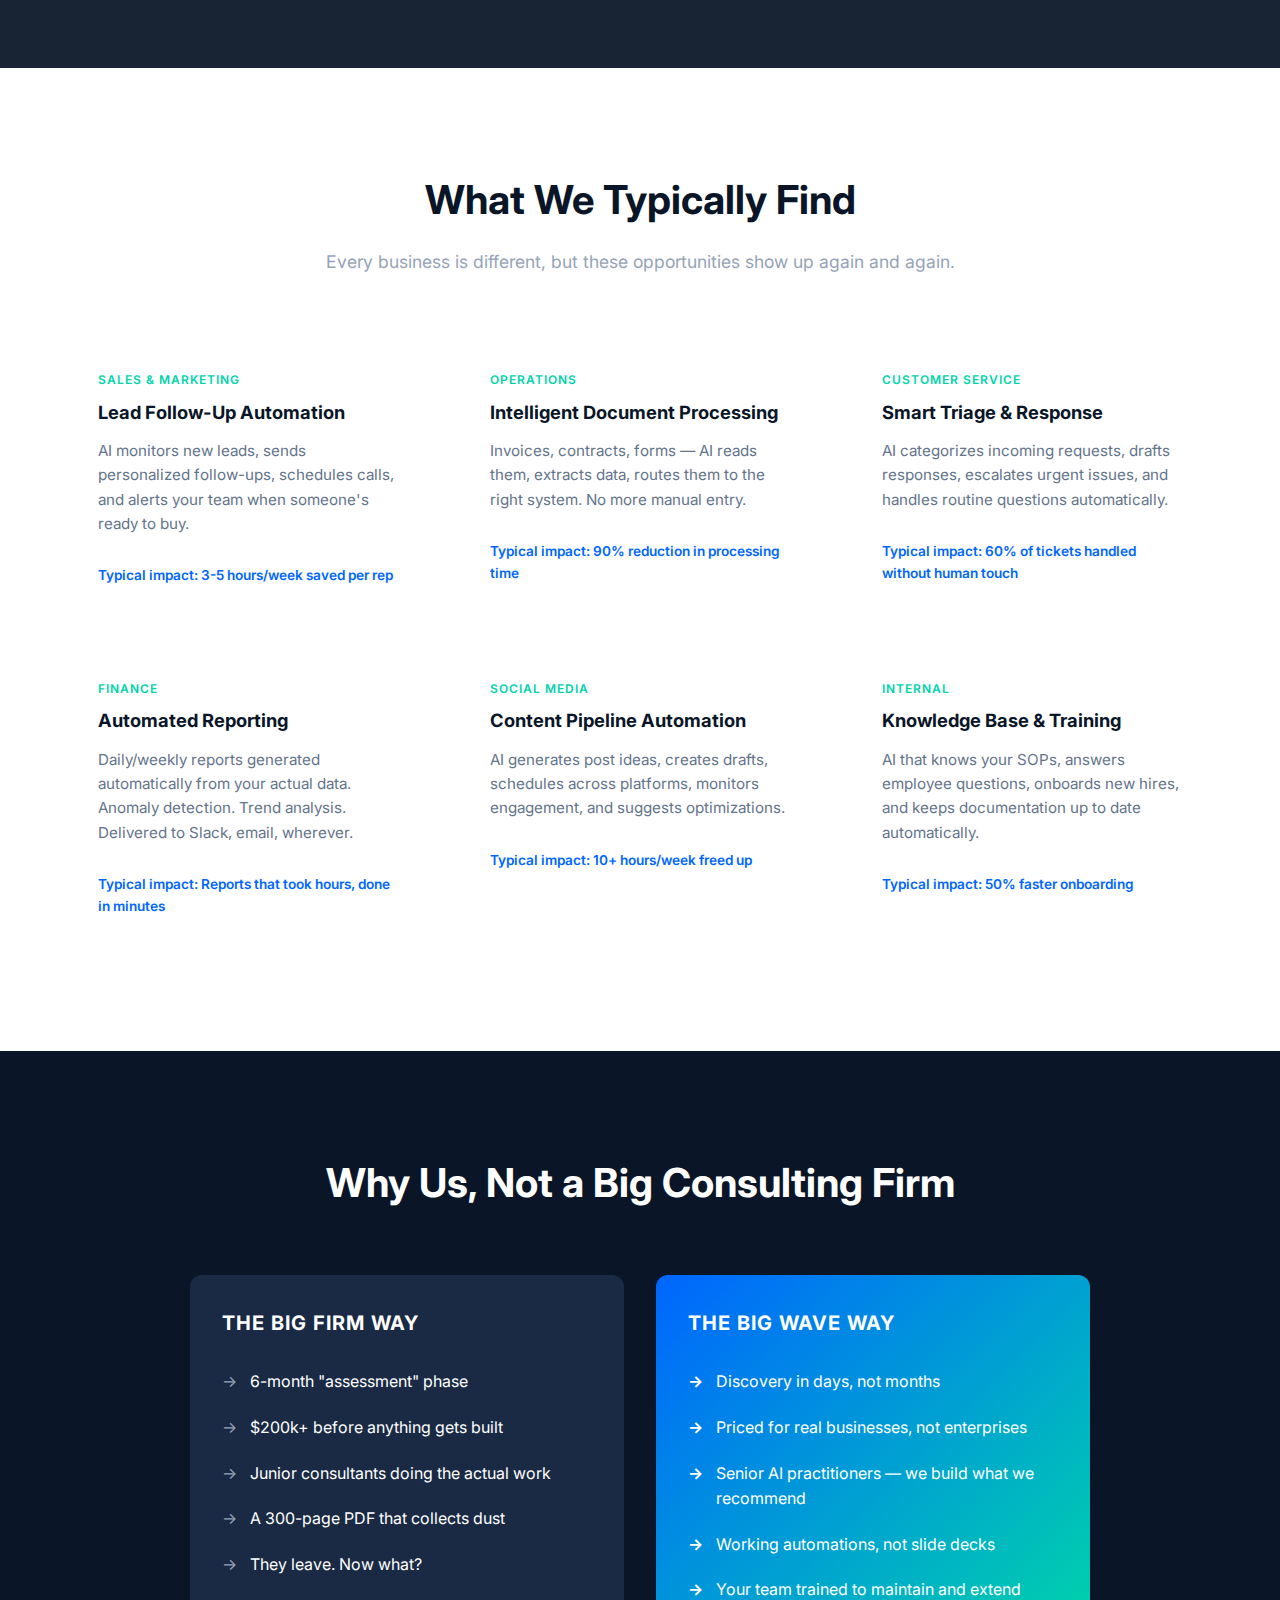
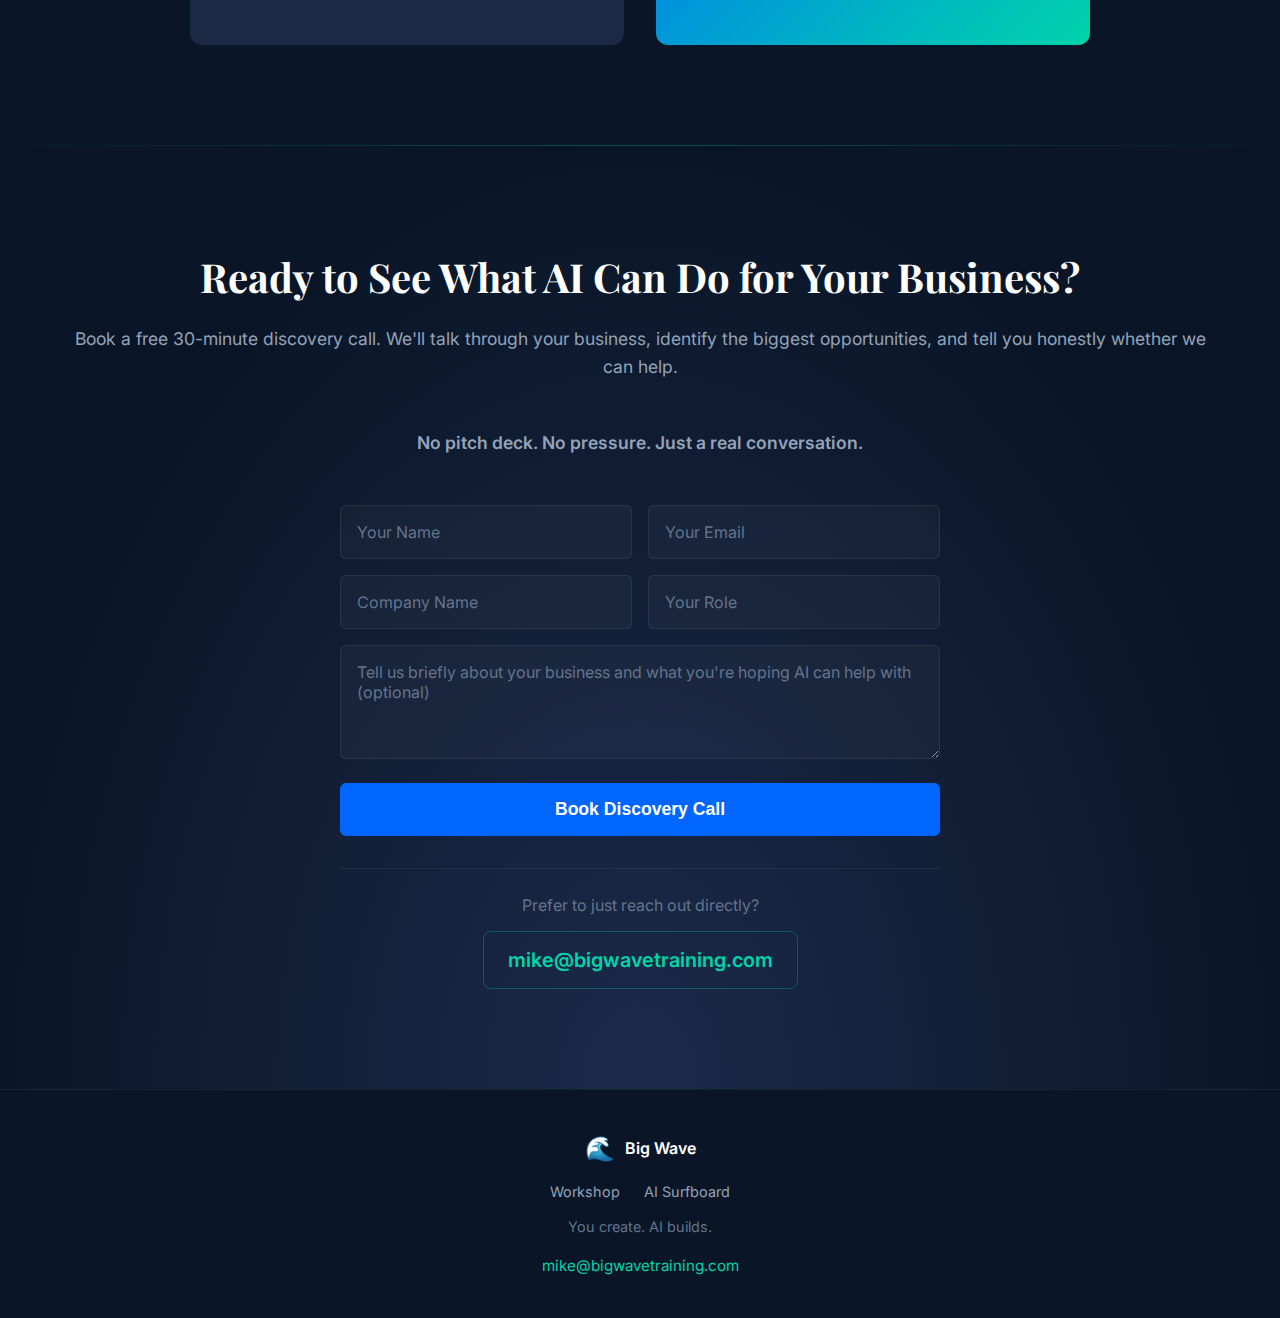
<file: surfboard.html>
<!doctype html>
<html lang="en">
  <head>
    <meta charset="UTF-8" />
    <meta name="viewport" content="width=device-width, initial-scale=1.0" />
    <title>Big Wave - AI Surfboard | AI Implementation for Your Business</title>
    <link rel="stylesheet" href="css/styles.css" />
    <link rel="stylesheet" href="css/surfboard.css" />
    <link rel="preconnect" href="https://fonts.googleapis.com" />
    <link rel="preconnect" href="https://fonts.gstatic.com" crossorigin />
    <link
      href="https://fonts.googleapis.com/css2?family=Inter:wght@400;500;600;700&display=swap"
      rel="stylesheet"
    />
  </head>
  <body>
    <header class="header">
      <nav class="nav">
        <div class="logo">
          <a href="/" style="display:flex;align-items:center;gap:10px;text-decoration:none;color:inherit;">
            <span class="logo-icon">🌊</span>
            <span class="logo-text">Big Wave</span>
          </a>
        </div>
        <ul class="nav-links">
          <li><a href="/">Workshop</a></li>
          <li><a href="/surfboard" class="nav-active">AI Surfboard</a></li>
          <li><a href="#how-it-works">How It Works</a></li>
          <li><a href="#contact" class="btn btn-nav">Get Started</a></li>
        </ul>
      </nav>
    </header>

    <main>
      <section class="hero surfboard-hero">
        <div class="hero-content">
          <div class="location-badge surfboard-badge">AI Implementation • For Your Business</div>
          <h1>
            We Find the Waves.<br /><span class="highlight">You Ride Them.</span>
          </h1>
          <p class="hero-tagline">AI that actually fits your business.</p>
          <p class="hero-subtitle">
            Most businesses know AI can help. They just don't know <em>where</em> 
            or <em>how</em>. We come in, map your workflows, find every opportunity 
            for AI to save time, cut costs, or unlock revenue — then we build it.
          </p>
          <div class="hero-cta">
            <a href="#contact" class="btn btn-primary">Book a Discovery Call</a>
            <a href="#how-it-works" class="btn btn-secondary">See How It Works</a>
          </div>
        </div>
      </section>

      <section class="surfboard-problem">
        <div class="container">
          <h2>Your Business Has AI Opportunities You Can't See Yet</h2>
          <p class="section-subtitle">
            Not because you're not smart enough. Because you're too close to it. 
            You've been doing things a certain way for years. We see what's possible 
            with fresh eyes and deep AI expertise.
          </p>
          <div class="problem-grid">
            <div class="problem-card">
              <div class="problem-icon">⏰</div>
              <h3>Hours Lost to Manual Work</h3>
              <p>Data entry, email sorting, report generation, scheduling — your team does 
                 dozens of things every day that AI can handle in seconds.</p>
            </div>
            <div class="problem-card">
              <div class="problem-icon">🔄</div>
              <h3>Disconnected Systems</h3>
              <p>Your CRM doesn't talk to your inbox. Your invoicing doesn't sync with 
                 your project tracker. AI bridges these gaps automatically.</p>
            </div>
            <div class="problem-card">
              <div class="problem-icon">💰</div>
              <h3>Revenue Left on the Table</h3>
              <p>Leads that slip through. Follow-ups that don't happen. Customer insights 
                 buried in data nobody has time to analyze.</p>
            </div>
            <div class="problem-card">
              <div class="problem-icon">🤷</div>
              <h3>"We Tried ChatGPT"</h3>
              <p>Chat windows are just the surface. Real AI implementation means systems 
                 that run autonomously, integrated into your actual workflow.</p>
            </div>
          </div>
        </div>
      </section>

      <section id="how-it-works" class="surfboard-process">
        <div class="container">
          <h2>How the Surfboard Works</h2>
          <p class="section-subtitle">
            Three phases. No fluff. You get clarity, then you get results.
          </p>
          <div class="process-timeline">
            <div class="process-phase">
              <div class="phase-number">1</div>
              <div class="phase-content">
                <div class="phase-label">Discovery</div>
                <h3>We Map Your Business</h3>
                <p>We sit with your team, walk through every workflow, and document 
                   how things actually run — not the org chart version, the real version. 
                   Every handoff, every bottleneck, every "we've always done it this way."</p>
                <ul class="phase-deliverables">
                  <li>Full workflow audit across departments</li>
                  <li>Interview key team members</li>
                  <li>Identify pain points and time sinks</li>
                  <li>Map data flows and system integrations</li>
                </ul>
                <div class="phase-time">1-2 days on-site or virtual</div>
              </div>
            </div>

            <div class="process-phase">
              <div class="phase-number">2</div>
              <div class="phase-content">
                <div class="phase-label">Strategy</div>
                <h3>Your AI Opportunity Report</h3>
                <p>You get a clear, prioritized report showing every place AI can 
                   make an impact — ranked by effort, ROI, and quick wins. No jargon. 
                   No "maybe someday." Concrete opportunities with real numbers.</p>
                <ul class="phase-deliverables">
                  <li>Prioritized automation opportunities</li>
                  <li>Estimated time/cost savings per automation</li>
                  <li>Implementation roadmap (quick wins first)</li>
                  <li>Tool and platform recommendations</li>
                </ul>
                <div class="phase-time">Delivered within 1 week</div>
              </div>
            </div>

            <div class="process-phase">
              <div class="phase-number">3</div>
              <div class="phase-content">
                <div class="phase-label">Execution</div>
                <h3>We Build It</h3>
                <p>We don't just hand you a report and walk away. We build the 
                   automations, integrations, and AI workflows. We train your team. 
                   We make sure it actually works in your environment, with your data, 
                   for your people.</p>
                <ul class="phase-deliverables">
                  <li>Custom AI automations built and deployed</li>
                  <li>System integrations configured</li>
                  <li>Team training on new workflows</li>
                  <li>30-day support after launch</li>
                </ul>
                <div class="phase-time">2-4 weeks depending on scope</div>
              </div>
            </div>
          </div>
        </div>
      </section>

      <section class="surfboard-examples">
        <div class="container">
          <h2>What We Typically Find</h2>
          <p class="section-subtitle">
            Every business is different, but these opportunities show up again and again.
          </p>
          <div class="examples-grid">
            <div class="example-card">
              <div class="example-category">Sales & Marketing</div>
              <h3>Lead Follow-Up Automation</h3>
              <p>AI monitors new leads, sends personalized follow-ups, schedules calls, 
                 and alerts your team when someone's ready to buy.</p>
              <div class="example-impact">Typical impact: 3-5 hours/week saved per rep</div>
            </div>
            <div class="example-card">
              <div class="example-category">Operations</div>
              <h3>Intelligent Document Processing</h3>
              <p>Invoices, contracts, forms — AI reads them, extracts data, routes them 
                 to the right system. No more manual entry.</p>
              <div class="example-impact">Typical impact: 90% reduction in processing time</div>
            </div>
            <div class="example-card">
              <div class="example-category">Customer Service</div>
              <h3>Smart Triage & Response</h3>
              <p>AI categorizes incoming requests, drafts responses, escalates urgent 
                 issues, and handles routine questions automatically.</p>
              <div class="example-impact">Typical impact: 60% of tickets handled without human touch</div>
            </div>
            <div class="example-card">
              <div class="example-category">Finance</div>
              <h3>Automated Reporting</h3>
              <p>Daily/weekly reports generated automatically from your actual data. 
                 Anomaly detection. Trend analysis. Delivered to Slack, email, wherever.</p>
              <div class="example-impact">Typical impact: Reports that took hours, done in minutes</div>
            </div>
            <div class="example-card">
              <div class="example-category">Social Media</div>
              <h3>Content Pipeline Automation</h3>
              <p>AI generates post ideas, creates drafts, schedules across platforms, 
                 monitors engagement, and suggests optimizations.</p>
              <div class="example-impact">Typical impact: 10+ hours/week freed up</div>
            </div>
            <div class="example-card">
              <div class="example-category">Internal</div>
              <h3>Knowledge Base & Training</h3>
              <p>AI that knows your SOPs, answers employee questions, onboards new 
                 hires, and keeps documentation up to date automatically.</p>
              <div class="example-impact">Typical impact: 50% faster onboarding</div>
            </div>
          </div>
        </div>
      </section>

      <section class="surfboard-differentiator">
        <div class="container">
          <h2>Why Us, Not a Big Consulting Firm</h2>
          <div class="diff-grid">
            <div class="diff-card them">
              <h3>The Big Firm Way</h3>
              <ul>
                <li>6-month "assessment" phase</li>
                <li>$200k+ before anything gets built</li>
                <li>Junior consultants doing the actual work</li>
                <li>A 300-page PDF that collects dust</li>
                <li>They leave. Now what?</li>
              </ul>
            </div>
            <div class="diff-card us">
              <h3>The Big Wave Way</h3>
              <ul>
                <li>Discovery in days, not months</li>
                <li>Priced for real businesses, not enterprises</li>
                <li>Senior AI practitioners — we build what we recommend</li>
                <li>Working automations, not slide decks</li>
                <li>Your team trained to maintain and extend</li>
              </ul>
            </div>
          </div>
        </div>
      </section>

      <section id="contact" class="cta-section surfboard-cta">
        <div class="container">
          <h2>Ready to See What AI Can Do for Your Business?</h2>
          <p>
            Book a free 30-minute discovery call. We'll talk through your business, 
            identify the biggest opportunities, and tell you honestly whether we can help.
          </p>
          <p class="surfboard-no-pressure">No pitch deck. No pressure. Just a real conversation.</p>
          
          <form class="contact-form" id="surfboard-form">
            <div class="form-row">
              <input type="text" name="name" placeholder="Your Name" required />
              <input type="email" name="email" placeholder="Your Email" required />
            </div>
            <div class="form-row">
              <input type="text" name="company" placeholder="Company Name" />
              <input type="text" name="role" placeholder="Your Role" />
            </div>
            <textarea name="message" rows="4" placeholder="Tell us briefly about your business and what you're hoping AI can help with (optional)"></textarea>
            <button type="submit" class="btn btn-primary btn-large" id="surfboard-submit">
              Book Discovery Call
            </button>
            <div id="surfboard-message" class="form-message" style="display: none"></div>

            <div class="contact-alternative">
              <p>Prefer to just reach out directly?</p>
              <a href="mailto:mike@bigwavetraining.com" class="contact-email">mike@bigwavetraining.com</a>
            </div>
          </form>
        </div>
      </section>
    </main>

    <footer class="footer">
      <div class="container">
        <div class="footer-content">
          <div class="footer-brand">
            <span class="logo-icon">🌊</span>
            <span class="logo-text">Big Wave</span>
          </div>
          <div class="footer-links">
            <a href="/">Workshop</a>
            <a href="/surfboard">AI Surfboard</a>
          </div>
          <p class="footer-tagline">You create. AI builds.</p>
          <a href="mailto:mike@bigwavetraining.com" class="footer-email">mike@bigwavetraining.com</a>
        </div>
      </div>
    </footer>

    <script>
      document.getElementById('surfboard-form').addEventListener('submit', async function(e) {
        e.preventDefault();
        
        const form = e.target;
        const submitBtn = document.getElementById('surfboard-submit');
        const messageDiv = document.getElementById('surfboard-message');
        
        const formData = new FormData(form);
        const data = {
          name: formData.get('name'),
          email: formData.get('email'),
          company: formData.get('company'),
          role: formData.get('role'),
          message: formData.get('message'),
          type: 'surfboard-inquiry'
        };
        
        submitBtn.disabled = true;
        submitBtn.textContent = 'Sending...';
        messageDiv.style.display = 'none';
        
        try {
          // Send to n8n webhook for processing
          const response = await fetch('https://n8n.bigwavetraining.com/webhook/surfboard-inquiry', {
            method: 'POST',
            headers: { 'Content-Type': 'application/json' },
            body: JSON.stringify(data)
          });
          
          if (response.ok) {
            messageDiv.textContent = "We'll be in touch within 24 hours to schedule your discovery call.";
            messageDiv.className = 'form-message success';
            messageDiv.style.display = 'block';
            form.reset();
          } else {
            throw new Error('Server error');
          }
        } catch (error) {
          // Fallback: mailto link
          messageDiv.innerHTML = 'Something went wrong. Please email us directly at <a href="mailto:mike@bigwavetraining.com" style="color:#00d4aa;">mike@bigwavetraining.com</a>';
          messageDiv.className = 'form-message error';
          messageDiv.style.display = 'block';
        }
        
        submitBtn.disabled = false;
        submitBtn.textContent = 'Book Discovery Call';
      });
    </script>
  </body>
</html>
</file>
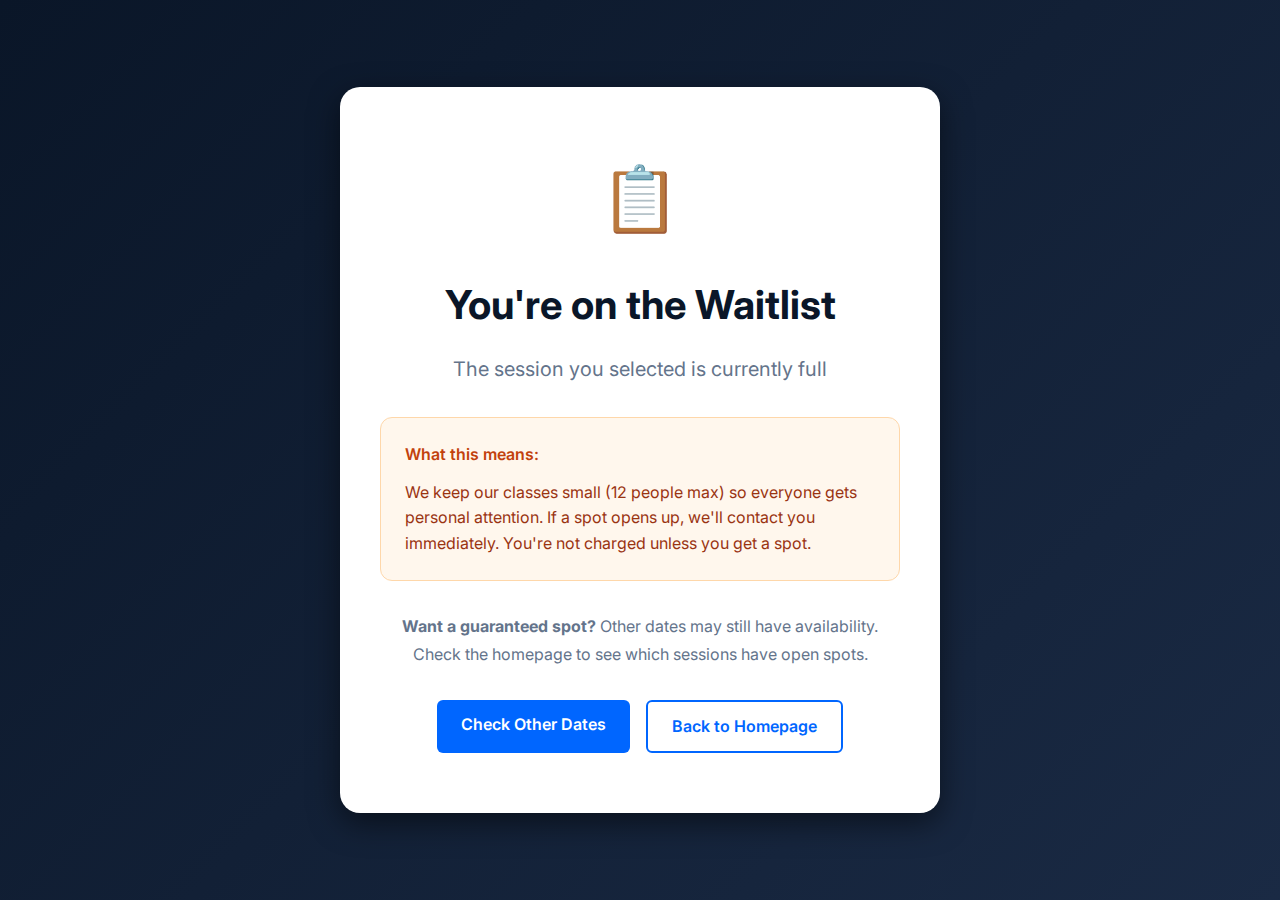
<file: waitlist.html>
<!DOCTYPE html>
<html lang="en">
<head>
    <meta charset="UTF-8">
    <meta name="viewport" content="width=device-width, initial-scale=1.0">
    <title>You're on the Waitlist - Big Wave Training</title>
    <link rel="stylesheet" href="css/styles.css?v=3">
    <link rel="preconnect" href="https://fonts.googleapis.com">
    <link rel="preconnect" href="https://fonts.gstatic.com" crossorigin>
    <link href="https://fonts.googleapis.com/css2?family=Inter:wght@400;500;600;700&display=swap" rel="stylesheet">
    <style>
        .waitlist-page {
            min-height: 100vh;
            display: flex;
            flex-direction: column;
            justify-content: center;
            align-items: center;
            padding: 40px 24px;
            background: linear-gradient(135deg, var(--color-dark) 0%, var(--color-dark-light) 100%);
            text-align: center;
        }

        .waitlist-card {
            background: var(--color-white);
            border-radius: var(--radius-lg);
            padding: 60px 40px;
            max-width: 600px;
            width: 100%;
            box-shadow: var(--shadow-lg);
        }

        .waitlist-icon {
            font-size: 4rem;
            margin-bottom: 24px;
        }

        .waitlist-title {
            font-size: 2.5rem;
            font-weight: 700;
            color: var(--color-dark);
            margin-bottom: 16px;
        }

        .waitlist-subtitle {
            font-size: 1.25rem;
            color: var(--color-gray);
            margin-bottom: 32px;
        }

        .waitlist-info {
            background: #fff7ed;
            border: 1px solid #fed7aa;
            border-radius: var(--radius-md);
            padding: 24px;
            margin-bottom: 32px;
            text-align: left;
        }

        .waitlist-info h3 {
            font-size: 1rem;
            font-weight: 600;
            color: #c2410c;
            margin-bottom: 12px;
        }

        .waitlist-info p {
            color: #9a3412;
            line-height: 1.6;
        }

        .waitlist-message {
            color: var(--color-gray);
            margin-bottom: 32px;
            line-height: 1.7;
        }

        .waitlist-cta {
            display: flex;
            gap: 16px;
            justify-content: center;
            flex-wrap: wrap;
        }

        .btn-secondary-outline {
            background: transparent;
            border: 2px solid var(--color-primary);
            color: var(--color-primary);
        }

        .btn-secondary-outline:hover {
            background: var(--color-primary);
            color: white;
        }

        @media (max-width: 480px) {
            .waitlist-card {
                padding: 40px 24px;
            }

            .waitlist-title {
                font-size: 2rem;
            }

            .waitlist-cta {
                flex-direction: column;
            }
        }
    </style>
</head>
<body>
    <main class="waitlist-page">
        <div class="waitlist-card">
            <div class="waitlist-icon">📋</div>
            <h1 class="waitlist-title">You're on the Waitlist</h1>
            <p class="waitlist-subtitle">The session you selected is currently full</p>

            <div class="waitlist-info">
                <h3>What this means:</h3>
                <p>
                    We keep our classes small (12 people max) so everyone gets personal attention.
                    If a spot opens up, we'll contact you immediately. You're not charged unless
                    you get a spot.
                </p>
            </div>

            <p class="waitlist-message">
                <strong>Want a guaranteed spot?</strong> Other dates may still have availability.
                Check the homepage to see which sessions have open spots.
            </p>

            <div class="waitlist-cta">
                <a href="/#contact" class="btn btn-primary">Check Other Dates</a>
                <a href="/" class="btn btn-secondary-outline">Back to Homepage</a>
            </div>
        </div>
    </main>
</body>
</html>
</file>
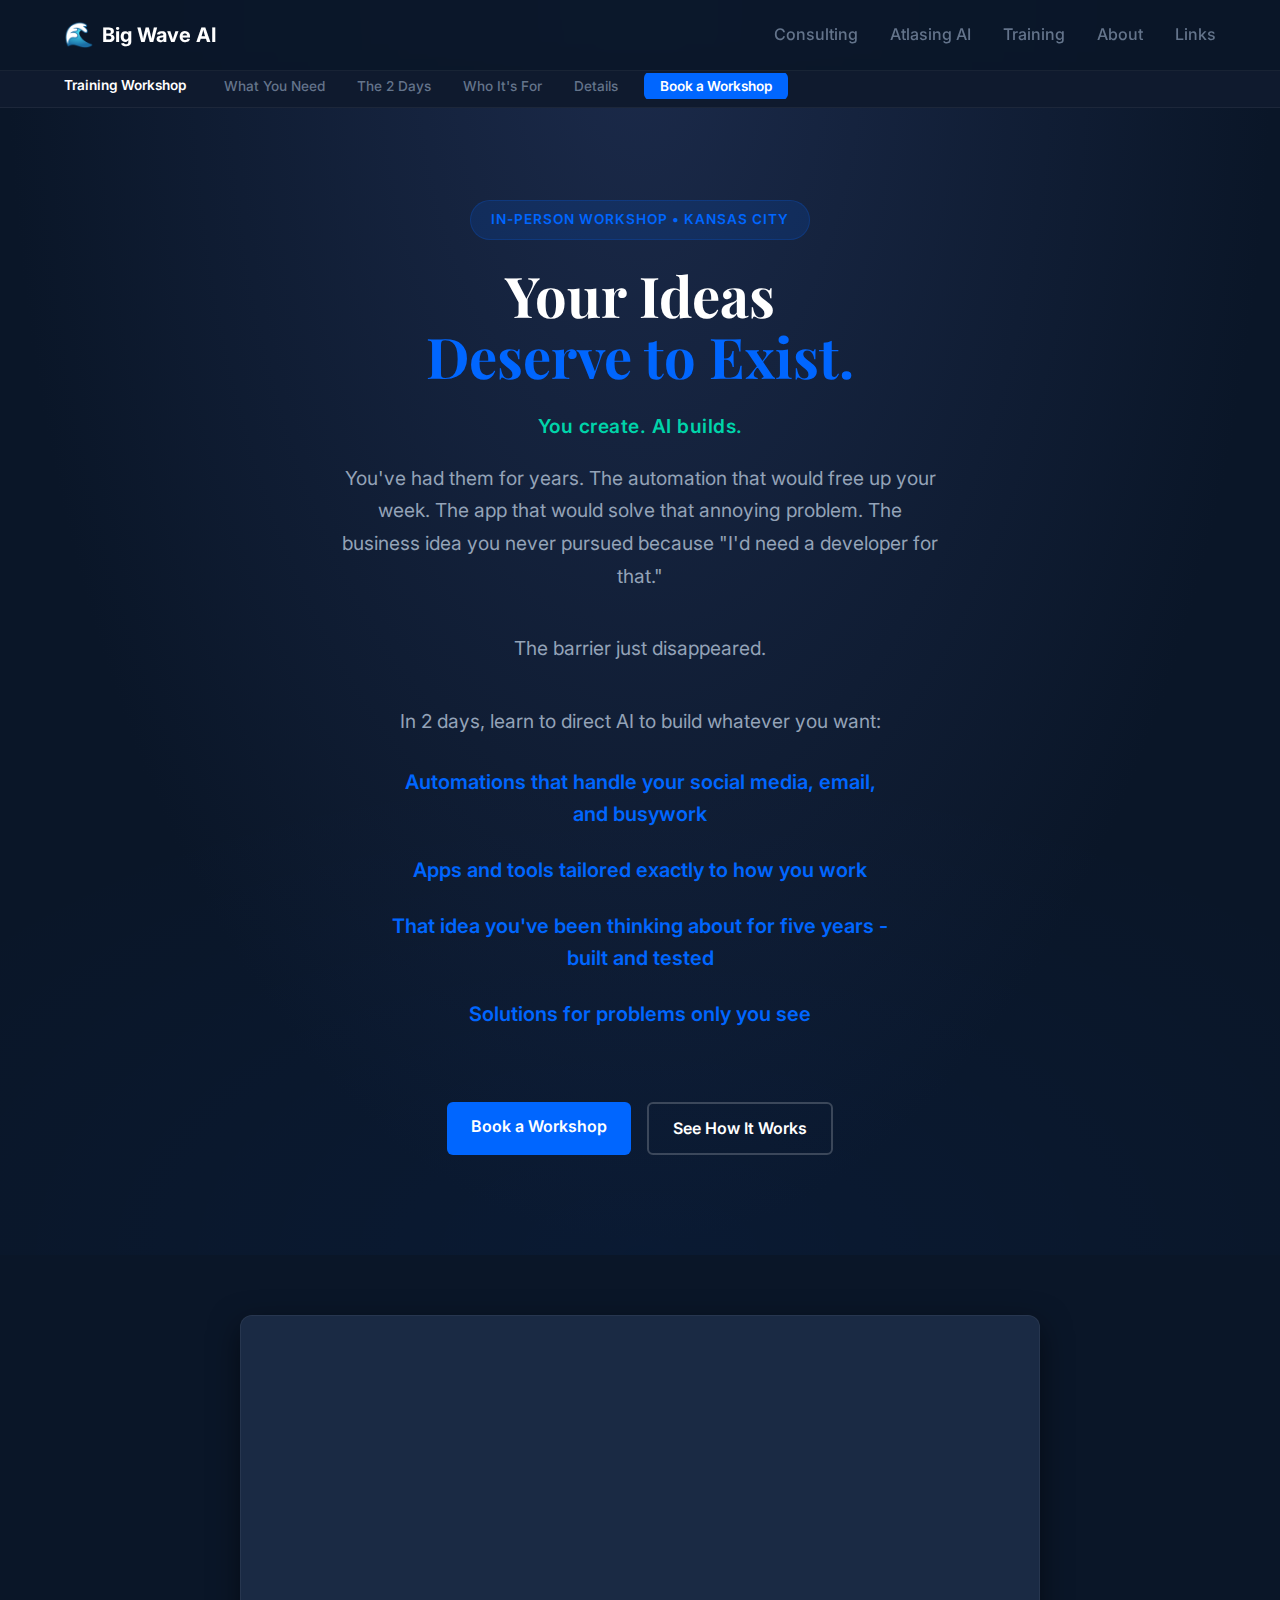
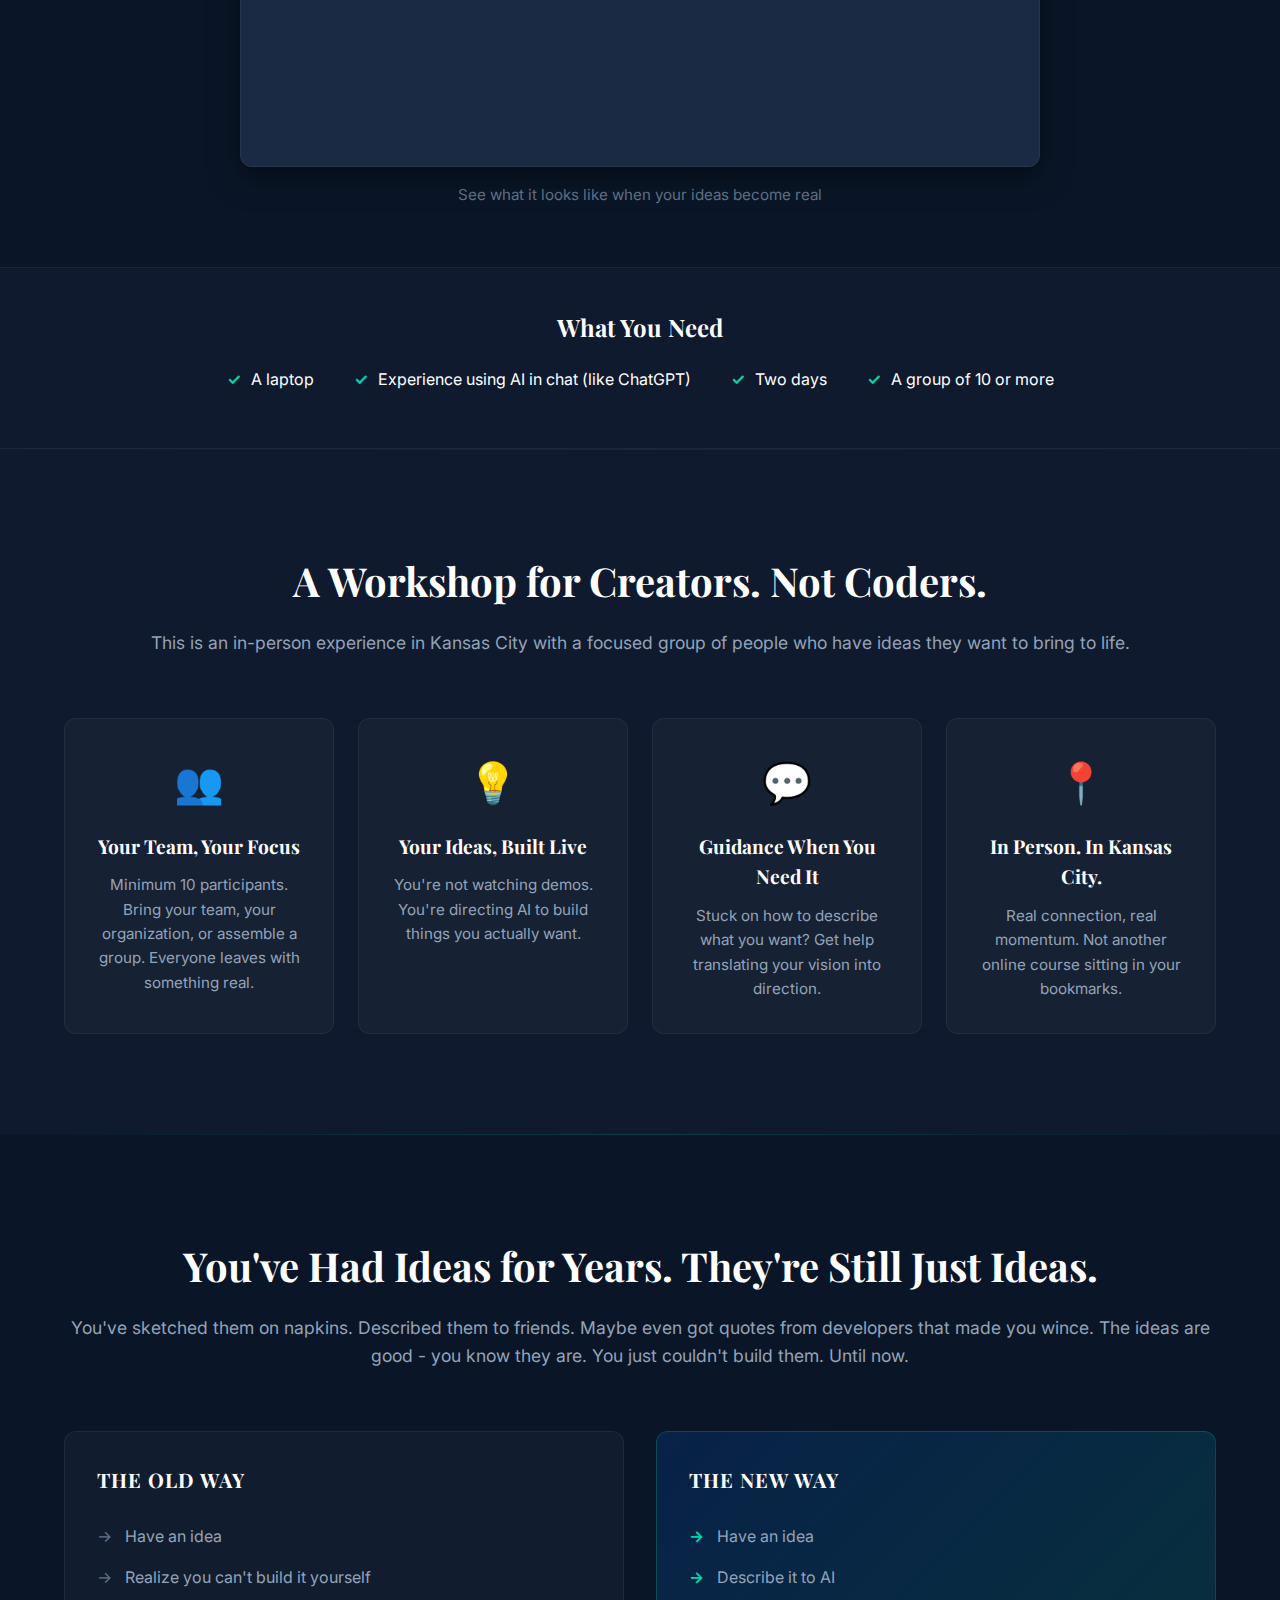
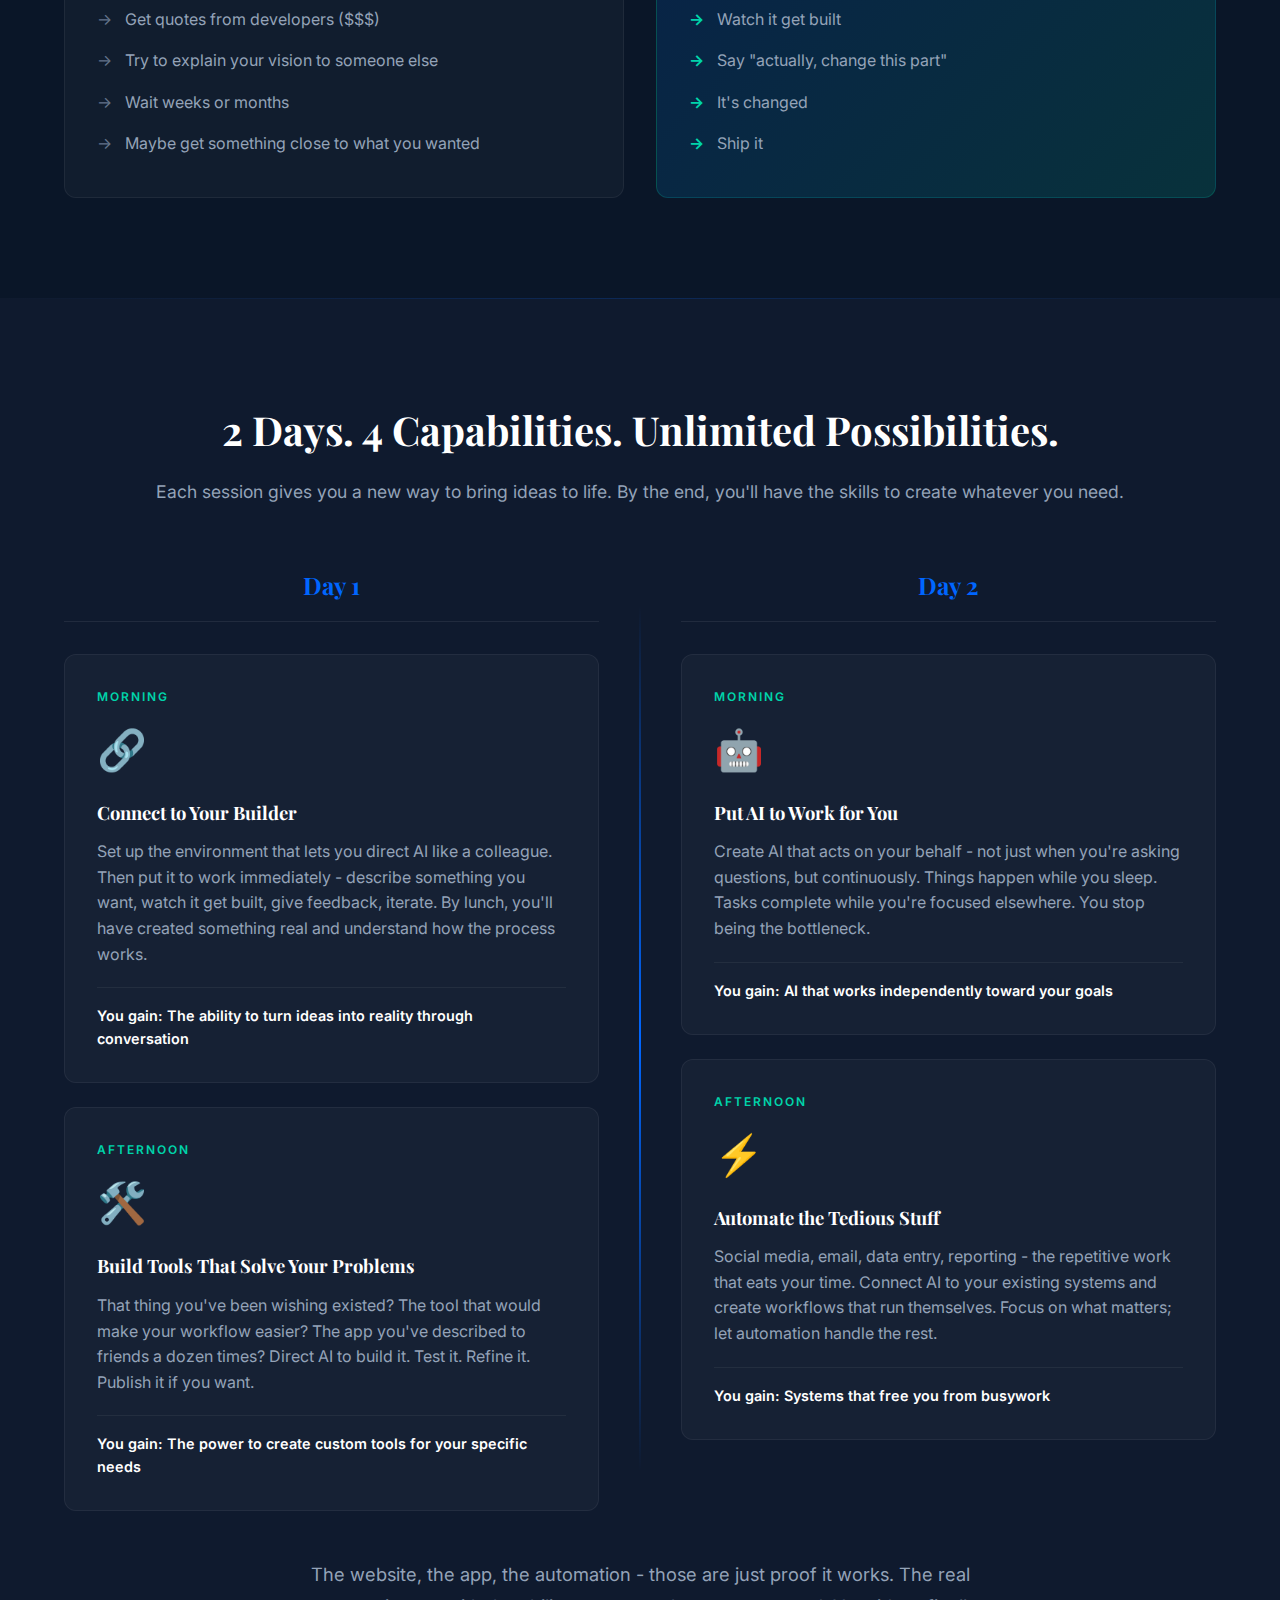
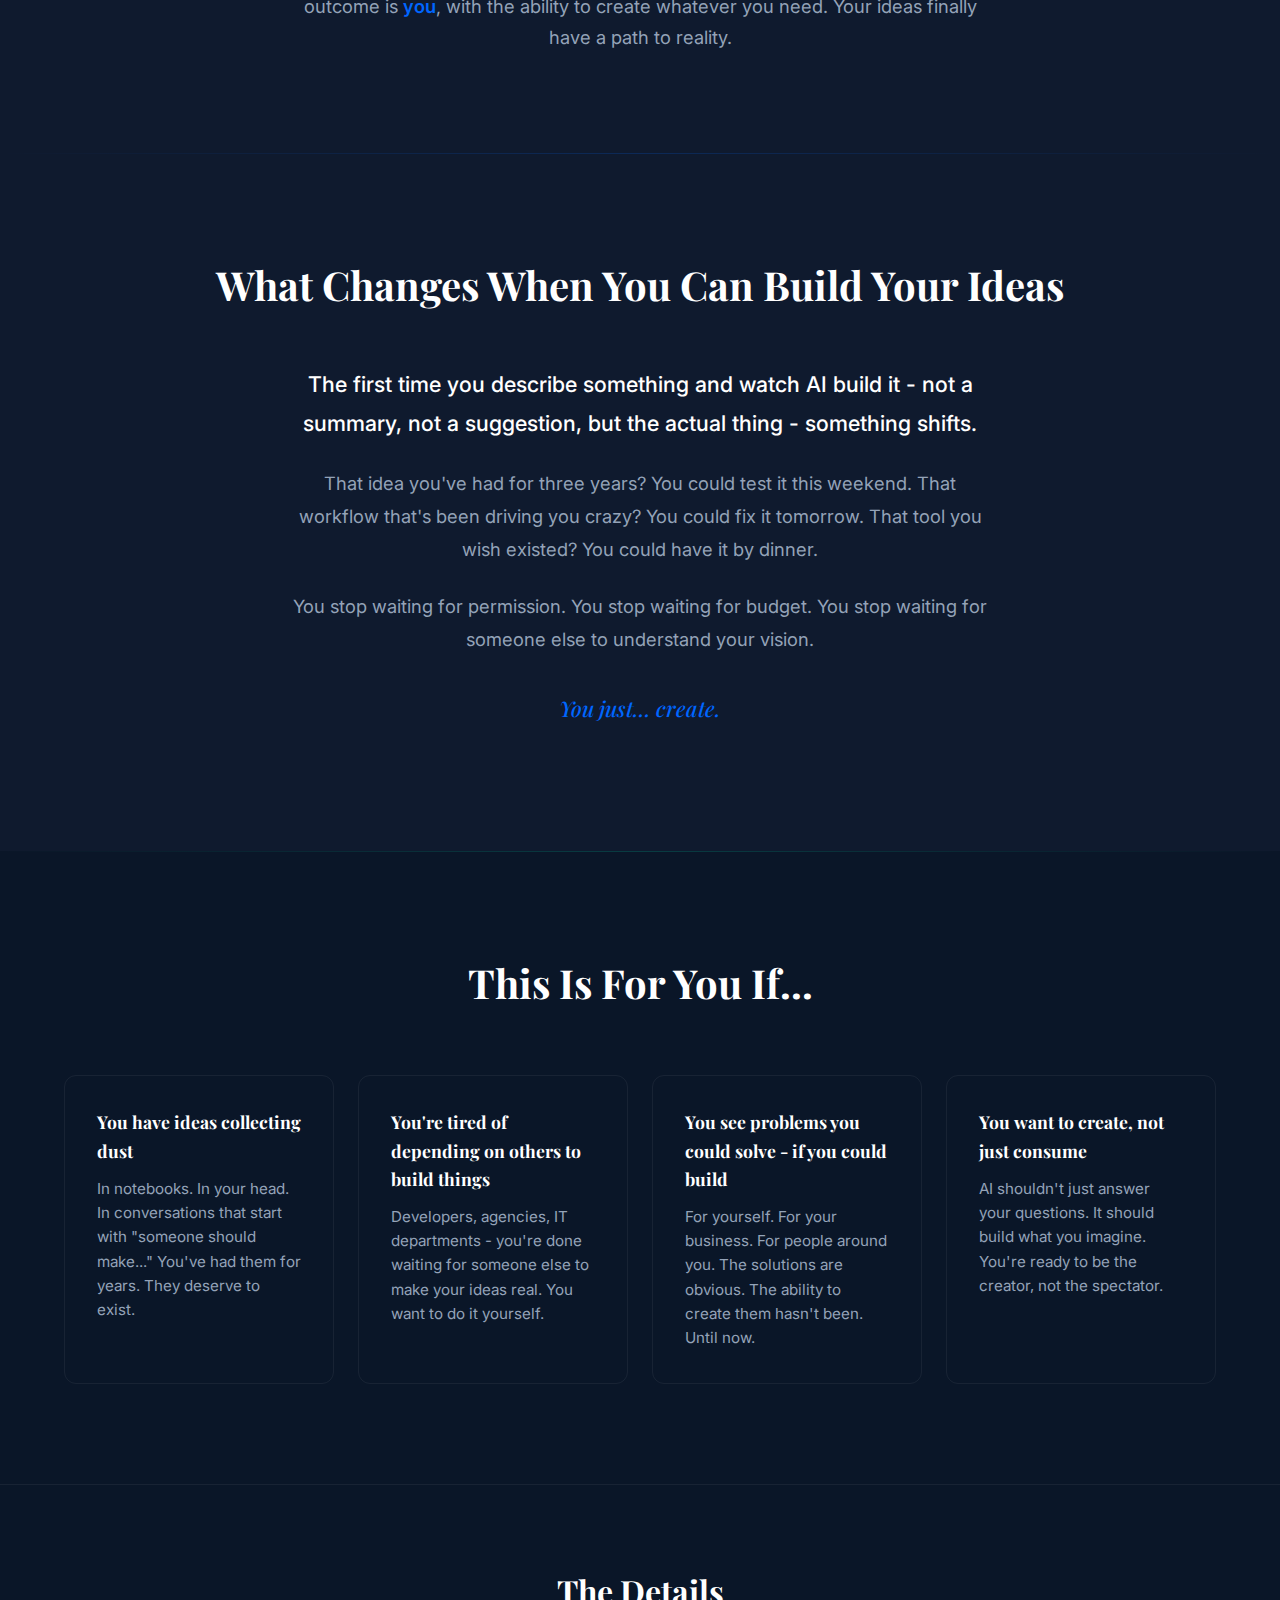
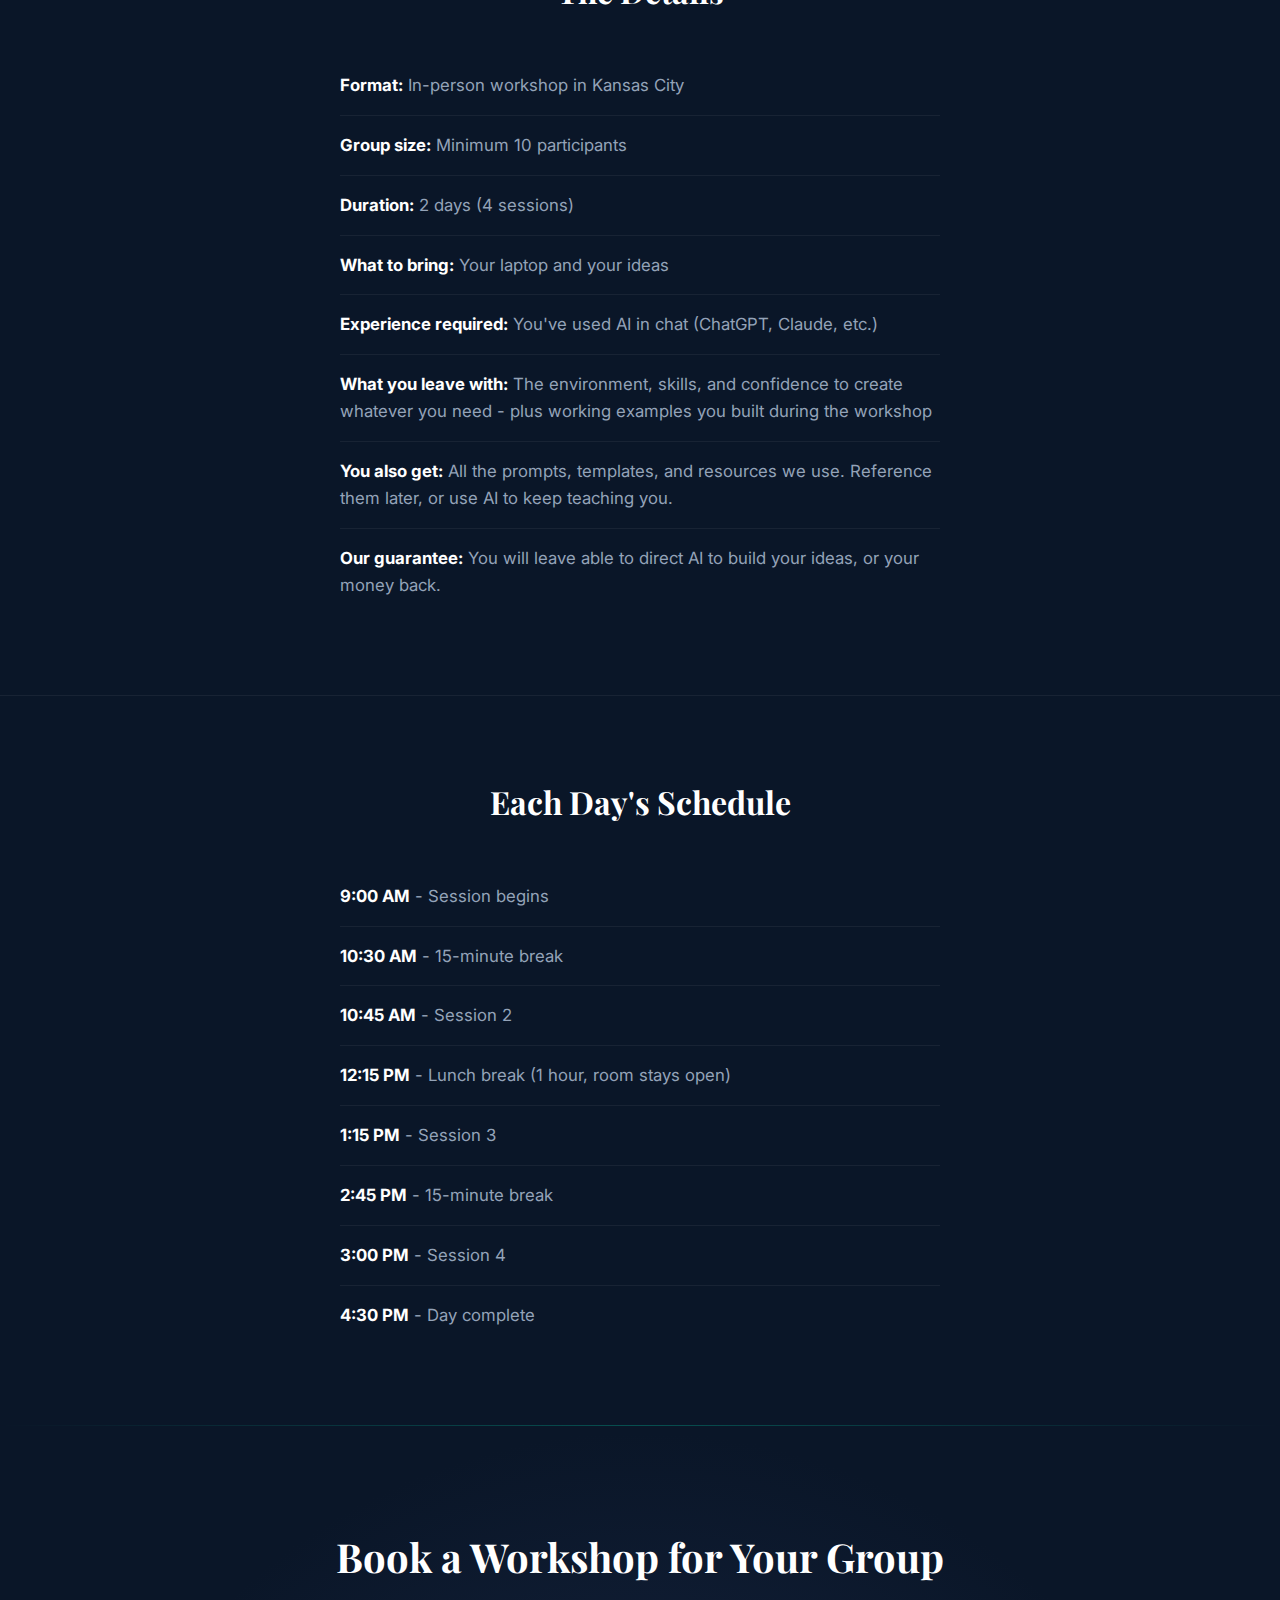
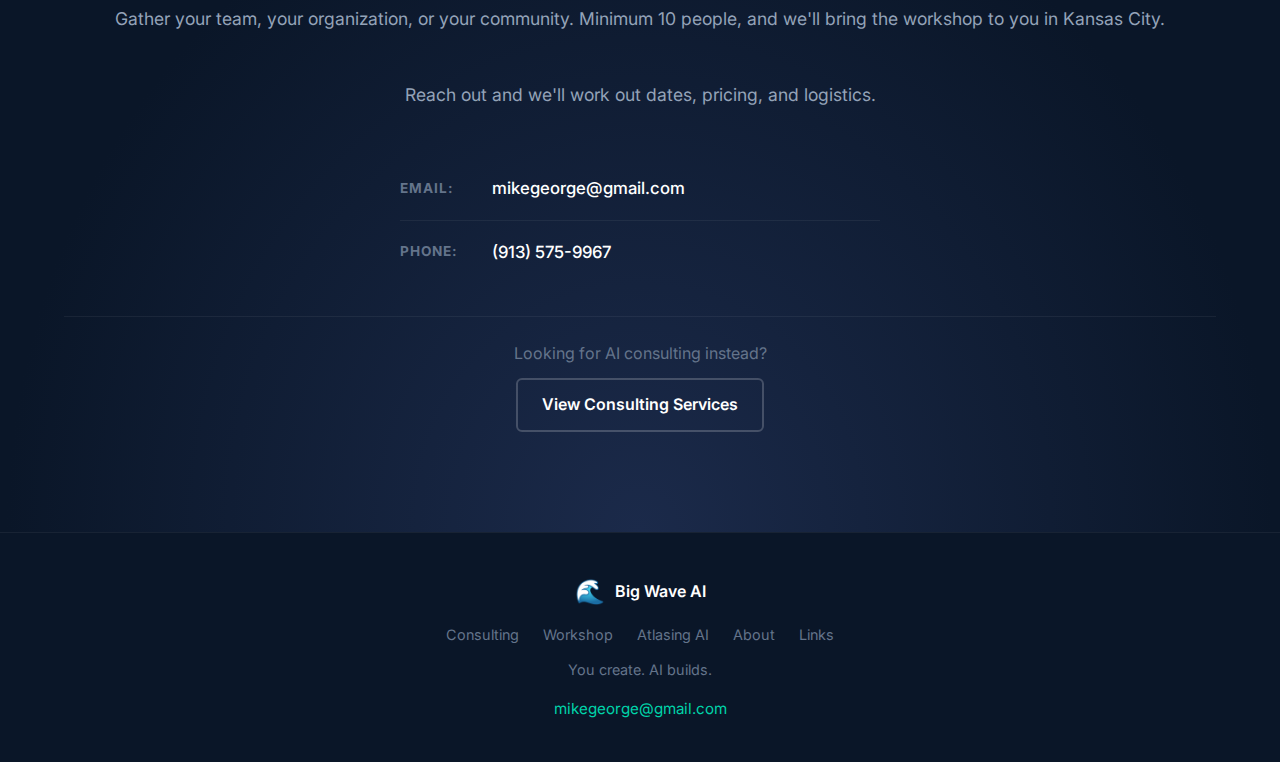
<file: workshop.html>
<!doctype html>
<html lang="en">
  <head>
    <meta charset="UTF-8" />
    <meta name="viewport" content="width=device-width, initial-scale=1.0" />
    <title>Big Wave AI - Training Workshop</title>
    <link rel="stylesheet" href="css/styles.css" />
    <link rel="preconnect" href="https://fonts.googleapis.com" />
    <link rel="preconnect" href="https://fonts.gstatic.com" crossorigin />
    <link
      href="https://fonts.googleapis.com/css2?family=Inter:wght@400;500;600;700&family=Playfair+Display:wght@500;700&display=swap"
      rel="stylesheet"
    />
  </head>
  <body>
    <header class="header">
      <nav class="nav">
        <div class="logo">
          <a href="/" style="display: flex; align-items: center; gap: 8px; text-decoration: none; color: inherit;">
            <span class="logo-icon">🌊</span>
            <span class="logo-text">Big Wave AI</span>
          </a>
        </div>
        <ul class="nav-links">
          <li><a href="/">Consulting</a></li>
          <li><a href="/atlasing.html">Atlasing AI</a></li>
          <li><a href="/workshop.html">Training</a></li>
          <li><a href="/about.html">About</a></li>
          <li><a href="/links.html">Links</a></li>
        </ul>
      </nav>
    </header>
    <nav class="subnav">
      <div class="subnav-inner">
        <span class="subnav-label">Training Workshop</span>
        <ul class="subnav-links">
          <li><a href="#what-you-need">What You Need</a></li>
          <li><a href="#sessions">The 2 Days</a></li>
          <li><a href="#who">Who It's For</a></li>
          <li><a href="#format">Details</a></li>
          <li><a href="#contact" class="btn-subnav">Book a Workshop</a></li>
        </ul>
      </div>
    </nav>

    <main>
      <section class="hero">
        <div class="hero-content">
          <div class="location-badge">In-Person Workshop &bull; Kansas City</div>
          <h1>
            Your Ideas<br /><span class="highlight">Deserve to Exist.</span>
          </h1>
          <p class="hero-tagline">You create. AI builds.</p>
          <p class="hero-subtitle">
            You've had them for years. The automation that would free up your week.
            The app that would solve that annoying problem. The business idea you
            never pursued because "I'd need a developer for that."
          </p>
          <p class="hero-subtitle">
            The barrier just disappeared.
          </p>
          <p class="hero-subtitle hero-list">
            In 2 days, learn to direct AI to build whatever you want:
          </p>
          <ul class="hero-ideas">
            <li>Automations that handle your social media, email, and busywork</li>
            <li>Apps and tools tailored exactly to how you work</li>
            <li>That idea you've been thinking about for five years - built and tested</li>
            <li>Solutions for problems only you see</li>
          </ul>
          <div class="hero-cta">
            <a href="#contact" class="btn btn-primary">Book a Workshop</a>
            <a href="#sessions" class="btn btn-secondary">See How It Works</a>
          </div>
        </div>
      </section>

      <section class="video-intro">
        <div class="container">
          <div class="video-wrapper">
            <div class="video-container">
              <iframe
                src="https://www.youtube-nocookie.com/embed/1YB2LOGeszQ"
                title="About Big Wave AI Training"
                frameborder="0"
                allow="accelerometer; autoplay; clipboard-write; encrypted-media; gyroscope; picture-in-picture;"
                allowfullscreen
              ></iframe>
            </div>
            <p class="video-caption">
              See what it looks like when your ideas become real
            </p>
          </div>
        </div>
      </section>

      <section id="what-you-need" class="what-you-need">
        <div class="container">
          <div class="need-content">
            <h2>What You Need</h2>
            <ul class="need-list">
              <li>A laptop</li>
              <li>Experience using AI in chat (like ChatGPT)</li>
              <li>Two days</li>
              <li>A group of 10 or more</li>
            </ul>
          </div>
        </div>
      </section>

      <section class="experience">
        <div class="container">
          <h2>A Workshop for Creators. Not Coders.</h2>
          <p class="section-subtitle">
            This is an in-person experience in Kansas City with a focused group
            of people who have ideas they want to bring to life.
          </p>
          <div class="experience-grid">
            <div class="experience-card">
              <div class="experience-icon">👥</div>
              <h3>Your Team, Your Focus</h3>
              <p>
                Minimum 10 participants. Bring your team, your organization,
                or assemble a group. Everyone leaves with something real.
              </p>
            </div>
            <div class="experience-card">
              <div class="experience-icon">💡</div>
              <h3>Your Ideas, Built Live</h3>
              <p>
                You're not watching demos. You're directing AI to build things
                you actually want.
              </p>
            </div>
            <div class="experience-card">
              <div class="experience-icon">💬</div>
              <h3>Guidance When You Need It</h3>
              <p>
                Stuck on how to describe what you want? Get help translating
                your vision into direction.
              </p>
            </div>
            <div class="experience-card">
              <div class="experience-icon">📍</div>
              <h3>In Person. In Kansas City.</h3>
              <p>
                Real connection, real momentum. Not another online course
                sitting in your bookmarks.
              </p>
            </div>
          </div>
        </div>
      </section>

      <section class="problem">
        <div class="container">
          <h2>You've Had Ideas for Years. They're Still Just Ideas.</h2>
          <p>
            You've sketched them on napkins. Described them to friends. Maybe even
            got quotes from developers that made you wince. The ideas are good -
            you know they are. You just couldn't build them. Until now.
          </p>
          <div class="comparison">
            <div class="comparison-card before">
              <h3>The Old Way</h3>
              <ul>
                <li>Have an idea</li>
                <li>Realize you can't build it yourself</li>
                <li>Get quotes from developers ($$$)</li>
                <li>Try to explain your vision to someone else</li>
                <li>Wait weeks or months</li>
                <li>Maybe get something close to what you wanted</li>
              </ul>
            </div>
            <div class="comparison-card after">
              <h3>The New Way</h3>
              <ul>
                <li>Have an idea</li>
                <li>Describe it to AI</li>
                <li>Watch it get built</li>
                <li>Say "actually, change this part"</li>
                <li>It's changed</li>
                <li>Ship it</li>
              </ul>
            </div>
          </div>
        </div>
      </section>

      <section id="sessions" class="features">
        <div class="container">
          <h2>2 Days. 4 Capabilities. Unlimited Possibilities.</h2>
          <p class="section-subtitle">
            Each session gives you a new way to bring ideas to life. By the end,
            you'll have the skills to create whatever you need.
          </p>
          <div class="sessions-two-day">
            <div class="day-column">
              <h3 class="day-header">Day 1</h3>
              <div class="feature-card">
                <div class="feature-label">Morning</div>
                <div class="feature-icon">🔗</div>
                <h4>Connect to Your Builder</h4>
                <p>
                  Set up the environment that lets you direct AI like a colleague.
                  Then put it to work immediately - describe something you want,
                  watch it get built, give feedback, iterate. By lunch, you'll
                  have created something real and understand how the process works.
                </p>
                <div class="feature-outcome">
                  You gain: The ability to turn ideas into reality through conversation
                </div>
              </div>
              <div class="feature-card">
                <div class="feature-label">Afternoon</div>
                <div class="feature-icon">🛠️</div>
                <h4>Build Tools That Solve Your Problems</h4>
                <p>
                  That thing you've been wishing existed? The tool that would
                  make your workflow easier? The app you've described to friends
                  a dozen times? Direct AI to build it. Test it. Refine it.
                  Publish it if you want.
                </p>
                <div class="feature-outcome">
                  You gain: The power to create custom tools for your specific needs
                </div>
              </div>
            </div>
            <div class="day-divider"></div>
            <div class="day-column">
              <h3 class="day-header">Day 2</h3>
              <div class="feature-card">
                <div class="feature-label">Morning</div>
                <div class="feature-icon">🤖</div>
                <h4>Put AI to Work for You</h4>
                <p>
                  Create AI that acts on your behalf - not just when you're
                  asking questions, but continuously. Things happen while you
                  sleep. Tasks complete while you're focused elsewhere.
                  You stop being the bottleneck.
                </p>
                <div class="feature-outcome">
                  You gain: AI that works independently toward your goals
                </div>
              </div>
              <div class="feature-card">
                <div class="feature-label">Afternoon</div>
                <div class="feature-icon">⚡</div>
                <h4>Automate the Tedious Stuff</h4>
                <p>
                  Social media, email, data entry, reporting - the repetitive
                  work that eats your time. Connect AI to your existing systems
                  and create workflows that run themselves. Focus on what
                  matters; let automation handle the rest.
                </p>
                <div class="feature-outcome">
                  You gain: Systems that free you from busywork
                </div>
              </div>
            </div>
          </div>
          <p class="sessions-takeaway">
            The website, the app, the automation - those are just proof it works.
            The real outcome is <em>you</em>, with the ability to create whatever
            you need. Your ideas finally have a path to reality.
          </p>
        </div>
      </section>

      <section class="transformation">
        <div class="container">
          <h2>What Changes When You Can Build Your Ideas</h2>
          <div class="transformation-content">
            <p class="transformation-lead">
              The first time you describe something and watch AI build it -
              not a summary, not a suggestion, but the actual thing - something
              shifts.
            </p>
            <p>
              That idea you've had for three years? You could test it this weekend.
              That workflow that's been driving you crazy? You could fix it tomorrow.
              That tool you wish existed? You could have it by dinner.
            </p>
            <p>
              You stop waiting for permission. You stop waiting for budget.
              You stop waiting for someone else to understand your vision.
            </p>
            <p class="transformation-emphasis">
              You just... create.
            </p>
          </div>
        </div>
      </section>

      <section id="who" class="audience">
        <div class="container">
          <h2>This Is For You If...</h2>
          <div class="audience-grid">
            <div class="audience-card">
              <h3>You have ideas collecting dust</h3>
              <p>
                In notebooks. In your head. In conversations that start with
                "someone should make..." You've had them for years. They deserve
                to exist.
              </p>
            </div>
            <div class="audience-card">
              <h3>You're tired of depending on others to build things</h3>
              <p>
                Developers, agencies, IT departments - you're done waiting for
                someone else to make your ideas real. You want to do it yourself.
              </p>
            </div>
            <div class="audience-card">
              <h3>You see problems you could solve - if you could build</h3>
              <p>
                For yourself. For your business. For people around you. The
                solutions are obvious. The ability to create them hasn't been.
                Until now.
              </p>
            </div>
            <div class="audience-card">
              <h3>You want to create, not just consume</h3>
              <p>
                AI shouldn't just answer your questions. It should build what
                you imagine. You're ready to be the creator, not the spectator.
              </p>
            </div>
          </div>
        </div>
      </section>

      <section id="format" class="format">
        <div class="container">
          <h2>The Details</h2>
          <div class="format-details">
            <div class="format-item">
              <strong>Format:</strong> In-person workshop in Kansas City
            </div>
            <div class="format-item">
              <strong>Group size:</strong> Minimum 10 participants
            </div>
            <div class="format-item">
              <strong>Duration:</strong> 2 days (4 sessions)
            </div>
            <div class="format-item">
              <strong>What to bring:</strong> Your laptop and your ideas
            </div>
            <div class="format-item">
              <strong>Experience required:</strong> You've used AI in chat
              (ChatGPT, Claude, etc.)
            </div>
            <div class="format-item">
              <strong>What you leave with:</strong> The environment, skills, and
              confidence to create whatever you need - plus working examples
              you built during the workshop
            </div>
            <div class="format-item">
              <strong>You also get:</strong> All the prompts, templates, and
              resources we use. Reference them later, or use AI to keep
              teaching you.
            </div>
            <div class="format-item">
              <strong>Our guarantee:</strong> You will leave able to direct AI
              to build your ideas, or your money back.
            </div>
          </div>
        </div>
      </section>

      <section class="format">
        <div class="container">
          <h2>Each Day's Schedule</h2>
          <div class="format-details">
            <div class="format-item"><strong>9:00 AM</strong> - Session begins</div>
            <div class="format-item"><strong>10:30 AM</strong> - 15-minute break</div>
            <div class="format-item"><strong>10:45 AM</strong> - Session 2</div>
            <div class="format-item"><strong>12:15 PM</strong> - Lunch break (1 hour, room stays open)</div>
            <div class="format-item"><strong>1:15 PM</strong> - Session 3</div>
            <div class="format-item"><strong>2:45 PM</strong> - 15-minute break</div>
            <div class="format-item"><strong>3:00 PM</strong> - Session 4</div>
            <div class="format-item"><strong>4:30 PM</strong> - Day complete</div>
          </div>
        </div>
      </section>

      <section id="contact" class="cta-section">
        <div class="container">
          <h2>Book a Workshop for Your Group</h2>
          <p>
            Gather your team, your organization, or your community.
            Minimum 10 people, and we'll bring the workshop to you in Kansas City.
          </p>
          <p style="margin-top: 16px;">
            Reach out and we'll work out dates, pricing, and logistics.
          </p>

          <div class="contact-methods" style="margin-top: 32px;">
            <div class="format-details">
              <div class="format-item">
                <strong>Email:</strong>
                <a href="mailto:mikegeorge@gmail.com">mikegeorge@gmail.com</a>
              </div>
              <div class="format-item">
                <strong>Phone:</strong>
                <a href="tel:+19135759967">(913) 575-9967</a>
              </div>
            </div>
          </div>

          <div class="contact-alternative" style="margin-top: 32px;">
            <p>Looking for AI consulting instead?</p>
            <a href="/" class="btn btn-secondary">View Consulting Services</a>
          </div>
        </div>
      </section>
    </main>

    <footer class="footer">
      <div class="container">
        <div class="footer-content">
          <div class="footer-brand">
            <span class="logo-icon">🌊</span>
            <span class="logo-text">Big Wave AI</span>
          </div>
          <div class="footer-links">
            <a href="/">Consulting</a>
            <a href="/workshop.html">Workshop</a>
            <a href="/atlasing.html">Atlasing AI</a>
            <a href="/about.html">About</a>
            <a href="/links.html">Links</a>
          </div>
          <p class="footer-tagline">You create. AI builds.</p>
          <a href="mailto:mikegeorge@gmail.com" class="footer-email">mikegeorge@gmail.com</a>
        </div>
      </div>
    </footer>
  </body>
</html>
</file>
<file: css/styles.css>
/* Big Wave AI - Dark Theme Styles */

@import url('https://fonts.googleapis.com/css2?family=Playfair+Display:wght@500;700&display=swap');

:root {
    --color-primary: #0066ff;
    --color-primary-dark: #0052cc;
    --color-secondary: #00d4aa;
    --color-dark: #0a1628;
    --color-dark-mid: #0f1a2e;
    --color-dark-light: #1a2a44;
    --color-gray: #64748b;
    --color-gray-light: #94a3b8;
    --color-light: rgba(255, 255, 255, 0.06);
    --color-white: #ffffff;
    --font-family: 'Inter', -apple-system, BlinkMacSystemFont, sans-serif;
    --font-serif: 'Playfair Display', Georgia, serif;
    --shadow-sm: 0 1px 3px rgba(0, 0, 0, 0.3);
    --shadow-md: 0 4px 12px rgba(0, 0, 0, 0.4);
    --shadow-lg: 0 10px 30px rgba(0, 0, 0, 0.5);
    --radius-sm: 6px;
    --radius-md: 12px;
    --radius-lg: 20px;
    --border-subtle: 1px solid rgba(255, 255, 255, 0.06);
    --border-hover: 1px solid rgba(0, 102, 255, 0.3);
}

* {
    margin: 0;
    padding: 0;
    box-sizing: border-box;
}

html {
    scroll-behavior: smooth;
}

body {
    font-family: var(--font-family);
    font-size: 16px;
    line-height: 1.6;
    color: var(--color-gray-light);
    background: var(--color-dark);
}

.container {
    max-width: 1200px;
    margin: 0 auto;
    padding: 0 24px;
}

/* Header & Navigation */
.header {
    position: fixed;
    top: 0;
    left: 0;
    right: 0;
    background: rgba(10, 22, 40, 0.9);
    backdrop-filter: blur(12px);
    z-index: 1000;
    border-bottom: var(--border-subtle);
}

.nav {
    max-width: 1200px;
    margin: 0 auto;
    padding: 16px 24px;
    display: flex;
    justify-content: space-between;
    align-items: center;
}

.logo {
    display: flex;
    align-items: center;
    gap: 10px;
    font-weight: 700;
    font-size: 1.25rem;
    color: var(--color-white);
    text-decoration: none;
}

.logo-icon {
    font-size: 1.5rem;
}

.nav-links {
    display: flex;
    align-items: center;
    gap: 32px;
    list-style: none;
}

.nav-links a {
    color: var(--color-gray);
    text-decoration: none;
    font-weight: 500;
    transition: color 0.2s;
}

.nav-links a:hover {
    color: var(--color-white);
}

/* Buttons */
.btn {
    display: inline-block;
    padding: 12px 24px;
    border-radius: var(--radius-sm);
    font-weight: 600;
    text-decoration: none;
    transition: all 0.2s;
    cursor: pointer;
    border: none;
    font-size: 1rem;
}

.btn-primary {
    background: var(--color-primary);
    color: var(--color-white);
}

.btn-primary:hover {
    background: var(--color-primary-dark);
    transform: translateY(-2px);
    box-shadow: 0 4px 20px rgba(0, 102, 255, 0.3);
}

.btn-secondary {
    background: transparent;
    color: var(--color-white);
    border: 2px solid rgba(255, 255, 255, 0.2);
}

.btn-secondary:hover {
    background: var(--color-white);
    color: var(--color-dark);
    border-color: var(--color-white);
}

.btn-nav {
    padding: 10px 20px;
    background: var(--color-primary);
    color: var(--color-white) !important;
}

.btn-nav:hover {
    background: var(--color-primary-dark);
}

.btn-large {
    padding: 16px 32px;
    font-size: 1.1rem;
}

/* Sub Navigation */
.subnav {
    position: fixed;
    top: 65px;
    left: 0;
    right: 0;
    background: var(--color-dark-mid);
    z-index: 999;
    border-bottom: var(--border-subtle);
}

.subnav-inner {
    max-width: 1200px;
    margin: 0 auto;
    padding: 0 24px;
    display: flex;
    align-items: center;
    gap: 8px;
}

.subnav-label {
    color: var(--color-white);
    font-weight: 600;
    font-size: 0.85rem;
    padding: 10px 0;
    margin-right: 16px;
    white-space: nowrap;
}

.subnav-links {
    display: flex;
    align-items: center;
    gap: 4px;
    list-style: none;
    overflow-x: auto;
    scrollbar-width: none;
    -ms-overflow-style: none;
}

.subnav-links::-webkit-scrollbar {
    display: none;
}

.subnav-links a {
    color: var(--color-gray);
    text-decoration: none;
    font-size: 0.85rem;
    font-weight: 500;
    padding: 10px 14px;
    border-radius: var(--radius-sm);
    transition: all 0.2s;
    white-space: nowrap;
}

.subnav-links a:hover {
    color: var(--color-white);
    background: rgba(255, 255, 255, 0.06);
}

.subnav-links .btn-subnav {
    background: var(--color-primary);
    color: var(--color-white);
    padding: 6px 16px;
    border-radius: var(--radius-sm);
    font-weight: 600;
    margin-left: 8px;
}

.subnav-links .btn-subnav:hover {
    background: var(--color-primary-dark);
}

/* Hero Section */
.hero {
    padding: 200px 24px 100px;
    background: radial-gradient(ellipse at top, #1b2a4a 0%, var(--color-dark) 70%);
    text-align: center;
    position: relative;
    overflow: hidden;
}

.hero::before {
    content: '';
    position: absolute;
    bottom: -40%;
    left: -20%;
    width: 140%;
    height: 80%;
    background: radial-gradient(ellipse at center, rgba(0, 102, 255, 0.05) 0%, transparent 70%);
    pointer-events: none;
}

.hero-content {
    max-width: 800px;
    margin: 0 auto;
    position: relative;
    z-index: 1;
}

.hero h1 {
    font-family: var(--font-serif);
    font-size: 3.5rem;
    font-weight: 700;
    line-height: 1.1;
    margin-bottom: 24px;
    color: var(--color-white);
}

.hero .highlight {
    color: var(--color-primary);
}

.hero-tagline {
    font-size: 1.2rem;
    font-weight: 600;
    color: var(--color-secondary);
    margin-bottom: 20px;
    letter-spacing: 0.5px;
}

.hero-subtitle {
    font-size: 1.2rem;
    color: var(--color-gray-light);
    margin-bottom: 40px;
    max-width: 600px;
    margin-left: auto;
    margin-right: auto;
    line-height: 1.7;
}

.hero-cta {
    display: flex;
    gap: 16px;
    justify-content: center;
    flex-wrap: wrap;
}

.hero-list {
    margin-bottom: 16px !important;
}

.hero-ideas {
    list-style: none;
    text-align: center;
    max-width: 500px;
    margin: 0 auto 60px;
}

.hero-ideas li {
    padding: 12px 0;
    padding-left: 0;
    position: relative;
    font-size: 1.25rem;
    font-weight: 600;
    color: var(--color-primary);
}

.hero-ideas li::before {
    content: none;
}

/* Location Badge */
.location-badge {
    display: inline-block;
    background: rgba(0, 102, 255, 0.15);
    color: var(--color-primary);
    padding: 8px 20px;
    border-radius: 50px;
    font-size: 0.85rem;
    font-weight: 600;
    letter-spacing: 1px;
    text-transform: uppercase;
    margin-bottom: 24px;
    border: 1px solid rgba(0, 102, 255, 0.2);
}

/* Stats Strip */
.stats-strip {
    background: var(--color-dark);
    border-top: var(--border-subtle);
    border-bottom: var(--border-subtle);
    padding: 48px 24px;
}

.stats-grid {
    max-width: 900px;
    margin: 0 auto;
    display: grid;
    grid-template-columns: repeat(4, 1fr);
    gap: 32px;
    text-align: center;
}

.stat-item {
    padding: 8px 0;
}

.stat-number {
    font-family: var(--font-serif);
    font-size: 3rem;
    font-weight: 700;
    color: var(--color-white);
    line-height: 1;
    margin-bottom: 8px;
}

.stat-label {
    font-size: 0.85rem;
    color: var(--color-gray);
    text-transform: uppercase;
    letter-spacing: 1.5px;
    font-weight: 500;
}

/* Guide Section */
.guide-section {
    padding: 100px 0;
    background: var(--color-dark);
    position: relative;
}

.guide-section::before {
    content: '';
    position: absolute;
    top: 0;
    left: 0;
    right: 0;
    height: 1px;
    background: linear-gradient(to right, transparent, rgba(0, 212, 170, 0.2), transparent);
}

.guide-content {
    display: grid;
    grid-template-columns: 1fr 1fr;
    gap: 60px;
    align-items: center;
}

.guide-empathy h2 {
    font-family: var(--font-serif);
    font-size: 2rem;
    color: var(--color-white);
    margin-bottom: 20px;
    line-height: 1.2;
}

.guide-empathy p {
    font-size: 1.1rem;
    color: var(--color-gray-light);
    line-height: 1.8;
}

.guide-authority {
    display: flex;
    flex-direction: column;
    gap: 24px;
}

.authority-item {
    display: flex;
    align-items: center;
    gap: 20px;
    padding: 20px 24px;
    background: rgba(255, 255, 255, 0.03);
    border: var(--border-subtle);
    border-radius: var(--radius-md);
    transition: border-color 0.3s;
}

.authority-item:hover {
    border-color: rgba(0, 102, 255, 0.3);
}

.authority-number {
    font-family: var(--font-serif);
    font-size: 2.5rem;
    font-weight: 700;
    color: var(--color-primary);
    min-width: 80px;
    text-align: center;
}

.authority-label {
    font-size: 1rem;
    color: var(--color-gray-light);
    font-weight: 500;
}

.guide-link {
    text-align: center;
    margin-top: 40px;
}

.guide-link a {
    color: var(--color-primary);
    text-decoration: none;
    font-weight: 500;
    font-size: 1rem;
    transition: color 0.2s;
}

.guide-link a:hover {
    color: var(--color-secondary);
}

/* Plan Steps */
.plan-steps {
    display: grid;
    grid-template-columns: repeat(3, 1fr);
    gap: 32px;
    margin-top: 48px;
}

.plan-step {
    text-align: center;
    padding: 40px 28px;
    background: rgba(255, 255, 255, 0.03);
    border: var(--border-subtle);
    border-radius: var(--radius-md);
    transition: border-color 0.3s, background 0.3s, transform 0.2s;
}

.plan-step:hover {
    transform: translateY(-4px);
    border-color: rgba(0, 102, 255, 0.3);
    background: rgba(0, 102, 255, 0.04);
}

.plan-number {
    width: 48px;
    height: 48px;
    border-radius: 50%;
    background: var(--color-primary);
    color: var(--color-white);
    font-family: var(--font-serif);
    font-size: 1.5rem;
    font-weight: 700;
    display: flex;
    align-items: center;
    justify-content: center;
    margin: 0 auto 20px;
}

.plan-step h3 {
    font-family: var(--font-serif);
    font-size: 1.15rem;
    color: var(--color-white);
    margin-bottom: 12px;
}

.plan-step p {
    color: var(--color-gray-light);
    font-size: 0.95rem;
    line-height: 1.7;
}

/* Card Features List */
.card-features {
    list-style: none;
    margin-top: 12px;
    padding: 0;
}

.card-features li {
    padding: 4px 0;
    color: var(--color-gray-light);
    font-size: 0.95rem;
}

/* Card Pricing */
.card-pricing {
    margin-top: 16px;
    padding: 12px 16px;
    background: rgba(0, 102, 255, 0.06);
    border-radius: 8px;
    border: 1px solid rgba(0, 102, 255, 0.12);
}

.card-pricing strong {
    color: var(--color-primary);
    font-size: 1.25rem;
}

.card-pricing span {
    color: var(--color-gray);
    font-size: 0.9rem;
    margin-left: 8px;
}

.card-pricing-featured {
    background: rgba(0, 212, 170, 0.08);
    border-color: rgba(0, 212, 170, 0.2);
}

.card-pricing-featured strong {
    color: var(--color-secondary);
}

.card-link {
    color: var(--color-primary);
    font-weight: 500;
    text-decoration: none;
    margin-top: 12px;
    display: inline-block;
    font-size: 0.95rem;
}

.card-link:hover {
    color: var(--color-secondary);
}

/* Stakes Section */
.stakes-section {
    padding: 100px 0;
    background: var(--color-dark);
    position: relative;
}

.stakes-section::before {
    content: '';
    position: absolute;
    top: 0;
    left: 0;
    right: 0;
    height: 1px;
    background: linear-gradient(to right, transparent, rgba(255, 100, 100, 0.2), transparent);
}

.stakes-section h2 {
    text-align: center;
    font-family: var(--font-serif);
    font-size: 2.5rem;
    margin-bottom: 16px;
    color: var(--color-white);
}

.stakes-content {
    max-width: 1000px;
    margin: 0 auto;
    text-align: center;
}

.stakes-lead {
    font-size: 1.35rem;
    color: var(--color-white);
    font-weight: 500;
    margin-bottom: 48px;
}

.stakes-grid {
    display: grid;
    grid-template-columns: repeat(3, 1fr);
    gap: 32px;
    margin-bottom: 48px;
}

.stakes-item {
    text-align: center;
    padding: 24px;
}

.stakes-number {
    font-family: var(--font-serif);
    font-size: 3.5rem;
    font-weight: 700;
    color: #ff6b6b;
    line-height: 1;
    margin-bottom: 12px;
}

.stakes-text {
    font-size: 0.95rem;
    color: var(--color-gray-light);
    line-height: 1.6;
}

.stakes-emphasis {
    font-size: 1.15rem;
    color: var(--color-white);
    font-weight: 500;
    font-style: italic;
    padding-top: 24px;
    border-top: 1px solid rgba(255, 255, 255, 0.06);
}

/* Video Intro Section */
.video-intro {
    padding: 60px 0;
    background: var(--color-dark);
}

.video-wrapper {
    max-width: 800px;
    margin: 0 auto;
    text-align: center;
}

.video-container {
    position: relative;
    width: 100%;
    padding-bottom: 56.25%;
    background: var(--color-dark-light);
    border-radius: var(--radius-md);
    overflow: hidden;
    box-shadow: var(--shadow-lg);
    border: var(--border-subtle);
}

.video-container iframe {
    position: absolute;
    top: 0;
    left: 0;
    width: 100%;
    height: 100%;
}

/* Hero Video Embed (Cloudflare Stream) */
.video-embed {
    position: relative;
    width: 100%;
    padding-bottom: 56.25%;
    border-radius: var(--radius-md);
    overflow: hidden;
    box-shadow: var(--shadow-lg);
    background: var(--color-dark-light);
    border: var(--border-subtle);
}

.video-embed iframe {
    position: absolute;
    top: 0;
    left: 0;
    width: 100%;
    height: 100%;
    border: none;
}

.video-overlay {
    position: absolute;
    top: 0;
    left: 0;
    right: 0;
    bottom: 0;
    display: flex;
    align-items: center;
    justify-content: center;
    cursor: pointer;
    z-index: 2;
    background: rgba(0, 0, 0, 0.2);
    transition: background 0.3s ease;
}

.video-overlay:hover {
    background: rgba(0, 0, 0, 0.3);
}

.video-overlay .play-button {
    width: 76px;
    height: 76px;
    background: rgba(0, 102, 255, 0.35);
    border: 1px solid rgba(0, 102, 255, 0.4);
    border-radius: 50%;
    display: flex;
    align-items: center;
    justify-content: center;
    transition: background 0.3s ease, transform 0.3s ease;
}

.video-overlay:hover .play-button {
    background: rgba(0, 102, 255, 0.5);
    transform: scale(1.08);
}

.video-overlay .play-button svg {
    width: 28px;
    height: 28px;
    fill: rgba(255, 255, 255, 0.9);
    margin-left: 4px;
}

.video-overlay.hidden {
    opacity: 0;
    pointer-events: none;
    transition: opacity 0.4s ease;
}

.video-caption {
    margin-top: 16px;
    font-size: 0.95rem;
    color: var(--color-gray);
}

/* What You Need Section */
.what-you-need {
    padding: 40px 0;
    background: var(--color-dark-mid);
    color: var(--color-white);
    border-top: var(--border-subtle);
    border-bottom: var(--border-subtle);
}

.need-content {
    text-align: center;
}

.what-you-need h2 {
    font-family: var(--font-serif);
    font-size: 1.5rem;
    margin-bottom: 20px;
    color: var(--color-white);
}

.need-list {
    list-style: none;
    display: flex;
    justify-content: center;
    gap: 40px;
    margin-bottom: 16px;
    flex-wrap: wrap;
}

.need-list li {
    position: relative;
    padding-left: 24px;
}

.need-list li::before {
    content: "✓";
    position: absolute;
    left: 0;
    color: var(--color-secondary);
    font-weight: bold;
}

.need-link {
    color: var(--color-secondary);
    text-decoration: none;
    font-size: 0.9rem;
}

.need-link:hover {
    text-decoration: underline;
}

/* Experience Section */
.experience {
    padding: 100px 0;
    background: var(--color-dark-mid);
    position: relative;
}

.experience::before {
    content: '';
    position: absolute;
    top: 0;
    left: 0;
    right: 0;
    height: 1px;
    background: linear-gradient(to right, transparent, rgba(0, 102, 255, 0.2), transparent);
}

.experience h2 {
    text-align: center;
    font-family: var(--font-serif);
    font-size: 2.5rem;
    margin-bottom: 16px;
    color: var(--color-white);
}

.experience-grid {
    display: grid;
    grid-template-columns: repeat(auto-fit, minmax(250px, 1fr));
    gap: 24px;
    margin-top: 48px;
}

.experience-card {
    background: rgba(255, 255, 255, 0.03);
    padding: 32px;
    border-radius: var(--radius-md);
    text-align: center;
    border: var(--border-subtle);
    transition: border-color 0.3s, background 0.3s, transform 0.2s;
}

.experience-card:hover {
    transform: translateY(-4px);
    border-color: rgba(0, 102, 255, 0.3);
    background: rgba(0, 102, 255, 0.04);
}

.experience-icon {
    font-size: 2.5rem;
    margin-bottom: 16px;
}

.experience-card h3 {
    font-family: var(--font-serif);
    font-size: 1.2rem;
    margin-bottom: 12px;
    color: var(--color-white);
}

.experience-card p {
    color: var(--color-gray-light);
    font-size: 0.95rem;
}

/* Problem / Comparison Section */
.problem {
    padding: 100px 0;
    background: var(--color-dark);
    color: var(--color-white);
    position: relative;
}

.problem::before {
    content: '';
    position: absolute;
    top: 0;
    left: 0;
    right: 0;
    height: 1px;
    background: linear-gradient(to right, transparent, rgba(0, 212, 170, 0.2), transparent);
}

.problem h2 {
    text-align: center;
    font-family: var(--font-serif);
    font-size: 2.5rem;
    margin-bottom: 16px;
}

.problem > .container > p {
    text-align: center;
    color: var(--color-gray-light);
    font-size: 1.1rem;
    margin-bottom: 60px;
}

.comparison {
    display: grid;
    grid-template-columns: repeat(auto-fit, minmax(300px, 1fr));
    gap: 32px;
}

.comparison-card {
    padding: 32px;
    border-radius: var(--radius-md);
}

.comparison-card.before {
    background: rgba(255, 255, 255, 0.03);
    border: var(--border-subtle);
}

.comparison-card.after {
    background: linear-gradient(135deg, rgba(0, 102, 255, 0.15) 0%, rgba(0, 212, 170, 0.15) 100%);
    border: 1px solid rgba(0, 212, 170, 0.2);
}

.comparison-card h3 {
    font-family: var(--font-serif);
    font-size: 1.25rem;
    margin-bottom: 20px;
    text-transform: uppercase;
    letter-spacing: 1px;
    color: var(--color-white);
}

.comparison-card ul {
    list-style: none;
}

.comparison-card li {
    padding: 8px 0;
    padding-left: 28px;
    position: relative;
    color: var(--color-gray-light);
}

.comparison-card.before li::before {
    content: "→";
    position: absolute;
    left: 0;
    color: var(--color-gray);
}

.comparison-card.after li::before {
    content: "→";
    position: absolute;
    left: 0;
    font-weight: bold;
    color: var(--color-secondary);
}

/* Features Section */
.features {
    padding: 100px 0;
    background: var(--color-dark-mid);
    position: relative;
}

.features::before {
    content: '';
    position: absolute;
    top: 0;
    left: 0;
    right: 0;
    height: 1px;
    background: linear-gradient(to right, transparent, rgba(0, 102, 255, 0.2), transparent);
}

.features h2 {
    text-align: center;
    font-family: var(--font-serif);
    font-size: 2.5rem;
    margin-bottom: 16px;
    color: var(--color-white);
}

.section-subtitle {
    text-align: center;
    font-size: 1.1rem;
    color: var(--color-gray-light);
    margin-bottom: 60px;
}

.feature-grid {
    display: grid;
    grid-template-columns: repeat(auto-fit, minmax(320px, 1fr));
    gap: 32px;
}

/* Two-Day Sessions Layout */
.sessions-two-day {
    display: flex;
    gap: 40px;
    align-items: stretch;
}

.day-column {
    flex: 1;
    display: flex;
    flex-direction: column;
    gap: 24px;
}

.day-header {
    font-family: var(--font-serif);
    font-size: 1.5rem;
    color: var(--color-primary);
    text-align: center;
    padding-bottom: 16px;
    border-bottom: 1px solid rgba(255, 255, 255, 0.08);
    margin-bottom: 8px;
}

.day-divider {
    width: 2px;
    background: linear-gradient(to bottom, transparent, var(--color-primary), transparent);
    margin: 40px 0;
}

.sessions-takeaway {
    text-align: center;
    font-size: 1.15rem;
    color: var(--color-gray-light);
    margin-top: 48px;
    max-width: 700px;
    margin-left: auto;
    margin-right: auto;
    line-height: 1.7;
}

.sessions-takeaway em {
    color: var(--color-primary);
    font-style: normal;
    font-weight: 600;
}

.feature-card {
    padding: 32px;
    background: rgba(255, 255, 255, 0.03);
    border: var(--border-subtle);
    border-radius: var(--radius-md);
    transition: border-color 0.3s, background 0.3s, transform 0.2s;
}

.feature-card:hover {
    transform: translateY(-4px);
    border-color: rgba(0, 102, 255, 0.3);
    background: rgba(0, 102, 255, 0.04);
}

.feature-card h4 {
    font-family: var(--font-serif);
    font-size: 1.15rem;
    margin-bottom: 12px;
    color: var(--color-white);
}

.feature-icon {
    font-size: 2.5rem;
    margin-bottom: 16px;
}

.feature-card h3 {
    font-family: var(--font-serif);
    font-size: 1.25rem;
    margin-bottom: 12px;
    color: var(--color-white);
}

.feature-card p {
    color: var(--color-gray-light);
}

.feature-label {
    font-size: 0.75rem;
    font-weight: 600;
    text-transform: uppercase;
    letter-spacing: 2px;
    color: var(--color-secondary);
    margin-bottom: 12px;
}

.feature-outcome {
    margin-top: 20px;
    padding-top: 16px;
    border-top: 1px solid rgba(255, 255, 255, 0.06);
    font-size: 0.9rem;
    font-weight: 600;
    color: var(--color-white);
}

/* Audience Section */
.audience {
    padding: 100px 0;
    background: var(--color-dark);
    position: relative;
}

.audience::before {
    content: '';
    position: absolute;
    top: 0;
    left: 0;
    right: 0;
    height: 1px;
    background: linear-gradient(to right, transparent, rgba(0, 212, 170, 0.2), transparent);
}

.audience h2 {
    text-align: center;
    font-family: var(--font-serif);
    font-size: 2.5rem;
    margin-bottom: 60px;
    color: var(--color-white);
}

.audience-grid {
    display: grid;
    grid-template-columns: repeat(auto-fit, minmax(250px, 1fr));
    gap: 24px;
}

.audience-card {
    padding: 32px;
    border: var(--border-subtle);
    border-radius: var(--radius-md);
    transition: border-color 0.3s, background 0.3s;
}

.audience-card:hover {
    border-color: rgba(0, 102, 255, 0.3);
    background: rgba(0, 102, 255, 0.04);
}

.audience-card h3 {
    font-family: var(--font-serif);
    font-size: 1.1rem;
    margin-bottom: 12px;
    color: var(--color-white);
}

.audience-card p {
    color: var(--color-gray-light);
    font-size: 0.95rem;
}

/* Transformation Section */
.transformation {
    padding: 100px 0;
    background: var(--color-dark-mid);
    position: relative;
}

.transformation::before {
    content: '';
    position: absolute;
    top: 0;
    left: 0;
    right: 0;
    height: 1px;
    background: linear-gradient(to right, transparent, rgba(0, 102, 255, 0.2), transparent);
}

.transformation h2 {
    text-align: center;
    font-family: var(--font-serif);
    font-size: 2.5rem;
    margin-bottom: 48px;
    color: var(--color-white);
}

.transformation-content {
    max-width: 700px;
    margin: 0 auto;
    text-align: center;
}

.transformation-content p {
    font-size: 1.15rem;
    color: var(--color-gray-light);
    margin-bottom: 24px;
    line-height: 1.8;
}

.transformation-lead {
    font-size: 1.35rem !important;
    color: var(--color-white) !important;
    font-weight: 500;
}

.transformation-emphasis {
    font-family: var(--font-serif);
    font-size: 1.35rem !important;
    color: var(--color-primary) !important;
    font-weight: 500;
    margin-top: 32px !important;
    font-style: italic;
}

/* Format Section */
.format {
    padding: 80px 0;
    background: var(--color-dark);
    border-top: var(--border-subtle);
}

.format h2 {
    text-align: center;
    font-family: var(--font-serif);
    font-size: 2rem;
    margin-bottom: 40px;
    color: var(--color-white);
}

.format-details {
    max-width: 600px;
    margin: 0 auto;
}

.format-item {
    padding: 16px 0;
    border-bottom: 1px solid rgba(255, 255, 255, 0.06);
    font-size: 1.05rem;
    color: var(--color-gray-light);
}

.format-item:last-child {
    border-bottom: none;
}

.format-item strong {
    color: var(--color-white);
}

/* CTA Section */
.cta-section {
    padding: 100px 0;
    background: radial-gradient(ellipse at bottom, #1b2a4a 0%, var(--color-dark) 70%);
    color: var(--color-white);
    position: relative;
}

.cta-section::before {
    content: '';
    position: absolute;
    top: 0;
    left: 0;
    right: 0;
    height: 1px;
    background: linear-gradient(to right, transparent, rgba(0, 212, 170, 0.3), transparent);
}

.cta-section h2 {
    text-align: center;
    font-family: var(--font-serif);
    font-size: 2.5rem;
    margin-bottom: 16px;
}

.cta-section > .container > p {
    text-align: center;
    color: var(--color-gray-light);
    font-size: 1.1rem;
    margin-bottom: 48px;
}

/* Contact Methods */
.contact-methods {
    max-width: 480px;
    margin: 0 auto;
}

.contact-methods .format-item {
    display: flex;
    align-items: center;
    gap: 12px;
    padding: 18px 0;
}

.contact-methods .format-item strong {
    min-width: 80px;
    color: var(--color-gray);
    font-size: 0.85rem;
    text-transform: uppercase;
    letter-spacing: 1px;
}

.contact-methods .format-item a {
    color: var(--color-white) !important;
    text-decoration: none;
    font-weight: 500;
    transition: color 0.2s;
}

.contact-methods .format-item a:hover {
    color: var(--color-primary) !important;
}

.contact-form {
    max-width: 600px;
    margin: 0 auto;
}

.form-row {
    display: grid;
    grid-template-columns: 1fr 1fr;
    gap: 16px;
    margin-bottom: 16px;
}

.contact-form input,
.contact-form textarea {
    width: 100%;
    padding: 16px;
    border: 1px solid rgba(255, 255, 255, 0.08);
    border-radius: var(--radius-sm);
    background: rgba(255, 255, 255, 0.03);
    color: var(--color-white);
    font-family: var(--font-family);
    font-size: 1rem;
    transition: border-color 0.2s;
}

.contact-form input::placeholder,
.contact-form textarea::placeholder {
    color: var(--color-gray);
}

.contact-form input:focus,
.contact-form textarea:focus {
    outline: none;
    border-color: var(--color-primary);
}

.contact-form textarea {
    margin-bottom: 24px;
    resize: vertical;
}

.contact-form .btn {
    width: 100%;
}

.contact-form h3 {
    text-align: center;
    font-family: var(--font-serif);
    font-size: 1.25rem;
    margin-bottom: 20px;
    color: var(--color-white);
}

.contact-alternative {
    text-align: center;
    margin-top: 32px;
    padding-top: 24px;
    border-top: 1px solid rgba(255, 255, 255, 0.06);
}

.contact-alternative p {
    font-size: 1rem;
    color: var(--color-gray);
    margin-bottom: 12px;
}

.contact-email {
    display: inline-block;
    font-size: 1.25rem;
    font-weight: 600;
    color: var(--color-secondary);
    text-decoration: none;
    padding: 12px 24px;
    border: 1px solid rgba(0, 212, 170, 0.3);
    border-radius: 8px;
    transition: all 0.2s ease;
}

.contact-email:hover {
    background: rgba(0, 212, 170, 0.1);
    border-color: var(--color-secondary);
}

/* Footer */
.footer {
    padding: 40px 0;
    background: var(--color-dark);
    border-top: var(--border-subtle);
}

.footer-content {
    display: flex;
    flex-direction: column;
    align-items: center;
    gap: 12px;
}

.footer-brand {
    display: flex;
    align-items: center;
    gap: 10px;
    color: var(--color-white);
    font-weight: 600;
}

.footer-links {
    display: flex;
    gap: 24px;
}

.footer-links a {
    color: var(--color-gray);
    text-decoration: none;
    font-size: 0.9rem;
    transition: color 0.2s;
}

.footer-links a:hover {
    color: var(--color-white);
}

.footer-tagline {
    color: var(--color-gray);
    font-size: 0.9rem;
}

.footer-email {
    color: var(--color-secondary);
    text-decoration: none;
    font-size: 0.95rem;
    margin-top: 4px;
}

.footer-email:hover {
    text-decoration: underline;
}

/* Responsive */
@media (max-width: 768px) {
    .hero h1 {
        font-size: 2.5rem;
    }

    .hero-subtitle {
        font-size: 1.1rem;
    }

    .hero-ideas li {
        font-size: 1rem;
    }

    .nav-links {
        display: none;
    }

    .form-row {
        grid-template-columns: 1fr;
    }

    section {
        padding: 60px 0;
    }

    h2 {
        font-size: 2rem !important;
    }

    .sessions-two-day {
        flex-direction: column;
    }

    .day-divider {
        width: 100%;
        height: 2px;
        margin: 20px 0;
    }

    .need-list {
        flex-direction: column;
        gap: 12px;
        align-items: center;
    }

    .stats-grid {
        grid-template-columns: repeat(2, 1fr);
        gap: 24px;
    }

    .stat-number {
        font-size: 2.25rem;
    }

    .guide-content {
        grid-template-columns: 1fr;
        gap: 40px;
    }

    .plan-steps {
        grid-template-columns: 1fr;
    }

    .stakes-grid {
        grid-template-columns: 1fr;
        gap: 24px;
    }

    .stakes-number {
        font-size: 2.5rem;
    }
}
</file>
<file: css/surfboard.css>
/* AI Surfboard Page Styles */

/* Active nav link */
.nav-active {
    color: var(--color-primary) !important;
    font-weight: 600 !important;
}

/* Surfboard Hero */
.surfboard-hero {
    background: linear-gradient(135deg, #0a1628 0%, #1a2a44 50%, #0066ff 200%);
    color: var(--color-white);
}

.surfboard-hero .hero-subtitle {
    color: var(--color-gray-light);
}

.surfboard-hero .btn-secondary {
    color: var(--color-white);
    border-color: var(--color-white);
}

.surfboard-hero .btn-secondary:hover {
    background: var(--color-white);
    color: var(--color-dark);
}

.surfboard-badge {
    background: var(--color-secondary) !important;
    color: var(--color-dark) !important;
}

/* Problem Section */
.surfboard-problem {
    padding: 100px 0;
    background: var(--color-white);
}

.surfboard-problem h2 {
    text-align: center;
    font-size: 2.5rem;
    margin-bottom: 16px;
    color: var(--color-dark);
}

.problem-grid {
    display: grid;
    grid-template-columns: repeat(auto-fit, minmax(250px, 1fr));
    gap: 24px;
    margin-top: 48px;
}

.problem-card {
    background: var(--color-light);
    padding: 32px;
    border-radius: var(--radius-md);
    text-align: center;
    transition: transform 0.2s, box-shadow 0.2s;
}

.problem-card:hover {
    transform: translateY(-4px);
    box-shadow: var(--shadow-md);
}

.problem-icon {
    font-size: 2.5rem;
    margin-bottom: 16px;
}

.problem-card h3 {
    font-size: 1.15rem;
    margin-bottom: 12px;
    color: var(--color-dark);
}

.problem-card p {
    color: var(--color-gray);
    font-size: 0.95rem;
}

/* Process Timeline */
.surfboard-process {
    padding: 100px 0;
    background: var(--color-light);
}

.surfboard-process h2 {
    text-align: center;
    font-size: 2.5rem;
    margin-bottom: 16px;
    color: var(--color-dark);
}

.process-timeline {
    max-width: 800px;
    margin: 60px auto 0;
    position: relative;
}

.process-timeline::before {
    content: '';
    position: absolute;
    left: 30px;
    top: 0;
    bottom: 0;
    width: 3px;
    background: linear-gradient(to bottom, var(--color-primary), var(--color-secondary));
}

.process-phase {
    display: flex;
    gap: 32px;
    margin-bottom: 48px;
    position: relative;
}

.process-phase:last-child {
    margin-bottom: 0;
}

.phase-number {
    width: 60px;
    height: 60px;
    min-width: 60px;
    background: var(--color-primary);
    color: var(--color-white);
    border-radius: 50%;
    display: flex;
    align-items: center;
    justify-content: center;
    font-size: 1.5rem;
    font-weight: 700;
    position: relative;
    z-index: 1;
}

.phase-content {
    background: var(--color-white);
    padding: 32px;
    border-radius: var(--radius-md);
    flex: 1;
    box-shadow: var(--shadow-sm);
}

.phase-label {
    font-size: 0.75rem;
    font-weight: 600;
    text-transform: uppercase;
    letter-spacing: 1.5px;
    color: var(--color-primary);
    margin-bottom: 8px;
}

.phase-content h3 {
    font-size: 1.35rem;
    color: var(--color-dark);
    margin-bottom: 12px;
}

.phase-content p {
    color: var(--color-gray);
    margin-bottom: 16px;
    line-height: 1.7;
}

.phase-deliverables {
    list-style: none;
    margin-bottom: 16px;
}

.phase-deliverables li {
    padding: 6px 0 6px 24px;
    position: relative;
    color: var(--color-dark);
    font-size: 0.95rem;
}

.phase-deliverables li::before {
    content: "✓";
    position: absolute;
    left: 0;
    color: var(--color-secondary);
    font-weight: bold;
}

.phase-time {
    font-size: 0.85rem;
    font-weight: 600;
    color: var(--color-primary);
    padding-top: 12px;
    border-top: 1px solid var(--color-light);
}

/* Examples Grid */
.surfboard-examples {
    padding: 100px 0;
    background: var(--color-white);
}

.surfboard-examples h2 {
    text-align: center;
    font-size: 2.5rem;
    margin-bottom: 16px;
    color: var(--color-dark);
}

.examples-grid {
    display: grid;
    grid-template-columns: repeat(auto-fit, minmax(320px, 1fr));
    gap: 24px;
    margin-top: 48px;
}

.example-card {
    padding: 32px;
    border: 2px solid var(--color-light);
    border-radius: var(--radius-md);
    transition: border-color 0.2s, transform 0.2s;
}

.example-card:hover {
    border-color: var(--color-primary);
    transform: translateY(-4px);
}

.example-category {
    font-size: 0.75rem;
    font-weight: 600;
    text-transform: uppercase;
    letter-spacing: 1px;
    color: var(--color-secondary);
    margin-bottom: 8px;
}

.example-card h3 {
    font-size: 1.15rem;
    margin-bottom: 12px;
    color: var(--color-dark);
}

.example-card p {
    color: var(--color-gray);
    font-size: 0.95rem;
    margin-bottom: 16px;
}

.example-impact {
    font-size: 0.85rem;
    font-weight: 600;
    color: var(--color-primary);
    padding-top: 12px;
    border-top: 1px solid var(--color-light);
}

/* Differentiator */
.surfboard-differentiator {
    padding: 100px 0;
    background: var(--color-dark);
    color: var(--color-white);
}

.surfboard-differentiator h2 {
    text-align: center;
    font-size: 2.5rem;
    margin-bottom: 60px;
}

.diff-grid {
    display: grid;
    grid-template-columns: repeat(auto-fit, minmax(300px, 1fr));
    gap: 32px;
    max-width: 900px;
    margin: 0 auto;
}

.diff-card {
    padding: 32px;
    border-radius: var(--radius-md);
}

.diff-card.them {
    background: var(--color-dark-light);
}

.diff-card.us {
    background: linear-gradient(135deg, var(--color-primary) 0%, var(--color-secondary) 100%);
}

.diff-card h3 {
    font-size: 1.25rem;
    margin-bottom: 20px;
    text-transform: uppercase;
    letter-spacing: 1px;
}

.diff-card ul {
    list-style: none;
}

.diff-card li {
    padding: 10px 0 10px 28px;
    position: relative;
}

.diff-card.them li::before {
    content: "→";
    position: absolute;
    left: 0;
    color: var(--color-gray-light);
}

.diff-card.us li::before {
    content: "→";
    position: absolute;
    left: 0;
    font-weight: bold;
}

/* CTA */
.surfboard-cta .surfboard-no-pressure {
    text-align: center;
    color: var(--color-secondary);
    font-weight: 600;
    font-size: 1.1rem;
    margin-bottom: 48px;
}

.surfboard-cta textarea {
    width: 100%;
    margin-bottom: 16px;
}

/* Footer links */
.footer-links {
    display: flex;
    gap: 24px;
}

.footer-links a {
    color: var(--color-gray-light);
    text-decoration: none;
    font-size: 0.9rem;
}

.footer-links a:hover {
    color: var(--color-secondary);
}

/* Responsive */
@media (max-width: 768px) {
    .process-timeline::before {
        display: none;
    }

    .process-phase {
        flex-direction: column;
        gap: 16px;
    }

    .phase-number {
        width: 48px;
        height: 48px;
        min-width: 48px;
        font-size: 1.25rem;
    }

    .examples-grid {
        grid-template-columns: 1fr;
    }

    .diff-grid {
        grid-template-columns: 1fr;
    }
}
</file>
<file: css/agent.css>
/* AI Agent Page Styles */

/* Hero */
.agent-hero {
    background: linear-gradient(135deg, #0a1628 0%, #1a2a44 50%, #00d4aa 200%);
    color: var(--color-white);
}

.agent-hero .hero-subtitle {
    color: var(--color-gray-light);
}

.agent-hero .btn-secondary {
    color: var(--color-white);
    border-color: var(--color-white);
}

.agent-hero .btn-secondary:hover {
    background: var(--color-white);
    color: var(--color-dark);
}

.agent-badge {
    background: var(--color-secondary) !important;
    color: var(--color-dark) !important;
}

/* Difference Section */
.agent-difference {
    padding: 100px 0;
    background: var(--color-dark);
    color: var(--color-white);
}

.agent-difference h2 {
    text-align: center;
    font-size: 2.5rem;
    margin-bottom: 16px;
}

/* Capabilities / Roles */
.agent-capabilities {
    padding: 100px 0;
    background: var(--color-white);
}

.agent-capabilities h2 {
    text-align: center;
    font-size: 2.5rem;
    margin-bottom: 16px;
    color: var(--color-dark);
}

.roles-grid {
    display: grid;
    grid-template-columns: repeat(auto-fit, minmax(340px, 1fr));
    gap: 32px;
    margin-top: 48px;
}

.role-card {
    border: 2px solid var(--color-light);
    border-radius: var(--radius-md);
    overflow: hidden;
    transition: transform 0.2s, box-shadow 0.2s;
}

.role-card:hover {
    transform: translateY(-4px);
    box-shadow: var(--shadow-md);
}

.role-header {
    padding: 24px 32px;
    display: flex;
    align-items: center;
    gap: 16px;
}

.ea-header {
    background: linear-gradient(135deg, var(--color-primary) 0%, #0052cc 100%);
    color: var(--color-white);
}

.dev-header {
    background: linear-gradient(135deg, var(--color-secondary) 0%, #00b894 100%);
    color: var(--color-dark);
}

.role-icon {
    font-size: 2rem;
}

.role-header h3 {
    font-size: 1.35rem;
    margin: 0;
}

.role-list {
    list-style: none;
    padding: 24px 32px;
}

.role-list li {
    padding: 10px 0 10px 28px;
    position: relative;
    color: var(--color-dark);
    font-size: 0.95rem;
    border-bottom: 1px solid var(--color-light);
}

.role-list li:last-child {
    border-bottom: none;
}

.role-list li::before {
    content: "→";
    position: absolute;
    left: 0;
    color: var(--color-primary);
    font-weight: bold;
}

/* Always On Section */
.agent-always-on {
    padding: 100px 0;
    background: var(--color-light);
}

.agent-always-on h2 {
    text-align: center;
    font-size: 2.5rem;
    margin-bottom: 16px;
    color: var(--color-dark);
}

.always-on-grid {
    display: grid;
    grid-template-columns: repeat(auto-fit, minmax(250px, 1fr));
    gap: 24px;
    margin-top: 48px;
}

.on-card {
    background: var(--color-white);
    padding: 32px;
    border-radius: var(--radius-md);
    text-align: center;
    transition: transform 0.2s, box-shadow 0.2s;
}

.on-card:hover {
    transform: translateY(-4px);
    box-shadow: var(--shadow-md);
}

.on-icon {
    font-size: 2.5rem;
    margin-bottom: 16px;
}

.on-card h3 {
    font-size: 1.15rem;
    margin-bottom: 12px;
    color: var(--color-dark);
}

.on-card p {
    color: var(--color-gray);
    font-size: 0.95rem;
    line-height: 1.6;
}

/* Day in the Life Timeline */
.agent-examples {
    padding: 100px 0;
    background: var(--color-white);
}

.agent-examples h2 {
    text-align: center;
    font-size: 2.5rem;
    margin-bottom: 16px;
    color: var(--color-dark);
}

.timeline-list {
    max-width: 700px;
    margin: 48px auto 0;
}

.timeline-item {
    display: flex;
    gap: 24px;
    padding: 20px 0;
    border-bottom: 1px solid var(--color-light);
}

.timeline-item:last-child {
    border-bottom: none;
}

.timeline-time {
    min-width: 90px;
    font-weight: 700;
    font-size: 0.9rem;
    color: var(--color-primary);
    padding-top: 2px;
}

.timeline-desc {
    color: var(--color-gray);
    font-size: 0.95rem;
    line-height: 1.6;
}

/* Process overrides */
.agent-process {
    background: var(--color-light);
}

/* Pricing */
.agent-pricing {
    padding: 100px 0;
    background: var(--color-dark);
    color: var(--color-white);
}

.agent-pricing h2 {
    text-align: center;
    font-size: 2.5rem;
    margin-bottom: 48px;
}

.pricing-card {
    max-width: 560px;
    margin: 0 auto;
    background: var(--color-dark-light);
    border-radius: var(--radius-lg);
    overflow: hidden;
    border: 2px solid rgba(0, 212, 170, 0.3);
}

.pricing-header {
    padding: 32px;
    text-align: center;
    background: linear-gradient(135deg, var(--color-primary) 0%, var(--color-secondary) 100%);
}

.pricing-header h3 {
    font-size: 1.5rem;
    margin-bottom: 8px;
}

.pricing-header p {
    opacity: 0.9;
    font-size: 0.95rem;
}

.pricing-body {
    padding: 32px;
}

.price-row {
    display: flex;
    justify-content: space-between;
    align-items: center;
    padding: 16px 0;
}

.price-label {
    font-size: 1rem;
    color: var(--color-gray-light);
}

.price-amount {
    font-size: 2rem;
    font-weight: 700;
    color: var(--color-white);
}

.price-period {
    font-size: 1rem;
    font-weight: 400;
    color: var(--color-gray-light);
}

.price-divider {
    height: 1px;
    background: rgba(255, 255, 255, 0.1);
}

.pricing-features {
    padding: 0 32px 16px;
}

.pricing-features ul {
    list-style: none;
}

.pricing-features li {
    padding: 8px 0 8px 28px;
    position: relative;
    color: var(--color-gray-light);
    font-size: 0.95rem;
}

.pricing-features li::before {
    content: "✓";
    position: absolute;
    left: 0;
    color: var(--color-secondary);
    font-weight: bold;
}

.pricing-card .btn {
    display: block;
    margin: 16px 32px 32px;
    text-align: center;
}

/* CTA overrides */
.agent-cta {
    background: var(--color-light);
}

.agent-cta h2 {
    color: var(--color-dark);
}

.agent-cta p {
    color: var(--color-gray);
}

.agent-cta textarea {
    width: 100%;
    margin-bottom: 16px;
}

/* Responsive */
@media (max-width: 768px) {
    .roles-grid {
        grid-template-columns: 1fr;
    }

    .always-on-grid {
        grid-template-columns: 1fr;
    }

    .timeline-item {
        flex-direction: column;
        gap: 8px;
    }

    .timeline-time {
        min-width: auto;
    }

    .price-amount {
        font-size: 1.5rem;
    }
}
</file>
